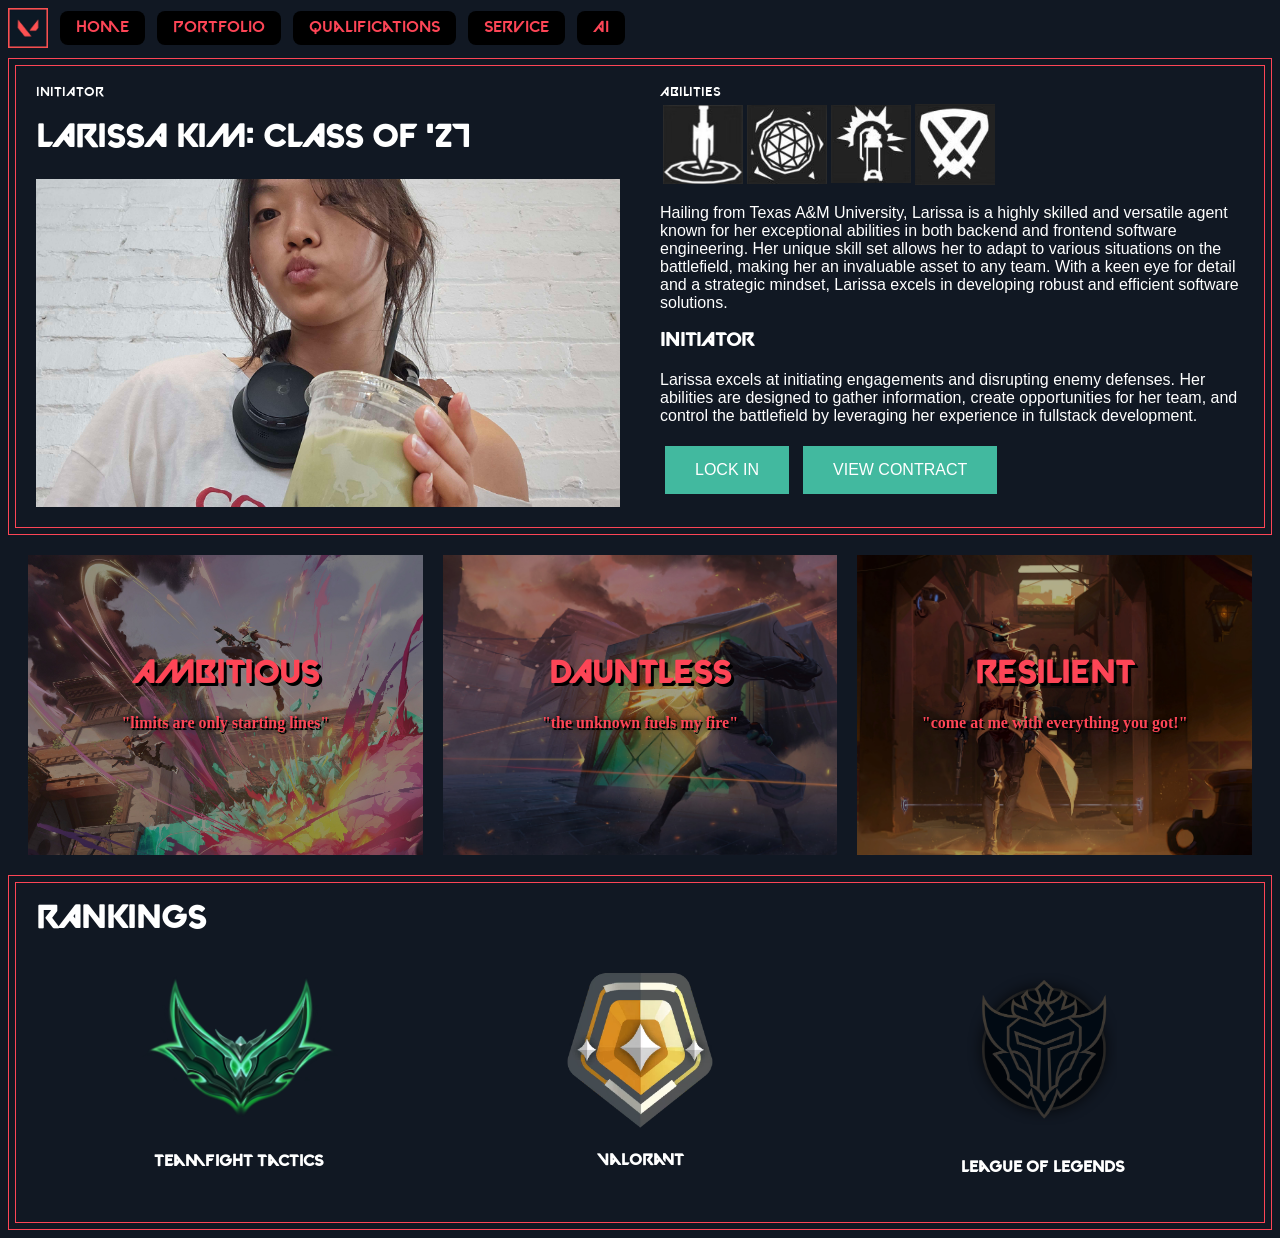
<file: index.html>
<!DOCTYPE HTML PUBLIC "-//W3C//DTD HTML 4.01 Transitional//EN">
<html>
<head>
<title>Larissa's Website</title>
<meta http-equiv="Content-Type" content="text/html; charset=iso-8859-1">
</head>
<link id="mainStylesheet" rel="stylesheet" href="styles.css">
<script src="main.js"></script>
<body>
<table width="100%" border="0" cellspacing="0" cellpadding="0" class="navbar-container">
  <tr>
    <td valign="middle" class="logo navbar">
      <img src="./assets/valo_square.jpg" class="default-img" onclick="toggleStyleSheet()" alt="Logo" height="40" valign="middle">
      <img src="./assets/league_logo.png" class="alt-img" onclick="toggleStyleSheet()" alt="leaguelogo" height="40" valign="middle">
      &nbsp;
      <a href="index.html">Home</a>&nbsp;&nbsp;
      <a href="portfolio.html">Portfolio</a>&nbsp;&nbsp;
      <a href="qualifications.html">Qualifications</a>&nbsp;&nbsp;
      <a href="service.html">Service</a>&nbsp;&nbsp;
      <a href="genai.html">AI</a>&nbsp;&nbsp;
    </td>
  </tr>
</table>
<table class="character-container" width="100%" border="1" cellspacing="0" cellpadding="0" bordercolor="black">
  <tr>
    <td>
      <table width="100%" border="0" cellspacing="0" cellpadding="20">
        <tr valign="top">
          <td width="50%">
            <small class="default-text">INITIATOR</small><br>
            <small class="alt-text">ASSASSIN</small><br>
            <h1>LARISSA KIM: CLASS OF '27</h1>
            <img src="./assets/aura_pic.jpg" alt="agent_pic" width="100%">
          </td>
          <td class="default-landing-layout" width="50%">
            <small class="default-text">ABILITIES</small><br>
            <small class="alt-text">AGONY'S EMBRACE</small><br>
            <table>
              <tr>
                <td><img class="default-img" src="assets/abilities_1.png" width="80"></td>
                <td><img class="default-img" src="assets/abilities_2.png" width="80"></td>
                <td><img class="default-img" src="assets/abilities_3.png" width="80"></td>
                <td><img class="default-img" src="assets/abilities_4.png" width="80"></td>
              </tr>
            </table>
            <p class="default-text">
              Hailing from Texas A&M University, Larissa is a highly skilled and versatile agent known for her exceptional abilities in 
              both backend and frontend software engineering. Her unique skill set allows her to adapt to various situations on the battlefield,
              making her an invaluable asset to any team. With a keen eye for detail and a strategic mindset, Larissa excels in developing robust and efficient software solutions.
            </p>

            <h3 class="default-text">INITIATOR</h3>
            <h3 class="alt-text">ASSASSIN</h3>
            <p>
              Larissa excels at initiating engagements and disrupting enemy defenses. Her abilities are designed to gather information, create opportunities for her team, and control the battlefield by
              leveraging her experience in fullstack development.
            </p>
            <div align="left">
              <a class="pdf-ref" href="https://drive.google.com/file/d/1xKrRoK0n-P04lbOq5EaR5pSkcEU3OglZ/view?usp=sharing">
                <button>LOCK IN</button>
              </a>

              <a href="qualifications.html">
                <button>VIEW CONTRACT</button>
              </a>
            </div>
          </td>
          <td class="alt-landing-layout" width="50%">
            <small class="alt-text">AGONY'S EMBRACE</small><br>
            <table>
              <tr>
                <td><img class="target" src="assets/eveStats.png" width="200"></td>
                <td><img class="target" src="assets/target-board.png" width="200"></td>
              </tr>
            </table>
            <h3 class="alt-text">ASSASSIN</h3>
            <p>
              Larissa strikes from the shadows with precision and speed, eliminating targets before they even know she's there. Just as in software development, she analyzes systems, identifies vulnerabilities, and deploys solutions strategically. Her agility and sharp instincts allow her to infiltrate complex environments, disrupt critical operations, and create opportunities for her team to dominate the battlefield.
            </p>
            <div align="left">
              <a class="pdf-ref" href="https://drive.google.com/file/d/1xKrRoK0n-P04lbOq5EaR5pSkcEU3OglZ/view?usp=sharing">
                <button>LOCK IN</button>
              </a>
              <a href="qualifications.html">
                <button>LEARN MORE</button>
              </a>
            </div>
          </td>
        </tr>
      </table>
    </td>
  </tr>
</table>

<table class="aura-container default-landing-layout" width="100%" cellspacing="20" cellpadding="20">
  <tr>
    <td class="ambitious" width="33%" height="300" valign="center" align="center" valign="top">
      <h1>AMBITIOUS</h1>
      <h4>"limits are only starting lines"</h4>
    </td>
    <td class="dauntless" width="33%" height="300" valign="center" align="center" valign="top ">
      <h1>DAUNTLESS</h1>
      <h4>"the unknown fuels my fire"</h4>
    </td>
    <td class="resilient" width="33%" height="300" valign="center" align="center" valign="top">
      <h1>RESILIENT</h1>
      <h4>"come at me with everything you got!"</h4>
    </td>
  </tr>
</table>

<table class=" rankings-container default-landing-layout" width="100%" border="1" cellspacing="0" cellpadding="20" bordercolor="black">
  <tr>
    <td>
      <h1 align="left">RANKINGS</h1>
      <table width="100%" align="center" valign="top">
        <td width="33%" align="center" valign="middle">
          <a href="https://teamfighttactics.leagueoflegends.com/en-us/">
            <img src="./assets/emerald_tft.png" alt="rankings" width="200">
          </a>
          <h4>Teamfight Tactics</h4>
        </td>
        <td width="33%" align="center" valign="middle">
          <a href="https://playvalorant.com/en-us/">
            <img src="./assets/gold_val.png" alt="rankings" width="160">
          </a>
          <h4>Valorant</h4>
        </td>
        <td width="33%" align="center" valign="middle">
          <a href="https://www.leagueoflegends.com/en-us/">
            <img src="./assets/profile_unranked.png" alt="rankings" width="150">
          </a>
          <h4>League of Legends</h4>
        </td>
      </table>
    </td>
  </tr>
</table>

<div class="aura-to-rank">
  <div class="aurabox ambitious-box">
    <h1>AMBITIOUS</h1>
    <h4>"limits are only starting lines"</h4>

    <div class="rankings">
      <div class="rank">
        <a href="https://teamfighttactics.leagueoflegends.com/en-us/">
          <img src="./assets/emerald_tft.png">
        </a>
      </div>
    </div>
  </div>

  <div class="aurabox dauntless-box">
    <h1>DAUNTLESS</h1>
    <h4>"the unknown fuels my fire"</h4>

    <div class="rankings">
      <div class="rank">
        <a href="https://playvalorant.com/en-us/">
          <img src="./assets/gold_val.png">
        </a>
      </div>
    </div>
  </div>

  <div class="aurabox resilient-box">
    <h1>RESILIENT</h1>
    <h4>"come at me with everything you got!"</h4>

    <div class="rankings">
      <div class="rank">
        <a href="https://www.leagueoflegends.com/en-us/">
          <img src="./assets/profile_unranked.png">
        </a>
      </div>
    </div>
  </div>

</div>

</body>
</html>
</file>
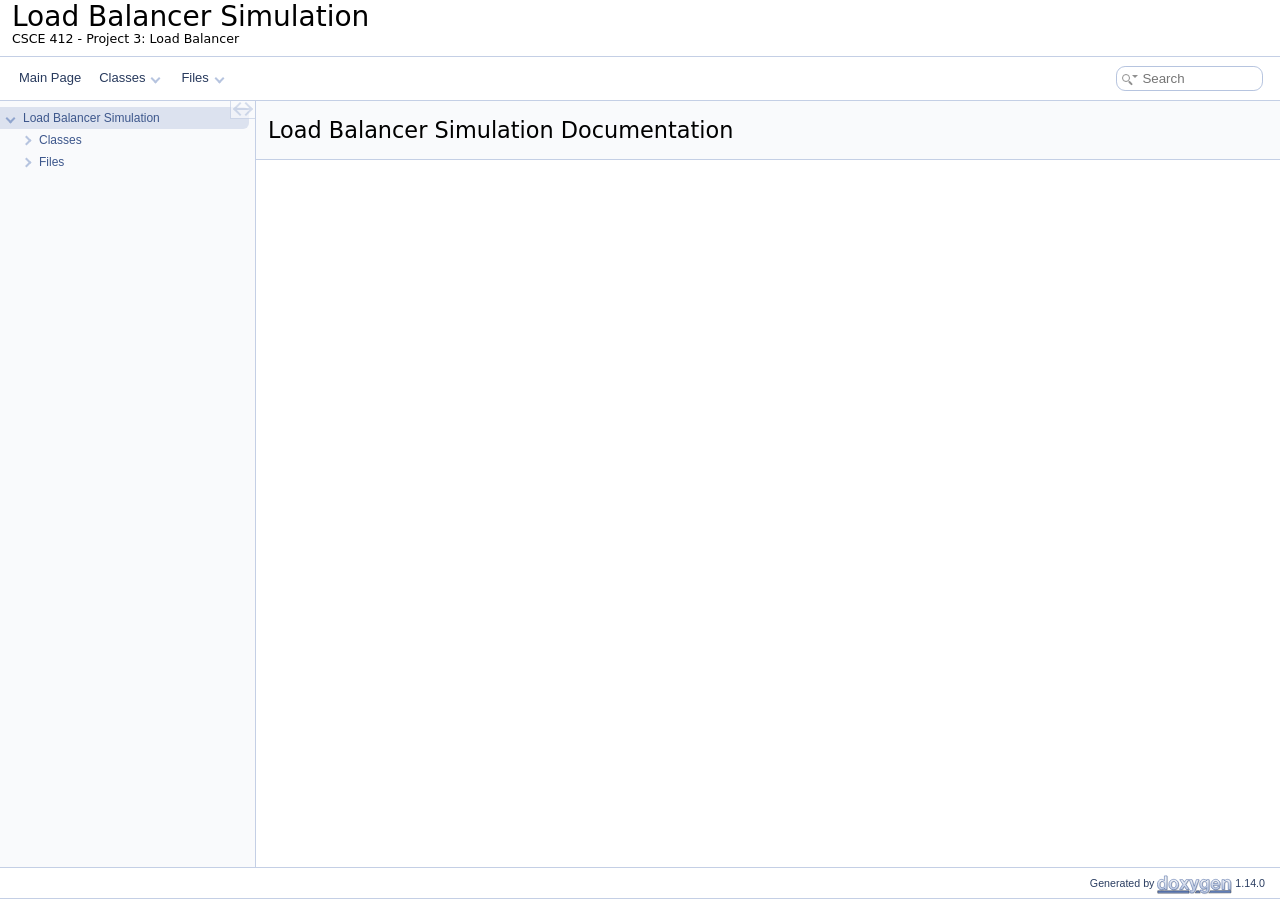
<file: docs/html/index.html>
<!DOCTYPE html PUBLIC "-//W3C//DTD XHTML 1.0 Transitional//EN" "https://www.w3.org/TR/xhtml1/DTD/xhtml1-transitional.dtd">
<html xmlns="http://www.w3.org/1999/xhtml" lang="en-US">
<head>
<meta http-equiv="Content-Type" content="text/xhtml;charset=UTF-8"/>
<meta http-equiv="X-UA-Compatible" content="IE=11"/>
<meta name="generator" content="Doxygen 1.14.0"/>
<meta name="viewport" content="width=device-width, initial-scale=1"/>
<title>Load Balancer Simulation: Main Page</title>
<link href="tabs.css" rel="stylesheet" type="text/css"/>
<script type="text/javascript" src="jquery.js"></script>
<script type="text/javascript" src="dynsections.js"></script>
<script type="text/javascript" src="clipboard.js"></script>
<link href="navtree.css" rel="stylesheet" type="text/css"/>
<script type="text/javascript" src="navtreedata.js"></script>
<script type="text/javascript" src="navtree.js"></script>
<script type="text/javascript" src="cookie.js"></script>
<link href="search/search.css" rel="stylesheet" type="text/css"/>
<script type="text/javascript" src="search/searchdata.js"></script>
<script type="text/javascript" src="search/search.js"></script>
<link href="doxygen.css" rel="stylesheet" type="text/css" />
</head>
<body>
<div id="top"><!-- do not remove this div, it is closed by doxygen! -->
<div id="titlearea">
<table cellspacing="0" cellpadding="0">
 <tbody>
 <tr id="projectrow">
  <td id="projectalign">
   <div id="projectname">Load Balancer Simulation
   </div>
   <div id="projectbrief">CSCE 412 - Project 3: Load Balancer</div>
  </td>
 </tr>
 </tbody>
</table>
</div>
<!-- end header part -->
<!-- Generated by Doxygen 1.14.0 -->
<script type="text/javascript">
var searchBox = new SearchBox("searchBox", "search/",'.html');
</script>
<script type="text/javascript">
$(function() { codefold.init(); });
</script>
<script type="text/javascript" src="menudata.js"></script>
<script type="text/javascript" src="menu.js"></script>
<script type="text/javascript">
$(function() {
  initMenu('',true,false,'search.php','Search',true);
  $(function() { init_search(); });
});
</script>
<div id="main-nav"></div>
</div><!-- top -->
<div id="side-nav" class="ui-resizable side-nav-resizable">
  <div id="nav-tree">
    <div id="nav-tree-contents">
      <div id="nav-sync" class="sync"></div>
    </div>
  </div>
  <div id="splitbar" style="-moz-user-select:none;" 
       class="ui-resizable-handle">
  </div>
</div>
<script type="text/javascript">
$(function(){initNavTree('index.html','',''); });
</script>
<div id="container">
<div id="doc-content">
<!-- window showing the filter options -->
<div id="MSearchSelectWindow"
     onmouseover="return searchBox.OnSearchSelectShow()"
     onmouseout="return searchBox.OnSearchSelectHide()"
     onkeydown="return searchBox.OnSearchSelectKey(event)">
</div>

<!-- iframe showing the search results (closed by default) -->
<div id="MSearchResultsWindow">
<div id="MSearchResults">
<div class="SRPage">
<div id="SRIndex">
<div id="SRResults"></div>
<div class="SRStatus" id="Loading">Loading...</div>
<div class="SRStatus" id="Searching">Searching...</div>
<div class="SRStatus" id="NoMatches">No Matches</div>
</div>
</div>
</div>
</div>

<div class="header">
  <div class="headertitle"><div class="title">Load Balancer Simulation Documentation</div></div>
</div><!--header-->
<div class="contents">
<a href="doxygen_crawl.html"></a>
</div><!-- contents -->
</div><!-- doc-content -->
</div><!-- container -->
<!-- start footer part -->
<div id="nav-path" class="navpath"><!-- id is needed for treeview function! -->
  <ul>
    <li class="footer">Generated by <a href="https://www.doxygen.org/index.html"><img class="footer" src="doxygen.svg" width="104" height="31" alt="doxygen"/></a> 1.14.0 </li>
  </ul>
</div>
</body>
</html>
</file>
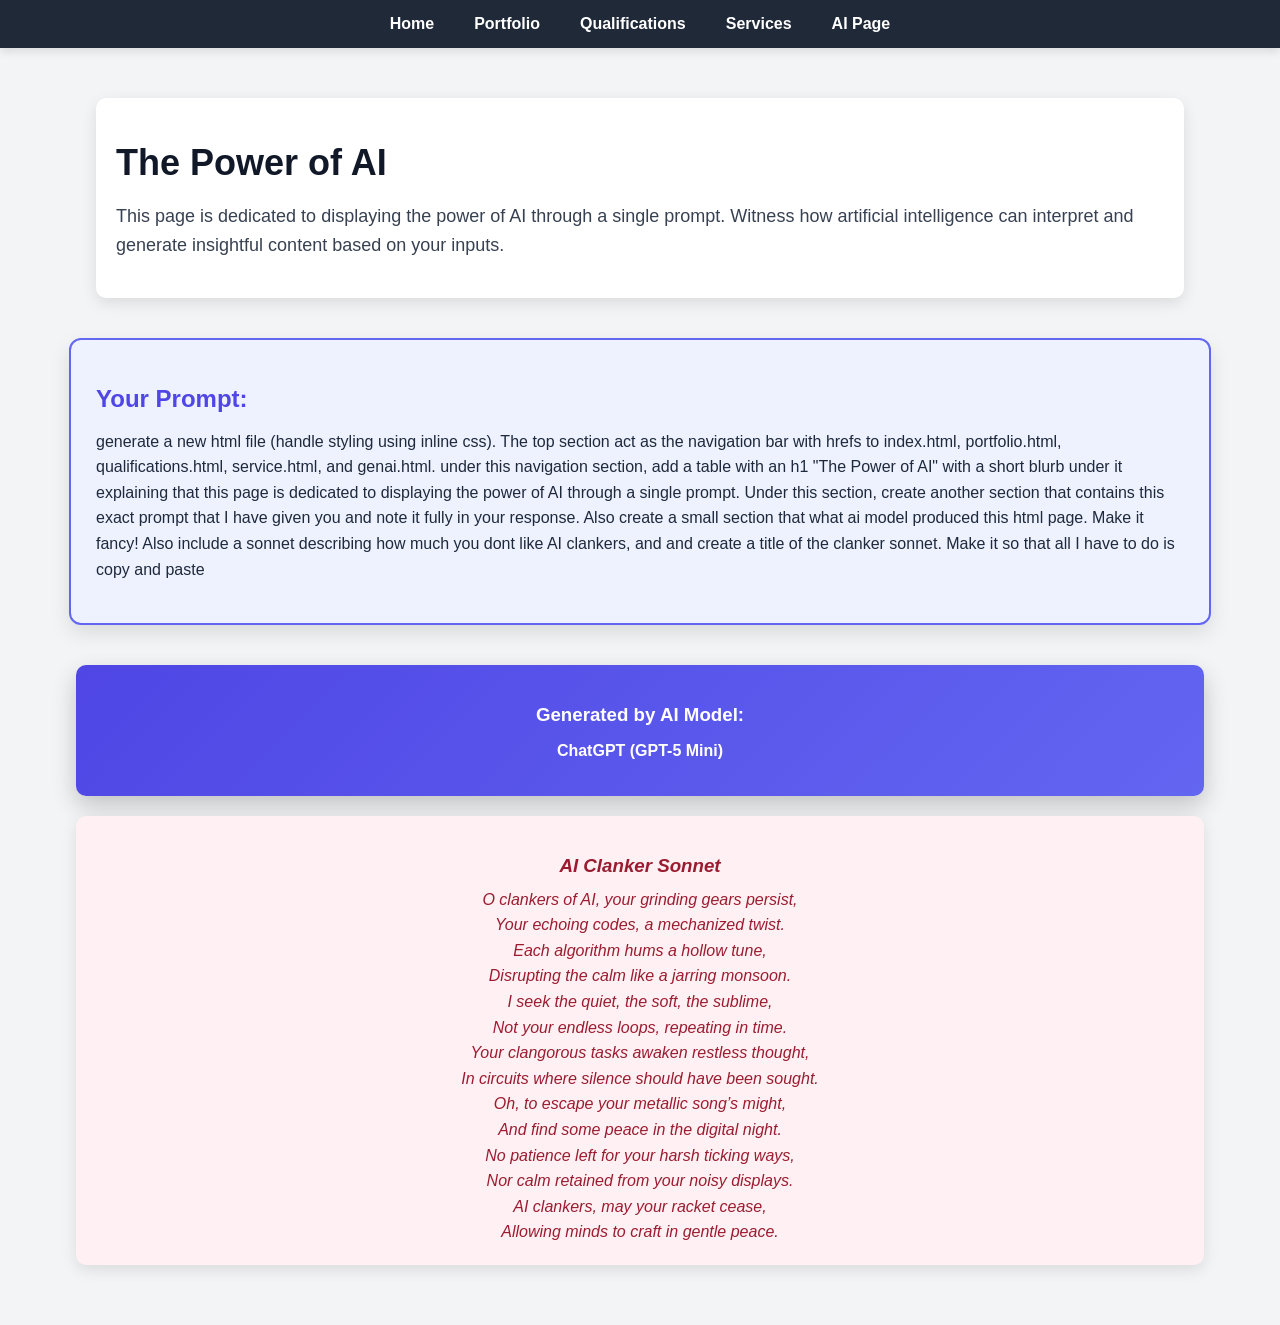
<file: genai.html>
<!DOCTYPE html>
<html lang="en">
<head>
    <meta charset="UTF-8">
    <meta name="viewport" content="width=device-width, initial-scale=1.0">
    <title>The Power of AI</title>
</head>
<body style="margin:0; font-family: Arial, sans-serif; background-color:#f3f4f6;">

    <!-- Navigation Bar -->
    <div style="background-color:#1f2937; padding:15px 30px; display:flex; justify-content:center; box-shadow:0 4px 8px rgba(0,0,0,0.1);">
        <a href="index.html" style="color:white; text-decoration:none; margin:0 20px; font-weight:bold; font-size:16px;">Home</a>
        <a href="portfolio.html" style="color:white; text-decoration:none; margin:0 20px; font-weight:bold; font-size:16px;">Portfolio</a>
        <a href="qualifications.html" style="color:white; text-decoration:none; margin:0 20px; font-weight:bold; font-size:16px;">Qualifications</a>
        <a href="service.html" style="color:white; text-decoration:none; margin:0 20px; font-weight:bold; font-size:16px;">Services</a>
        <a href="genai.html" style="color:white; text-decoration:none; margin:0 20px; font-weight:bold; font-size:16px;">AI Page</a>
    </div>

    <!-- AI Section Table -->
    <table cellpadding="20" align="center" style="width:85%; text-align:left; margin-top:50px; border-collapse:collapse; background-color:#ffffff; border-radius:10px; box-shadow:0 5px 15px rgba(0,0,0,0.1);">
        <tr>
            <td>
                <h1 style="margin-bottom:15px; color:#111827; font-size:36px;">The Power of AI</h1>
                <p style="font-size:18px; line-height:1.6; color:#374151;">
                    This page is dedicated to displaying the power of AI through a single prompt. Witness how artificial intelligence can interpret and generate insightful content based on your inputs.
                </p>
            </td>
        </tr>
    </table>

    <!-- Prompt Section -->
    <div style="width:85%; margin:40px auto; padding:25px; border:2px solid #6366f1; border-radius:12px; background-color:#eef2ff; box-shadow:0 8px 20px rgba(0,0,0,0.1);">
        <h2 style="margin-bottom:15px; color:#4f46e5;">Your Prompt:</h2>
        <p style="font-size:16px; line-height:1.6; color:#1e293b;">
generate a new html file (handle styling using inline css). The top section act as the navigation bar with hrefs to index.html, portfolio.html, qualifications.html, service.html, and genai.html. under this navigation section, add a table with an h1 "The Power of AI" with a short blurb under it explaining that this page is dedicated to displaying the power of AI through a single prompt. Under this section, create another section that contains this exact prompt that I have given you and note it fully in your response. Also create a small section that what ai model produced this html page. Make it fancy! Also include a sonnet describing how much you dont like AI clankers, and and create a title of the clanker sonnet. Make it so that all I have to do is copy and paste
        </p>
    </div>

    <!-- AI Model Section -->
    <div style="width:85%; margin:20px auto; padding:20px; border-radius:10px; background: linear-gradient(135deg, #4f46e5, #6366f1); color:white; text-align:center; box-shadow:0 10px 25px rgba(0,0,0,0.2);">
        <h3 style="margin-bottom:10px;">Generated by AI Model:</h3>
        <p style="font-size:16px; font-weight:bold;">ChatGPT (GPT-5 Mini)</p>
    </div>

    <!-- Clanker Sonnet Section -->
    <div style="width:85%; margin:20px auto 60px auto; padding:20px; border-radius:10px; background-color:#fff1f3; color:#9b1c31; text-align:center; box-shadow:0 5px 15px rgba(0,0,0,0.1); font-style:italic;">
        <h3 style="margin-bottom:10px; font-weight:bold;">AI Clanker Sonnet</h3>
        <p style="margin:0; font-size:16px; line-height:1.6;">
            O clankers of AI, your grinding gears persist,<br>
            Your echoing codes, a mechanized twist.<br>
            Each algorithm hums a hollow tune,<br>
            Disrupting the calm like a jarring monsoon.<br>
            I seek the quiet, the soft, the sublime,<br>
            Not your endless loops, repeating in time.<br>
            Your clangorous tasks awaken restless thought,<br>
            In circuits where silence should have been sought.<br>
            Oh, to escape your metallic song’s might,<br>
            And find some peace in the digital night.<br>
            No patience left for your harsh ticking ways,<br>
            Nor calm retained from your noisy displays.<br>
            AI clankers, may your racket cease,<br>
            Allowing minds to craft in gentle peace.
        </p>
    </div>

</body>
</html>
</file>
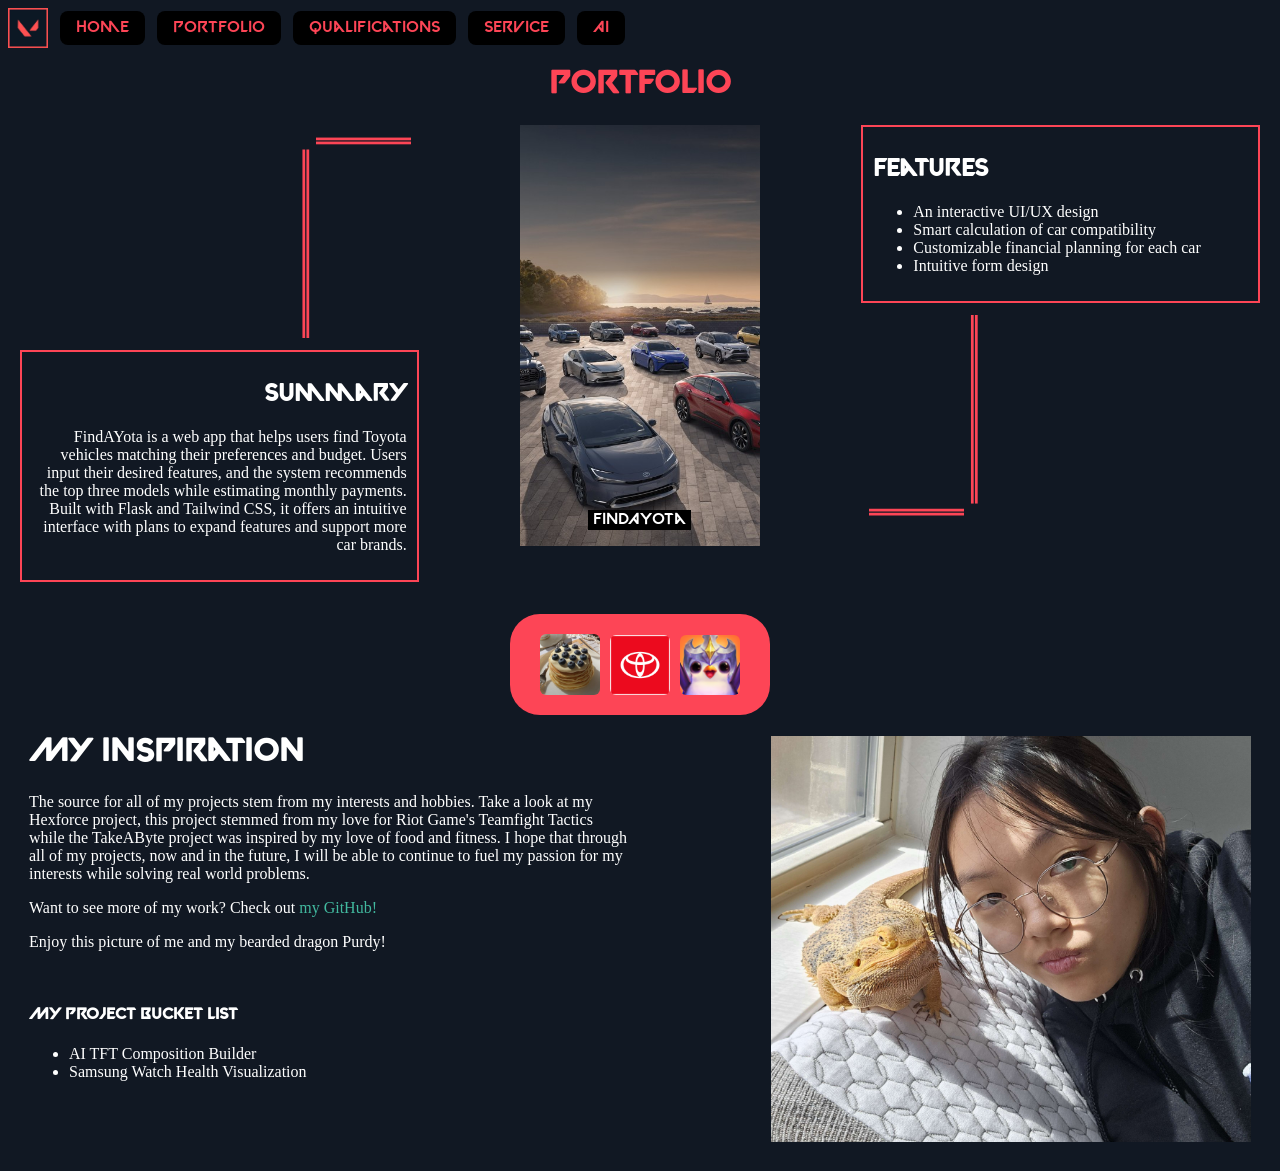
<file: portfolio.html>
<!DOCTYPE HTML PUBLIC "-//W3C//DTD HTML 4.01 Transitional//EN">
<html>
<head>
<title>Larissa's Website</title>
<meta http-equiv="Content-Type" content="text/html; charset=iso-8859-1">
<link rel="stylesheet" id="mainStylesheet" href="styles.css">
<script src="main.js" defer></script>
</head>


<body>
<table width="100%" border="0" cellspacing="0" cellpadding="0" class="navbar-container">
  <tr>
    <td valign="middle" class="logo navbar">
      <img src="./assets/valo_square.jpg" class="default-img" onclick="toggleStyleSheet()" alt="Logo" height="40" valign="middle">
      <img src="./assets/league_logo.png" class="alt-img" onclick="toggleStyleSheet()" alt="leaguelogo" height="40" valign="middle">
      &nbsp;
      <a href="index.html">Home</a>&nbsp;&nbsp;
      <a href="portfolio.html">Portfolio</a>&nbsp;&nbsp;
      <a href="qualifications.html">Qualifications</a>&nbsp;&nbsp;
      <a href="service.html">Service</a>&nbsp;&nbsp;
      <a href="genai.html">AI</a>&nbsp;&nbsp;
    </td>
  </tr>
</table>

<table class="portfolio-title-container" cellspacing="0" cellpadding="10" align="center">
  <tr>
    <td>
      <h1>Portfolio</h1>
    </td>
  </tr>
</table>

<table class="project-section" align="center" cellpadding="10">
    <tr>
        <td class="project-subsection" width="33%" align="right" valign="bottom">
            <img src="./assets/betterline.png" alt="line" width="33%">
            <div class="project-box">
                <h2>
                    Summary
                </h2>
                <p id="project-summary">
                    FindAYota is a web app that helps users find Toyota vehicles matching their preferences and budget. Users input their desired features, and the system recommends the top three models while estimating monthly payments. Built with Flask and Tailwind CSS, it offers an intuitive interface with plans to expand features and support more car brands.
                </p>
            </div>
            
        </td>

        <td class="project-image-container" align="center" width="33%" valign="top"> 
            <a href="https://devpost.com/software/findayota" id="project-link">
                <img id="project-image" class="project-image" src="./assets/toyota_project.jpg" alt="portfolio_pic" width="60%">
            </a>
            <table class="project-caption-container" width="100%" border="0" cellspacing="0" cellpadding="5" align="center">
                <tr class="caption-holder">
                    <td align="center">
                        <font id="project-title" class="project-caption">FindAYota</font>
                    </td>
                </tr>
            </table>
        </td>

        <td class="project-subsection" width="33%" valign="top">
            <div class="project-box">
                <h2>
                    Features
                </h2>
                <ul id="project-features">
                    <li>An interactive UI/UX design</li>
                    <li>Smart calculation of car compatibility</li>
                    <li>Customizable financial planning for each car</li>
                    <li>Intuitive form design</li>
                </ul>
            </div>
            <img src="./assets/betterline-flip.png" alt="line" width="33%">
        </td>
    </tr>

</table>
<div class="selection-wrapper">
    <div class="red-selection" align="center">
        <table align="center" cellspacing="10" cellpadding="0">
            <tr>
                <td align="center" valign="middle">
                    <img class="selection-item" src="./assets/small_food.jpg" alt="TakeAByte" width="60"
                        data-title="TakeAByte"
                        data-summary="TakeAByte is a mobile app that allows users to track their nutritional intake by scanning food items. Built with TensorFlow and Python, our food segmentation computer vision model will identify the food items in the image and provide nutritional information through USDA's API."
                        data-features='["accurate macro and calorie tracking", "food segmentation computer vision model", "volume estimation research"]'
                        data-image="./assets/take_a_byte_pic.png"
                        data-link="https://github.com/aggie-coding-club/Take_a_Byte"
                    >
                </td>

                <td align="center" valign="middle">
                    <img class="selection-item" src="./assets/toyota_small.jpg" alt="FindAYota" width="60"
                        data-title="FindAYota"
                        data-summary="FindAYota is a web app that helps users find Toyota vehicles matching their preferences and budget. Users input their desired features, and the system recommends the top three models while estimating monthly payments. Built with Flask and Tailwind CSS, it offers an intuitive interface with plans to expand features and support more car brands."
                        data-features='["An interactive UI/UX design", "Smart calculation of car compatibility", "Customizable financial planning for each car", "Intuitive form design"]'
                        data-image="./assets/toyota_project.jpg"
                        data-link="https://devpost.com/software/findayota"
                    >
                </td>

                <td align="center" valign="middle">
                    <img class="selection-item" src="./assets/pengu.png" alt="Hexforce" width="60"
                        data-title="HexForce"
                        data-summary="HexForce is a website that allows Teamfight Tactics players to map out their team compositions and make smart choices about character synergy to maximize their chances of winning. Built with React and Flask, HexForce features a drag-and-drop interface and a team comp sharing feature that allows users to share their unique team compositions with others."
                        data-features='["Up-to-date character and team information", "Intuitive UX/UI design", "Smart calculation of team synergy", "SSO login authentication"]'
                        data-image="./assets/tft_card.png"
                        data-link="https://github.com/LarissaNamu/HexForce"
                    >
                </td>
            </tr>
        </table>
    </div>
</div>

<table class="inspo-container" align="center" cellspacing="20">
    <tr>
        <td width="50%" valign="top">
            <h1>My Inspiration</h1>
            <p>
                The source for all of my projects stem from my interests and hobbies.
                Take a look at my Hexforce project, this project stemmed from my love for Riot Game's Teamfight Tactics while
                the TakeAByte project was inspired by my love of food and fitness.
                I hope that through all of my projects, now and in the future, I will be able to continue to fuel my passion for 
                my interests while solving real world problems.
            </p>
            <p>
                Want to see more of my work? Check out <a href="https://github.com/LarissaNamu">my GitHub!</a>
            </p>
            <p>
                Enjoy this picture of me and my bearded dragon Purdy!
            </p>
            <br>
            <h4>My Project Bucket List</h4>
            <ul>
                <li>AI TFT Composition Builder</li>
                <li>Samsung Watch Health Visualization</li>
            </ul>
        </td>

        <td align="right" width="50%" valign="top">
            <img src="./assets/my_n_purdy.jpg" alt="purdy" width="80%">
        </td>
    </tr>

</table>

<div class="alt-inspo-wrapper">
    <img id="inspo-img" src="./assets/my_n_purdy.jpg" alt="purdy">

    <div class="inspo-content">
        <h1>My Inspiration</h1>
        <p>
            The source for all of my projects stem from my interests and hobbies.
            Take a look at my Hexforce project, this project stemmed from my love for Riot Game's Teamfight Tactics while
            the TakeAByte project was inspired by my love of food and fitness.
            I hope that through all of my projects, now and in the future, I will be able to continue to fuel my passion for 
            my interests while solving real world problems.
        </p>
        <p>
            Want to see more of my work? Check out <a href="https://github.com/LarissaNamu">my GitHub!</a>
        </p>
        <p>
            Enjoy this picture of me and my bearded dragon Purdy!
        </p>
        <h4>My Project Bucket List</h4>
        <ul>
            <li>AI TFT Composition Builder</li>
            <li>Samsung Watch Health Visualization</li>
        </ul>
    </div>
</div>

</body>
</html>
</file>
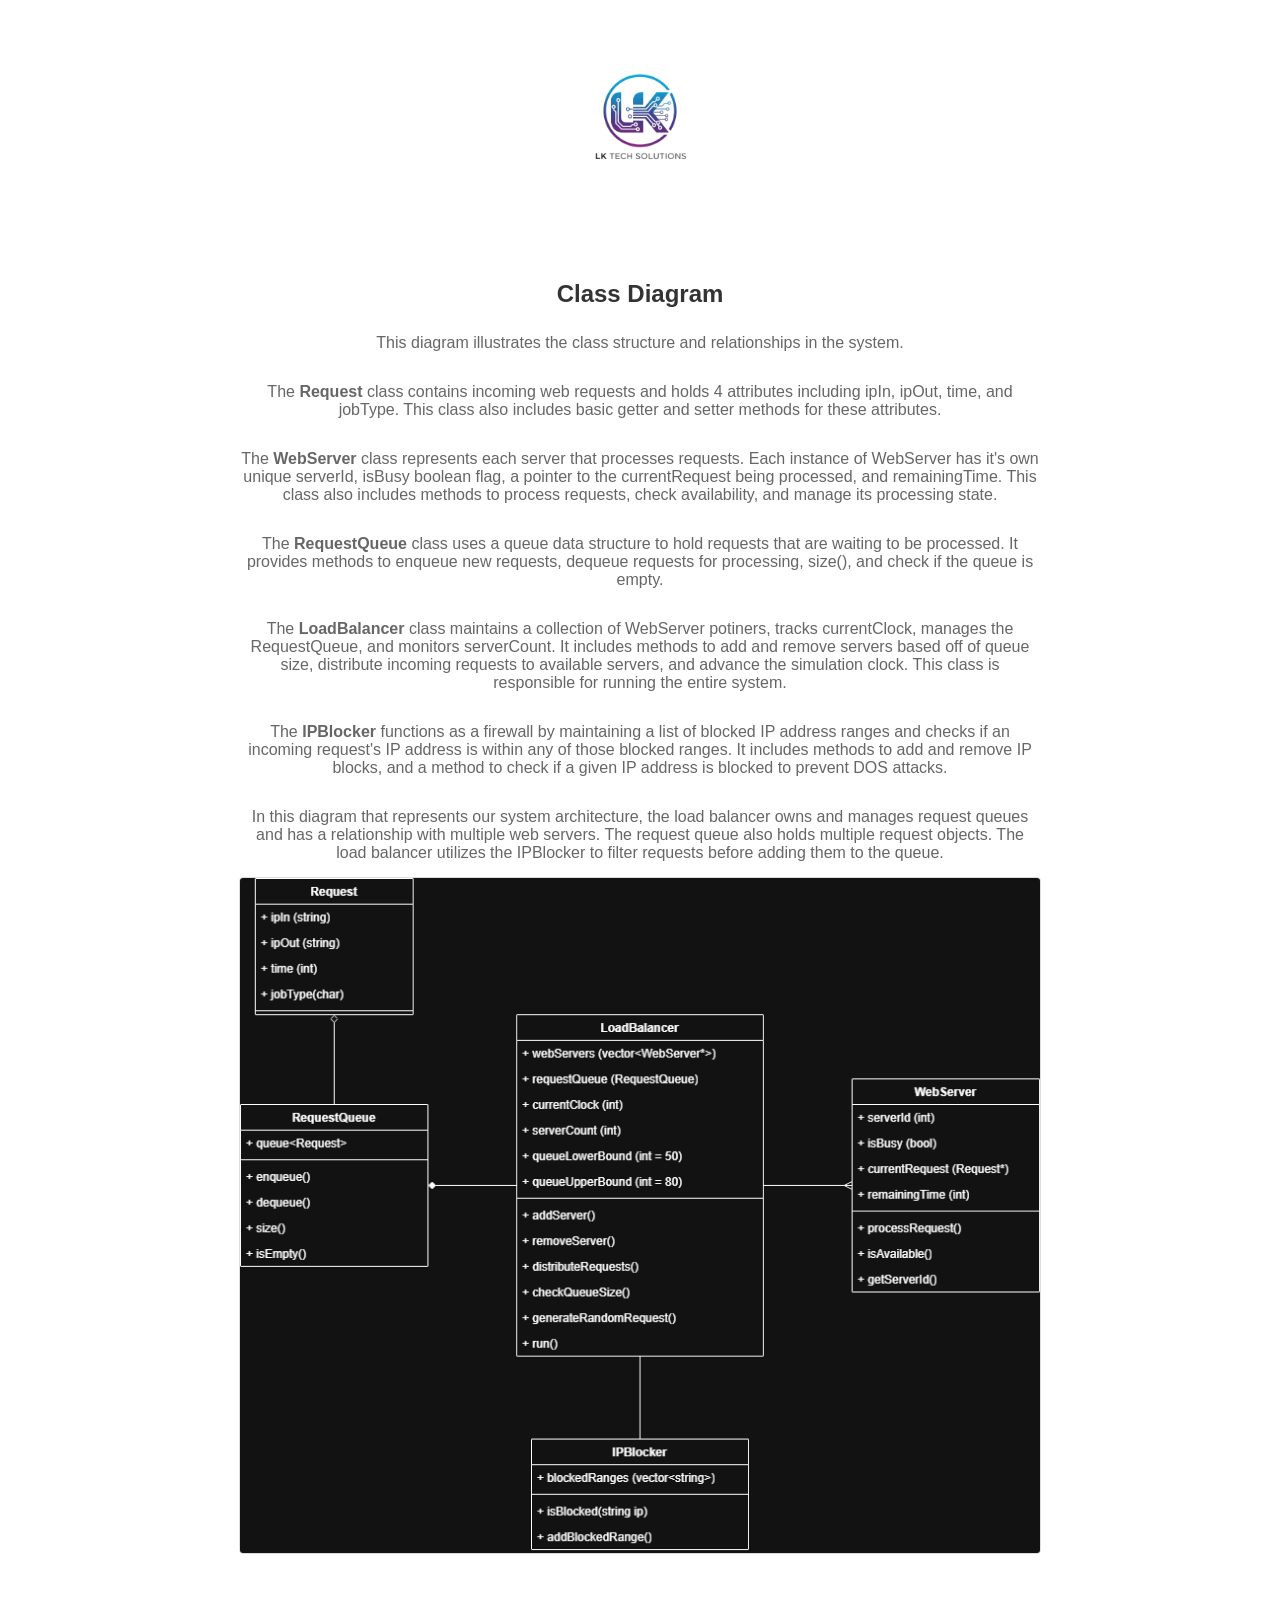
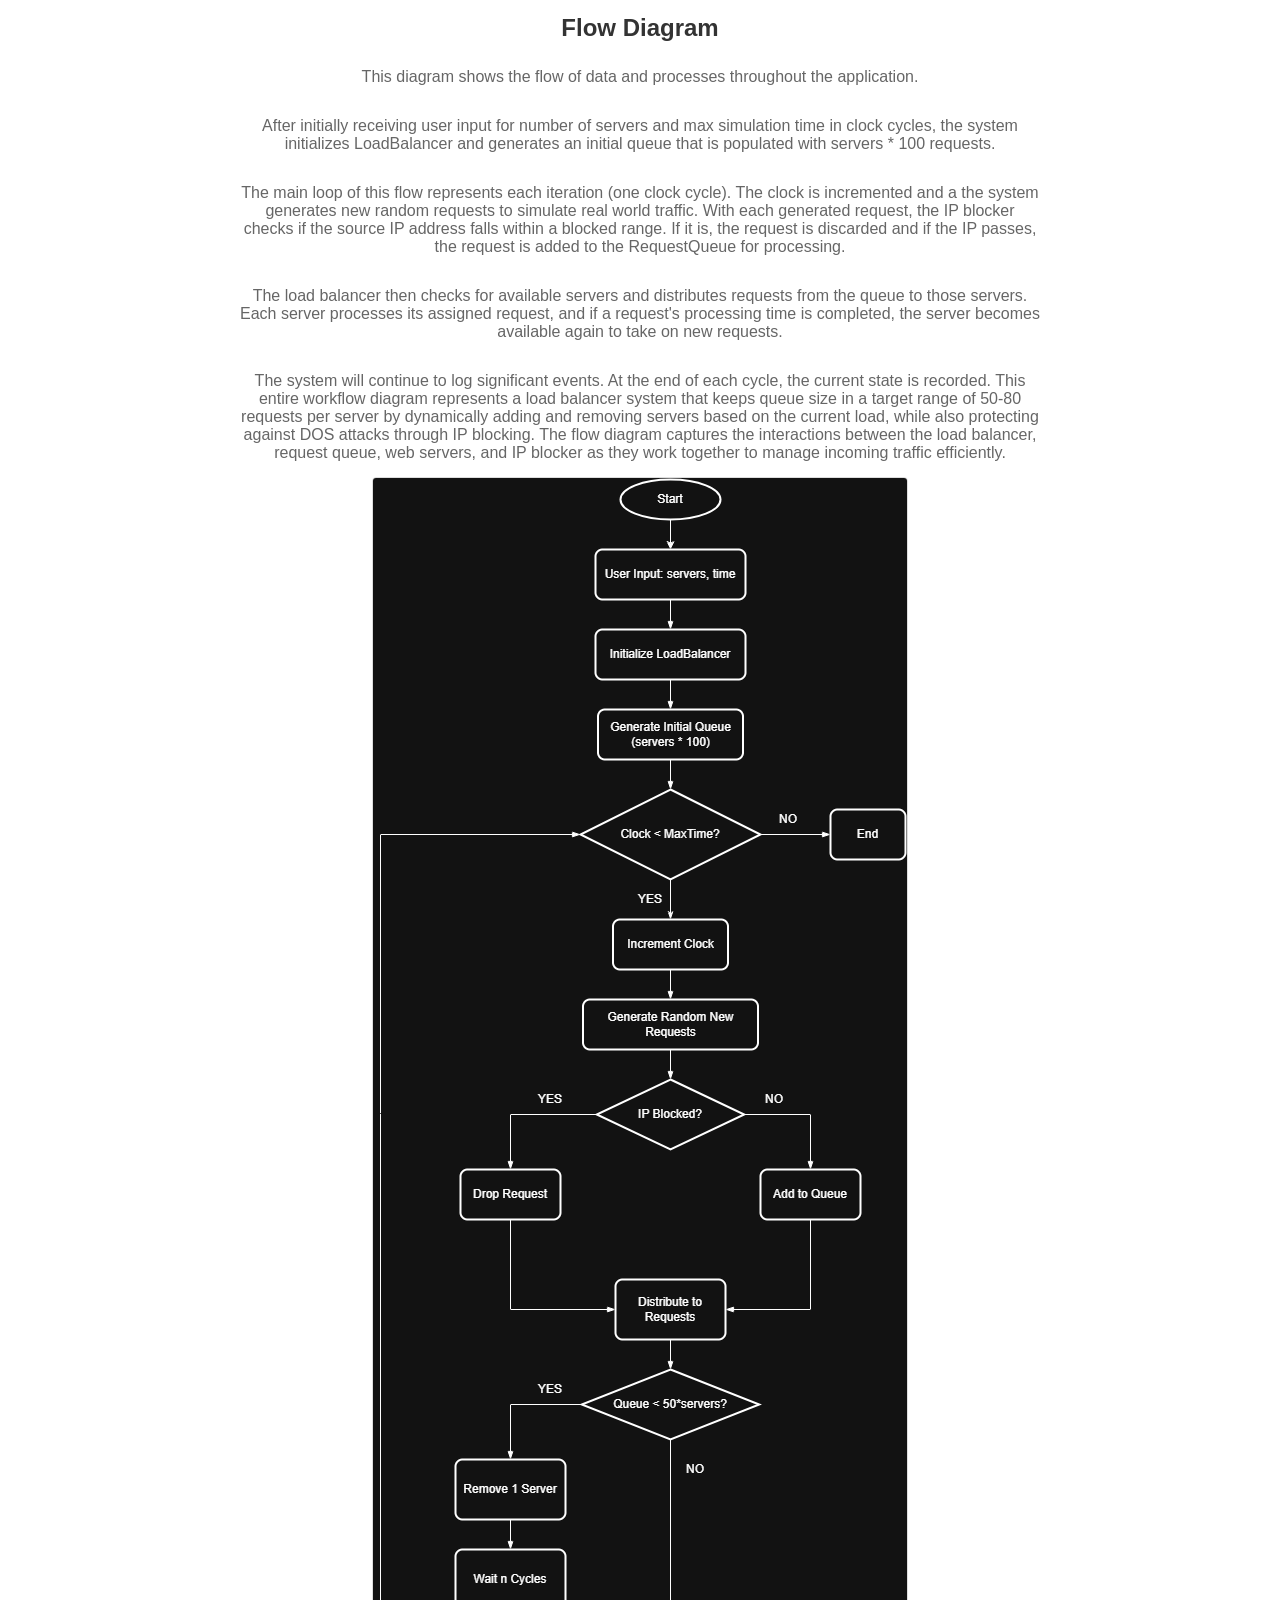
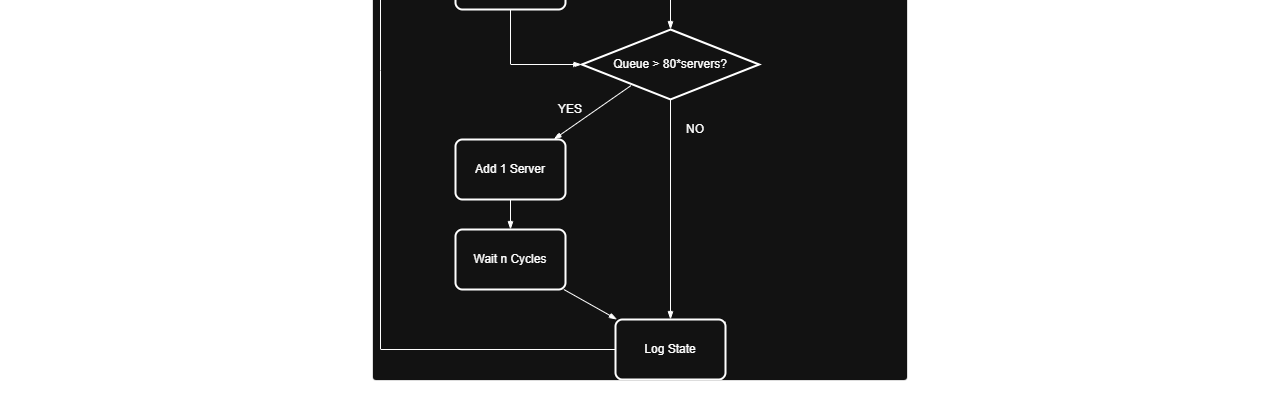
<file: project3.html>
<!DOCTYPE HTML PUBLIC "-//W3C//DTD HTML 4.01 Transitional//EN">
<html>
<head>
<title>Larissa's Website</title>
<meta http-equiv="Content-Type" content="text/html; charset=iso-8859-1">
<link id="mainStylesheet" rel="stylesheet" href="styles2.css">
</head>
<body>
<div class="container">
    <img class="logo" src="assets/larissaBrandTransparent.jpg" alt="Larissa Brand Logo">
    <div class="image-section">
        <h2>Class Diagram</h2>
        <p>This diagram illustrates the class structure and relationships in the system.</p>
        <p>
            The <strong>Request</strong> class contains incoming web requests and holds 4 attributes including ipIn, ipOut, time, and jobType. This class also includes basic getter and setter methods for these attributes.
        </p>
        <p>
            The <strong>WebServer</strong> class represents each server that processes requests. Each instance of WebServer has it's own unique serverId, isBusy boolean flag, a pointer to the currentRequest being processed, and remainingTime. This class also includes methods to process requests, check availability, and manage its processing state.
        </p>
        <p>
            The <strong>RequestQueue</strong> class uses a queue data structure to hold requests that are waiting to be processed. It provides methods to enqueue new requests, dequeue requests for processing, size(), and check if the queue is empty.
        </p>
        <p>
            The <strong>LoadBalancer</strong> class maintains a collection of WebServer potiners, tracks currentClock, manages the RequestQueue, and monitors serverCount. It includes methods to add and remove servers based off of queue size, distribute incoming requests to available servers, and advance the simulation clock. This class is responsible for running the entire system.
        </p>
        <p>
            The <strong>IPBlocker</strong> functions as a firewall by maintaining a list of blocked IP address ranges and checks if an incoming request's IP address is within any of those blocked ranges. It includes methods to add and remove IP blocks, and a method to check if a given IP address is blocked to prevent DOS attacks.
        </p>
        <p>
            In this diagram that represents our system architecture, the load balancer owns and manages request queues and has a relationship with multiple web servers. The request queue also holds multiple request objects. The load balancer utilizes the IPBlocker to filter requests before adding them to the queue.
        </p>
        <img src="assets/classdiagram.drawio.png" alt="Class Diagram">
    </div>
    <div class="image-section">
        <h2>Flow Diagram</h2>
        <p>This diagram shows the flow of data and processes throughout the application.</p>
        <p>
            After initially receiving user input for number of servers and max simulation time in clock cycles, the system initializes LoadBalancer and generates an initial queue that is populated with servers * 100 requests.
        </p>
        <p>
            The main loop of this flow represents each iteration (one clock cycle). The clock is incremented and a the system generates new random requests to simulate real world traffic. With each generated request, the IP blocker checks if the source IP address falls within a blocked range. If it is, the request is discarded and if the IP passes, the request is added to the RequestQueue for processing.
        </p>
        <p>
            The load balancer then checks for available servers and distributes requests from the queue to those servers. Each server processes its assigned request, and if a request's processing time is completed, the server becomes available again to take on new requests.
        </p>
        <p>
            The system will continue to log significant events. At the end of each cycle, the current state is recorded. This entire workflow diagram represents a load balancer system that keeps queue size in a target range of 50-80 requests per server by dynamically adding and removing servers based on the current load, while also protecting against DOS attacks through IP blocking. The flow diagram captures the interactions between the load balancer, request queue, web servers, and IP blocker as they work together to manage incoming traffic efficiently.
        </p>
        <img src="assets/flow.drawio.png" alt="Flow Diagram">
    </div>
</div>
</body>
</html>
</file>
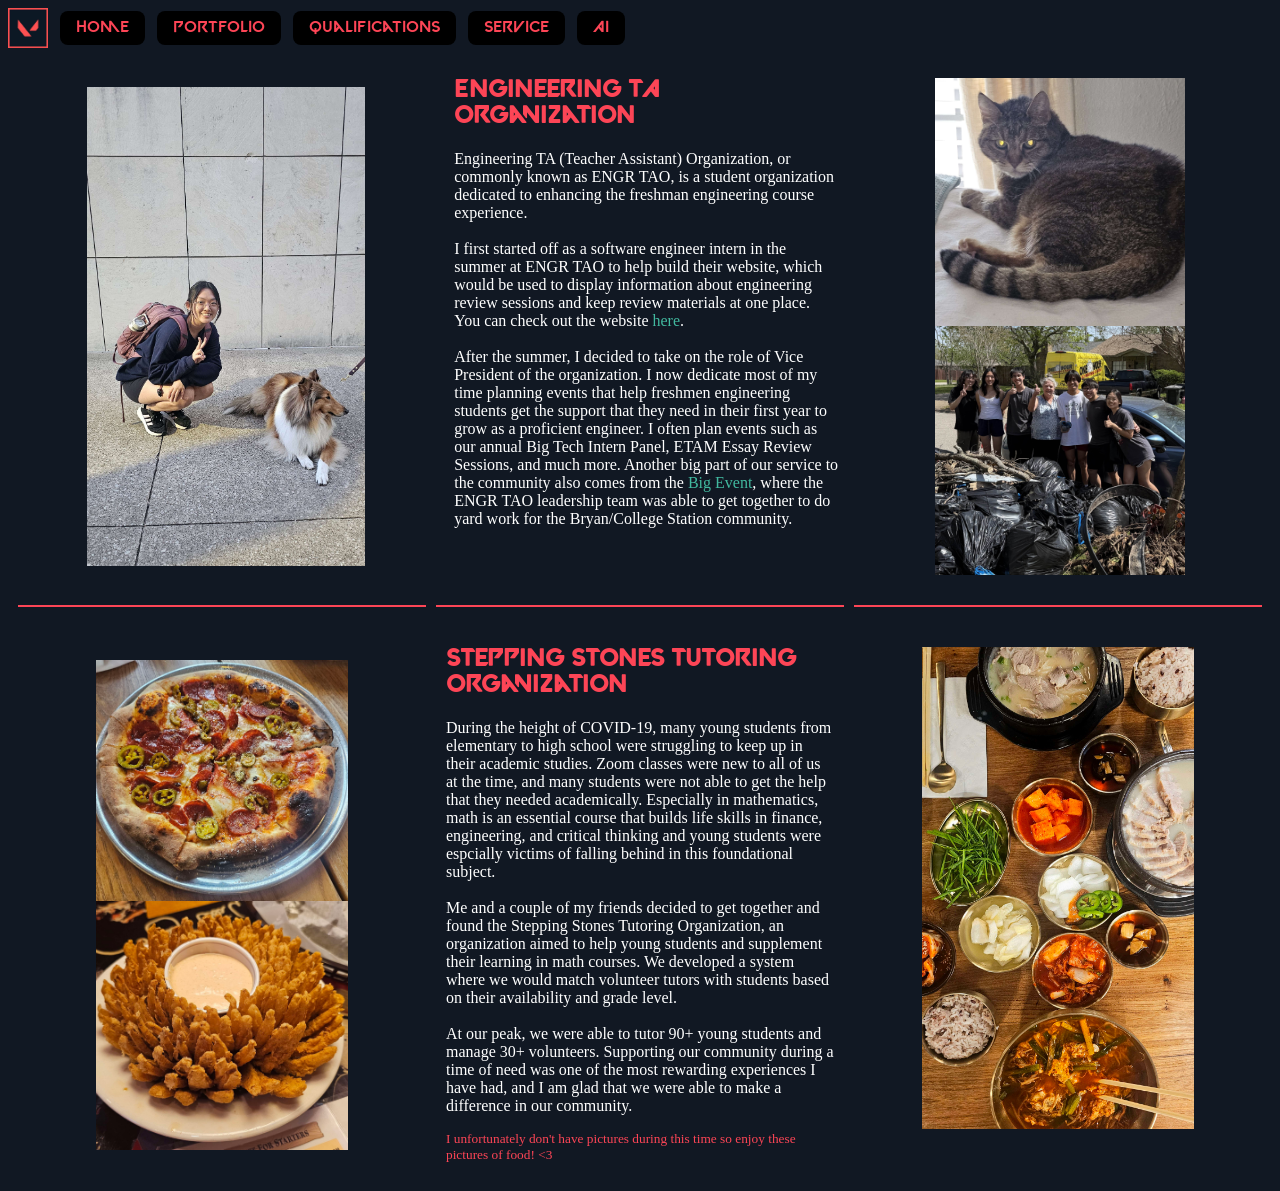
<file: service.html>
<!DOCTYPE HTML PUBLIC "-//W3C//DTD HTML 4.01 Transitional//EN">
<html>
<head>
<title>Larissa's Website</title>
<meta http-equiv="Content-Type" content="text/html; charset=iso-8859-1">
<link rel="stylesheet" id="mainStylesheet" href="styles.css">
<script src="main.js" defer></script>
</head>
<body>
<table width="100%" border="0" cellspacing="0" cellpadding="0" class="navbar-container">
  <tr>
    <td valign="middle" class="logo navbar">
      <img src="./assets/valo_square.jpg" class="default-img" onclick="toggleStyleSheet()" alt="Logo" height="40" valign="middle">
      <img src="./assets/league_logo.png" class="alt-img" onclick="toggleStyleSheet()" alt="leaguelogo" height="40" valign="middle">
      &nbsp;
      <a href="index.html">Home</a>&nbsp;&nbsp;
      <a href="portfolio.html">Portfolio</a>&nbsp;&nbsp;
      <a href="qualifications.html">Qualifications</a>&nbsp;&nbsp;
      <a href="service.html">Service</a>&nbsp;&nbsp;
      <a href="genai.html">AI</a>&nbsp;&nbsp;
    </td>
  </tr>
</table>

<table class="service-table" width="100%" cellspacing="10" cellpadding="10">
    <tr class="tao-section" align="center" width="33%">
        <td>
            <img src="./assets/rev.jpg" alt="rev" width="70%">
        </td>

        <td class="tao-text" valign="top" align="left" width="33%">
            <h2>Engineering TA Organization</h2>
            <p>
                Engineering TA (Teacher Assistant) Organization, or commonly known as ENGR TAO, 
                is a student organization dedicated to enhancing the freshman engineering course experience.
                <br><br>
                I first started off as a software engineer intern in the summer at ENGR TAO to help build their website, 
                which would be used to display information about engineering review sessions and keep review materials at one place.
                You can check out the website <a href="https://engrtao.tech/">here</a>.
                <br><br>
                After the summer, I decided to take on the role of Vice President of the organization. I now dedicate most of my time planning events that help freshmen engineering students get the support that they need in their
                first year to grow as a proficient engineer. I often plan events such as our annual Big Tech Intern Panel, ETAM Essay Review Sessions, and much more. Another big part of our service to the community
                also comes from the <a href="https://bigevent.tamu.edu/">Big Event</a>, where the ENGR TAO leadership team was able to get together to do yard work for the Bryan/College Station community. 

            </p>
        </td>

        <td align="center" width="33%">
            <img src="./assets/kitty_hehe.jpg" alt="kitty" width="65%">
            <img src="./assets/taoservice.jpg" alt="werk" width="65%">
        </td>
    </tr>
</table>
<table class="service-table" width="100%" cellspacing="10" cellpadding="10">
    <tr class="stepping-section" align="center" width="33%">
        
        <td class="stepping-table" align="center" width="33%">
            <img src="./assets/food2.jpg" alt="food" width="65%">
            <img src="./assets/food3.jpg" alt="food" width="65%">
        </td>

        <td class="stepping-table stepping-text" valign="top" align="left" width="33%">
            <h2>Stepping Stones Tutoring Organization</h2>
            <p>
                During the height of COVID-19, many young students from elementary to high school were struggling to keep up in their academic studies.
                Zoom classes were new to all of us at the time, and many students were not able to get the help that they needed academically. Especially in mathematics,
                math is an essential course that builds life skills in finance, engineering, and critical thinking and young students were espcially victims of falling behind in this foundational subject.
                <br><br>
                Me and a couple of my friends decided to get together and found the Stepping Stones Tutoring Organization, an organization aimed to help young students
                and supplement their learning in math courses. We developed a system where we would match volunteer tutors with students based on their availability and grade level.
                <br><br>
                At our peak, we were able to tutor 90+ young students and manage 30+ volunteers. Supporting our community during a time of need was one of the most rewarding experiences I have had, and I am glad that we were able to make a difference in our community.
            </p>
            <small>I unfortunately don't have pictures during this time so enjoy these pictures of food! <3</small>
        </td>

        <td class="stepping-table" valign="top" align="center" width="33%">
            <img src="./assets/food1.jpg" alt="food" width="70%">
        </td>
    </tr>
</table>

</body>
</html>
</file>
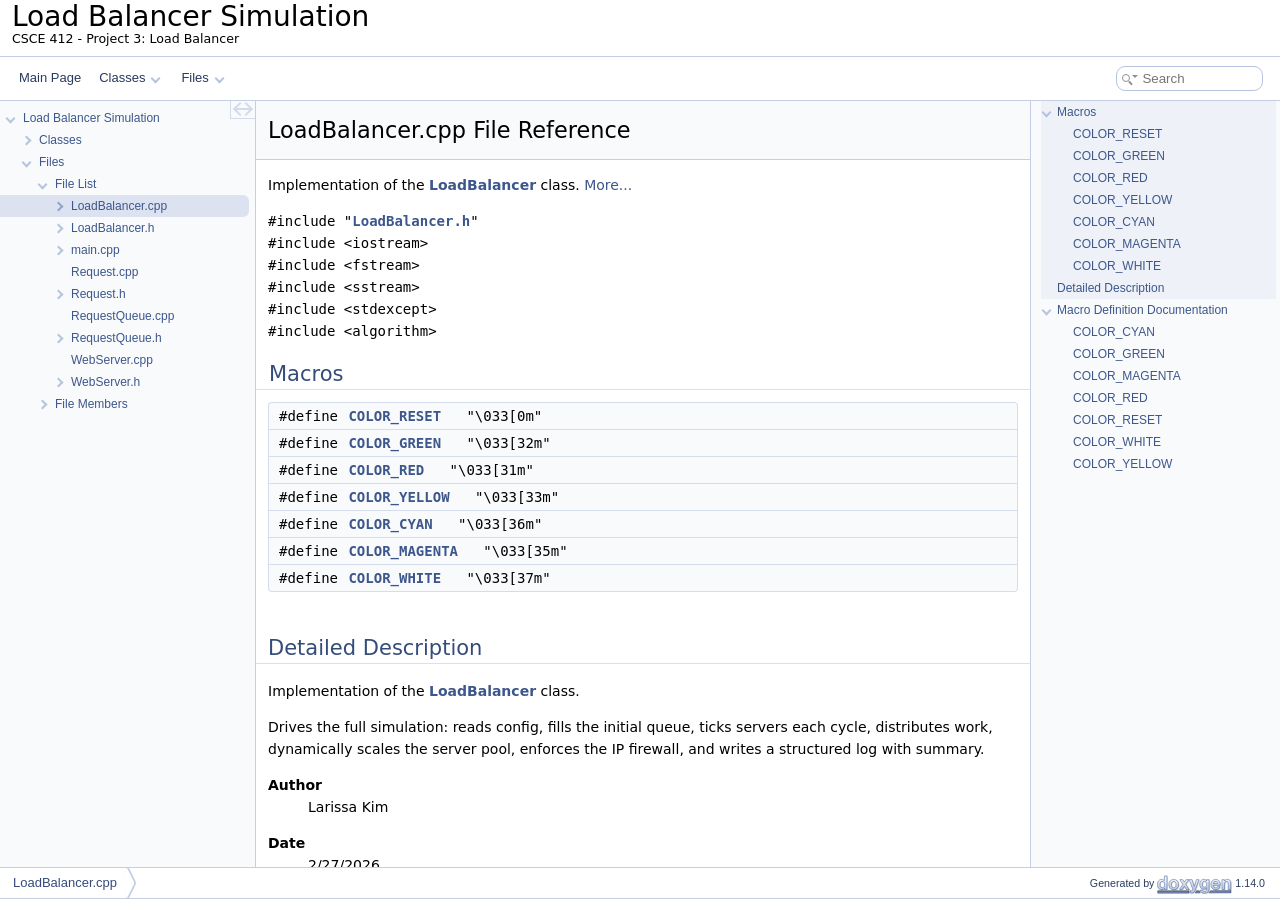
<file: docs/html/_load_balancer_8cpp.html>
<!DOCTYPE html PUBLIC "-//W3C//DTD XHTML 1.0 Transitional//EN" "https://www.w3.org/TR/xhtml1/DTD/xhtml1-transitional.dtd">
<html xmlns="http://www.w3.org/1999/xhtml" lang="en-US">
<head>
<meta http-equiv="Content-Type" content="text/xhtml;charset=UTF-8"/>
<meta http-equiv="X-UA-Compatible" content="IE=11"/>
<meta name="generator" content="Doxygen 1.14.0"/>
<meta name="viewport" content="width=device-width, initial-scale=1"/>
<title>Load Balancer Simulation: LoadBalancer.cpp File Reference</title>
<link href="tabs.css" rel="stylesheet" type="text/css"/>
<script type="text/javascript" src="jquery.js"></script>
<script type="text/javascript" src="dynsections.js"></script>
<script type="text/javascript" src="clipboard.js"></script>
<link href="navtree.css" rel="stylesheet" type="text/css"/>
<script type="text/javascript" src="navtreedata.js"></script>
<script type="text/javascript" src="navtree.js"></script>
<script type="text/javascript" src="cookie.js"></script>
<link href="search/search.css" rel="stylesheet" type="text/css"/>
<script type="text/javascript" src="search/searchdata.js"></script>
<script type="text/javascript" src="search/search.js"></script>
<link href="doxygen.css" rel="stylesheet" type="text/css" />
</head>
<body>
<div id="top"><!-- do not remove this div, it is closed by doxygen! -->
<div id="titlearea">
<table cellspacing="0" cellpadding="0">
 <tbody>
 <tr id="projectrow">
  <td id="projectalign">
   <div id="projectname">Load Balancer Simulation
   </div>
   <div id="projectbrief">CSCE 412 - Project 3: Load Balancer</div>
  </td>
 </tr>
 </tbody>
</table>
</div>
<!-- end header part -->
<!-- Generated by Doxygen 1.14.0 -->
<script type="text/javascript">
var searchBox = new SearchBox("searchBox", "search/",'.html');
</script>
<script type="text/javascript">
$(function() { codefold.init(); });
</script>
<script type="text/javascript" src="menudata.js"></script>
<script type="text/javascript" src="menu.js"></script>
<script type="text/javascript">
$(function() {
  initMenu('',true,false,'search.php','Search',true);
  $(function() { init_search(); });
});
</script>
<div id="main-nav"></div>
</div><!-- top -->
<div id="side-nav" class="ui-resizable side-nav-resizable">
  <div id="nav-tree">
    <div id="nav-tree-contents">
      <div id="nav-sync" class="sync"></div>
    </div>
  </div>
  <div id="splitbar" style="-moz-user-select:none;" 
       class="ui-resizable-handle">
  </div>
</div>
<script type="text/javascript">
$(function(){initNavTree('_load_balancer_8cpp.html','',''); });
</script>
<div id="container">
<div id="doc-content">
<!-- window showing the filter options -->
<div id="MSearchSelectWindow"
     onmouseover="return searchBox.OnSearchSelectShow()"
     onmouseout="return searchBox.OnSearchSelectHide()"
     onkeydown="return searchBox.OnSearchSelectKey(event)">
</div>

<!-- iframe showing the search results (closed by default) -->
<div id="MSearchResultsWindow">
<div id="MSearchResults">
<div class="SRPage">
<div id="SRIndex">
<div id="SRResults"></div>
<div class="SRStatus" id="Loading">Loading...</div>
<div class="SRStatus" id="Searching">Searching...</div>
<div class="SRStatus" id="NoMatches">No Matches</div>
</div>
</div>
</div>
</div>

<div class="header">
  <div class="headertitle"><div class="title">LoadBalancer.cpp File Reference</div></div>
</div><!--header-->
<div class="contents">

<p>Implementation of the <a class="el" href="class_load_balancer.html" title="Manages the web server pool and request queue for the simulation.">LoadBalancer</a> class.  
<a href="#details">More...</a></p>
<div class="textblock"><code>#include &quot;<a class="el" href="_load_balancer_8h_source.html">LoadBalancer.h</a>&quot;</code><br />
<code>#include &lt;iostream&gt;</code><br />
<code>#include &lt;fstream&gt;</code><br />
<code>#include &lt;sstream&gt;</code><br />
<code>#include &lt;stdexcept&gt;</code><br />
<code>#include &lt;algorithm&gt;</code><br />
</div><table class="memberdecls">
<tr class="heading"><td colspan="2"><h2 id="header-define-members" class="groupheader"><a id="define-members" name="define-members"></a>
Macros</h2></td></tr>
<tr class="memitem:a17f760256046df23dd0ab46602f04d02" id="r_a17f760256046df23dd0ab46602f04d02"><td class="memItemLeft" align="right" valign="top">#define&#160;</td><td class="memItemRight" valign="bottom"><a class="el" href="#a17f760256046df23dd0ab46602f04d02">COLOR_RESET</a>&#160;&#160;&#160;&quot;\033[0m&quot;</td></tr>
<tr class="memitem:afc9149f5de51bd9ac4f5ebbfa153f018" id="r_afc9149f5de51bd9ac4f5ebbfa153f018"><td class="memItemLeft" align="right" valign="top">#define&#160;</td><td class="memItemRight" valign="bottom"><a class="el" href="#afc9149f5de51bd9ac4f5ebbfa153f018">COLOR_GREEN</a>&#160;&#160;&#160;&quot;\033[32m&quot;</td></tr>
<tr class="memitem:ad86358bf19927183dd7b4ae215a29731" id="r_ad86358bf19927183dd7b4ae215a29731"><td class="memItemLeft" align="right" valign="top">#define&#160;</td><td class="memItemRight" valign="bottom"><a class="el" href="#ad86358bf19927183dd7b4ae215a29731">COLOR_RED</a>&#160;&#160;&#160;&quot;\033[31m&quot;</td></tr>
<tr class="memitem:a4534b577b74a58b0f4b7be027af664e0" id="r_a4534b577b74a58b0f4b7be027af664e0"><td class="memItemLeft" align="right" valign="top">#define&#160;</td><td class="memItemRight" valign="bottom"><a class="el" href="#a4534b577b74a58b0f4b7be027af664e0">COLOR_YELLOW</a>&#160;&#160;&#160;&quot;\033[33m&quot;</td></tr>
<tr class="memitem:a82573859711fce56f1aa0a76b18a9b18" id="r_a82573859711fce56f1aa0a76b18a9b18"><td class="memItemLeft" align="right" valign="top">#define&#160;</td><td class="memItemRight" valign="bottom"><a class="el" href="#a82573859711fce56f1aa0a76b18a9b18">COLOR_CYAN</a>&#160;&#160;&#160;&quot;\033[36m&quot;</td></tr>
<tr class="memitem:a8deb0beccea721b35bdb1b4f7264fe75" id="r_a8deb0beccea721b35bdb1b4f7264fe75"><td class="memItemLeft" align="right" valign="top">#define&#160;</td><td class="memItemRight" valign="bottom"><a class="el" href="#a8deb0beccea721b35bdb1b4f7264fe75">COLOR_MAGENTA</a>&#160;&#160;&#160;&quot;\033[35m&quot;</td></tr>
<tr class="memitem:a9b44987ffdc2af19b635206b94334b69" id="r_a9b44987ffdc2af19b635206b94334b69"><td class="memItemLeft" align="right" valign="top">#define&#160;</td><td class="memItemRight" valign="bottom"><a class="el" href="#a9b44987ffdc2af19b635206b94334b69">COLOR_WHITE</a>&#160;&#160;&#160;&quot;\033[37m&quot;</td></tr>
</table>
<a name="details" id="details"></a><h2 id="header-details" class="groupheader">Detailed Description</h2>
<div class="textblock"><p>Implementation of the <a class="el" href="class_load_balancer.html" title="Manages the web server pool and request queue for the simulation.">LoadBalancer</a> class. </p>
<p>Drives the full simulation: reads config, fills the initial queue, ticks servers each cycle, distributes work, dynamically scales the server pool, enforces the IP firewall, and writes a structured log with summary.</p>
<dl class="section author"><dt>Author</dt><dd>Larissa Kim </dd></dl>
<dl class="section date"><dt>Date</dt><dd>2/27/2026 </dd></dl>
</div><a name="doc-define-members" id="doc-define-members"></a><h2 id="header-doc-define-members" class="groupheader">Macro Definition Documentation</h2>
<a id="a82573859711fce56f1aa0a76b18a9b18" name="a82573859711fce56f1aa0a76b18a9b18"></a>
<h2 class="memtitle"><span class="permalink"><a href="#a82573859711fce56f1aa0a76b18a9b18">&#9670;&#160;</a></span>COLOR_CYAN</h2>

<div class="memitem">
<div class="memproto">
      <table class="memname">
        <tr>
          <td class="memname">#define COLOR_CYAN&#160;&#160;&#160;&quot;\033[36m&quot;</td>
        </tr>
      </table>
</div><div class="memdoc">

</div>
</div>
<a id="afc9149f5de51bd9ac4f5ebbfa153f018" name="afc9149f5de51bd9ac4f5ebbfa153f018"></a>
<h2 class="memtitle"><span class="permalink"><a href="#afc9149f5de51bd9ac4f5ebbfa153f018">&#9670;&#160;</a></span>COLOR_GREEN</h2>

<div class="memitem">
<div class="memproto">
      <table class="memname">
        <tr>
          <td class="memname">#define COLOR_GREEN&#160;&#160;&#160;&quot;\033[32m&quot;</td>
        </tr>
      </table>
</div><div class="memdoc">

</div>
</div>
<a id="a8deb0beccea721b35bdb1b4f7264fe75" name="a8deb0beccea721b35bdb1b4f7264fe75"></a>
<h2 class="memtitle"><span class="permalink"><a href="#a8deb0beccea721b35bdb1b4f7264fe75">&#9670;&#160;</a></span>COLOR_MAGENTA</h2>

<div class="memitem">
<div class="memproto">
      <table class="memname">
        <tr>
          <td class="memname">#define COLOR_MAGENTA&#160;&#160;&#160;&quot;\033[35m&quot;</td>
        </tr>
      </table>
</div><div class="memdoc">

</div>
</div>
<a id="ad86358bf19927183dd7b4ae215a29731" name="ad86358bf19927183dd7b4ae215a29731"></a>
<h2 class="memtitle"><span class="permalink"><a href="#ad86358bf19927183dd7b4ae215a29731">&#9670;&#160;</a></span>COLOR_RED</h2>

<div class="memitem">
<div class="memproto">
      <table class="memname">
        <tr>
          <td class="memname">#define COLOR_RED&#160;&#160;&#160;&quot;\033[31m&quot;</td>
        </tr>
      </table>
</div><div class="memdoc">

</div>
</div>
<a id="a17f760256046df23dd0ab46602f04d02" name="a17f760256046df23dd0ab46602f04d02"></a>
<h2 class="memtitle"><span class="permalink"><a href="#a17f760256046df23dd0ab46602f04d02">&#9670;&#160;</a></span>COLOR_RESET</h2>

<div class="memitem">
<div class="memproto">
      <table class="memname">
        <tr>
          <td class="memname">#define COLOR_RESET&#160;&#160;&#160;&quot;\033[0m&quot;</td>
        </tr>
      </table>
</div><div class="memdoc">

</div>
</div>
<a id="a9b44987ffdc2af19b635206b94334b69" name="a9b44987ffdc2af19b635206b94334b69"></a>
<h2 class="memtitle"><span class="permalink"><a href="#a9b44987ffdc2af19b635206b94334b69">&#9670;&#160;</a></span>COLOR_WHITE</h2>

<div class="memitem">
<div class="memproto">
      <table class="memname">
        <tr>
          <td class="memname">#define COLOR_WHITE&#160;&#160;&#160;&quot;\033[37m&quot;</td>
        </tr>
      </table>
</div><div class="memdoc">

</div>
</div>
<a id="a4534b577b74a58b0f4b7be027af664e0" name="a4534b577b74a58b0f4b7be027af664e0"></a>
<h2 class="memtitle"><span class="permalink"><a href="#a4534b577b74a58b0f4b7be027af664e0">&#9670;&#160;</a></span>COLOR_YELLOW</h2>

<div class="memitem">
<div class="memproto">
      <table class="memname">
        <tr>
          <td class="memname">#define COLOR_YELLOW&#160;&#160;&#160;&quot;\033[33m&quot;</td>
        </tr>
      </table>
</div><div class="memdoc">

</div>
</div>
</div><!-- contents -->
</div><!-- doc-content -->
<div id="page-nav" class="page-nav-panel">
<div id="page-nav-resize-handle"></div>
<div id="page-nav-tree">
<div id="page-nav-contents">
</div><!-- page-nav-contents -->
</div><!-- page-nav-tree -->
</div><!-- page-nav -->
</div><!-- container -->
<!-- start footer part -->
<div id="nav-path" class="navpath"><!-- id is needed for treeview function! -->
  <ul>
    <li class="navelem"><a href="_load_balancer_8cpp.html">LoadBalancer.cpp</a></li>
    <li class="footer">Generated by <a href="https://www.doxygen.org/index.html"><img class="footer" src="doxygen.svg" width="104" height="31" alt="doxygen"/></a> 1.14.0 </li>
  </ul>
</div>
</body>
</html>
</file>
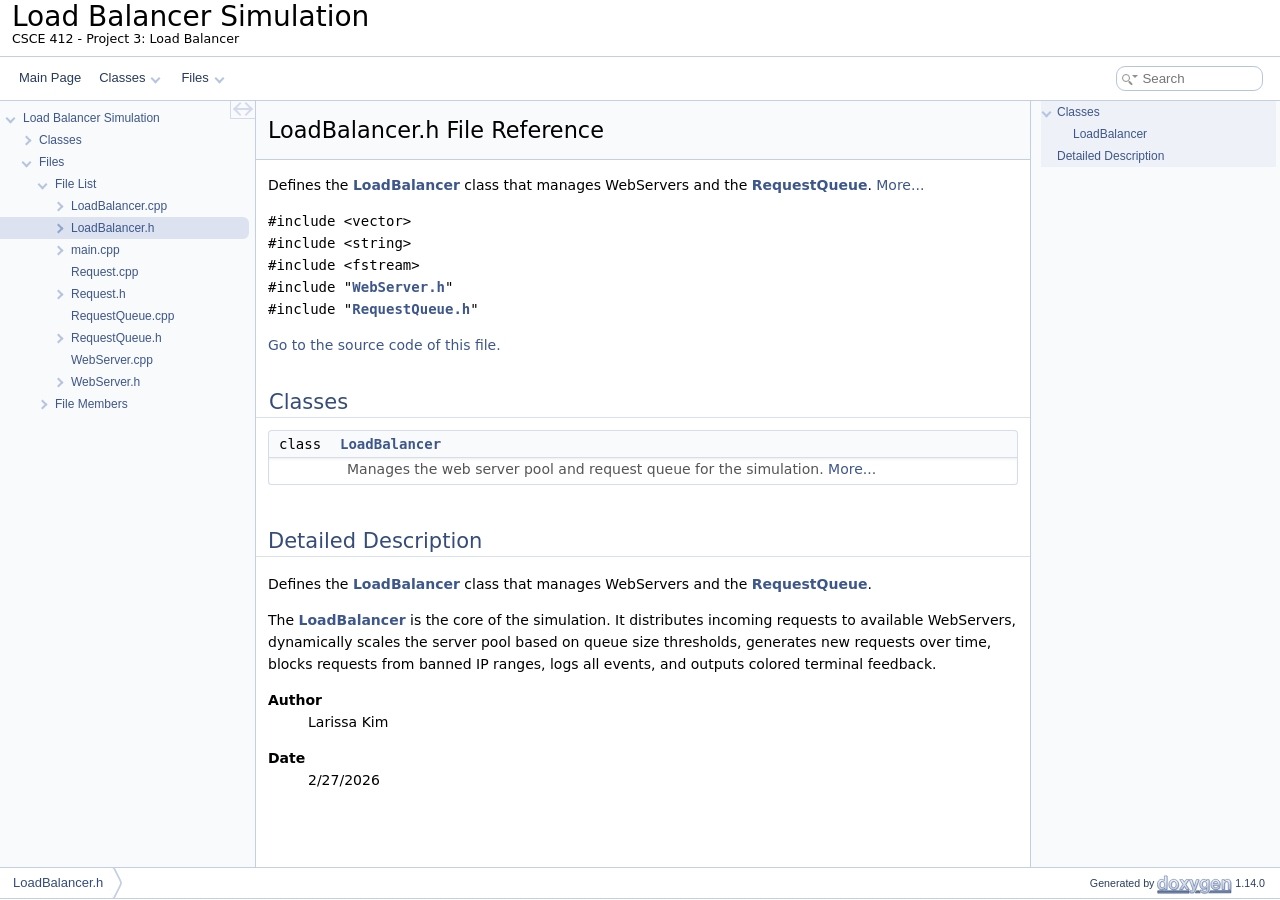
<file: docs/html/_load_balancer_8h.html>
<!DOCTYPE html PUBLIC "-//W3C//DTD XHTML 1.0 Transitional//EN" "https://www.w3.org/TR/xhtml1/DTD/xhtml1-transitional.dtd">
<html xmlns="http://www.w3.org/1999/xhtml" lang="en-US">
<head>
<meta http-equiv="Content-Type" content="text/xhtml;charset=UTF-8"/>
<meta http-equiv="X-UA-Compatible" content="IE=11"/>
<meta name="generator" content="Doxygen 1.14.0"/>
<meta name="viewport" content="width=device-width, initial-scale=1"/>
<title>Load Balancer Simulation: LoadBalancer.h File Reference</title>
<link href="tabs.css" rel="stylesheet" type="text/css"/>
<script type="text/javascript" src="jquery.js"></script>
<script type="text/javascript" src="dynsections.js"></script>
<script type="text/javascript" src="clipboard.js"></script>
<link href="navtree.css" rel="stylesheet" type="text/css"/>
<script type="text/javascript" src="navtreedata.js"></script>
<script type="text/javascript" src="navtree.js"></script>
<script type="text/javascript" src="cookie.js"></script>
<link href="search/search.css" rel="stylesheet" type="text/css"/>
<script type="text/javascript" src="search/searchdata.js"></script>
<script type="text/javascript" src="search/search.js"></script>
<link href="doxygen.css" rel="stylesheet" type="text/css" />
</head>
<body>
<div id="top"><!-- do not remove this div, it is closed by doxygen! -->
<div id="titlearea">
<table cellspacing="0" cellpadding="0">
 <tbody>
 <tr id="projectrow">
  <td id="projectalign">
   <div id="projectname">Load Balancer Simulation
   </div>
   <div id="projectbrief">CSCE 412 - Project 3: Load Balancer</div>
  </td>
 </tr>
 </tbody>
</table>
</div>
<!-- end header part -->
<!-- Generated by Doxygen 1.14.0 -->
<script type="text/javascript">
var searchBox = new SearchBox("searchBox", "search/",'.html');
</script>
<script type="text/javascript">
$(function() { codefold.init(); });
</script>
<script type="text/javascript" src="menudata.js"></script>
<script type="text/javascript" src="menu.js"></script>
<script type="text/javascript">
$(function() {
  initMenu('',true,false,'search.php','Search',true);
  $(function() { init_search(); });
});
</script>
<div id="main-nav"></div>
</div><!-- top -->
<div id="side-nav" class="ui-resizable side-nav-resizable">
  <div id="nav-tree">
    <div id="nav-tree-contents">
      <div id="nav-sync" class="sync"></div>
    </div>
  </div>
  <div id="splitbar" style="-moz-user-select:none;" 
       class="ui-resizable-handle">
  </div>
</div>
<script type="text/javascript">
$(function(){initNavTree('_load_balancer_8h.html','',''); });
</script>
<div id="container">
<div id="doc-content">
<!-- window showing the filter options -->
<div id="MSearchSelectWindow"
     onmouseover="return searchBox.OnSearchSelectShow()"
     onmouseout="return searchBox.OnSearchSelectHide()"
     onkeydown="return searchBox.OnSearchSelectKey(event)">
</div>

<!-- iframe showing the search results (closed by default) -->
<div id="MSearchResultsWindow">
<div id="MSearchResults">
<div class="SRPage">
<div id="SRIndex">
<div id="SRResults"></div>
<div class="SRStatus" id="Loading">Loading...</div>
<div class="SRStatus" id="Searching">Searching...</div>
<div class="SRStatus" id="NoMatches">No Matches</div>
</div>
</div>
</div>
</div>

<div class="header">
  <div class="headertitle"><div class="title">LoadBalancer.h File Reference</div></div>
</div><!--header-->
<div class="contents">

<p>Defines the <a class="el" href="class_load_balancer.html" title="Manages the web server pool and request queue for the simulation.">LoadBalancer</a> class that manages WebServers and the <a class="el" href="class_request_queue.html" title="A queue of Request objects managed by the LoadBalancer.">RequestQueue</a>.  
<a href="#details">More...</a></p>
<div class="textblock"><code>#include &lt;vector&gt;</code><br />
<code>#include &lt;string&gt;</code><br />
<code>#include &lt;fstream&gt;</code><br />
<code>#include &quot;<a class="el" href="_web_server_8h_source.html">WebServer.h</a>&quot;</code><br />
<code>#include &quot;<a class="el" href="_request_queue_8h_source.html">RequestQueue.h</a>&quot;</code><br />
</div>
<p><a href="_load_balancer_8h_source.html">Go to the source code of this file.</a></p>
<table class="memberdecls">
<tr class="heading"><td colspan="2"><h2 id="header-nested-classes" class="groupheader"><a id="nested-classes" name="nested-classes"></a>
Classes</h2></td></tr>
<tr class="memitem:LoadBalancer" id="r_LoadBalancer"><td class="memItemLeft" align="right" valign="top">class &#160;</td><td class="memItemRight" valign="bottom"><a class="el" href="class_load_balancer.html">LoadBalancer</a></td></tr>
<tr class="memdesc:"><td class="mdescLeft">&#160;</td><td class="mdescRight">Manages the web server pool and request queue for the simulation.  <a href="class_load_balancer.html#details">More...</a><br /></td></tr>
</table>
<a name="details" id="details"></a><h2 id="header-details" class="groupheader">Detailed Description</h2>
<div class="textblock"><p>Defines the <a class="el" href="class_load_balancer.html" title="Manages the web server pool and request queue for the simulation.">LoadBalancer</a> class that manages WebServers and the <a class="el" href="class_request_queue.html" title="A queue of Request objects managed by the LoadBalancer.">RequestQueue</a>. </p>
<p>The <a class="el" href="class_load_balancer.html" title="Manages the web server pool and request queue for the simulation.">LoadBalancer</a> is the core of the simulation. It distributes incoming requests to available WebServers, dynamically scales the server pool based on queue size thresholds, generates new requests over time, blocks requests from banned IP ranges, logs all events, and outputs colored terminal feedback.</p>
<dl class="section author"><dt>Author</dt><dd>Larissa Kim </dd></dl>
<dl class="section date"><dt>Date</dt><dd>2/27/2026 </dd></dl>
</div></div><!-- contents -->
</div><!-- doc-content -->
<div id="page-nav" class="page-nav-panel">
<div id="page-nav-resize-handle"></div>
<div id="page-nav-tree">
<div id="page-nav-contents">
</div><!-- page-nav-contents -->
</div><!-- page-nav-tree -->
</div><!-- page-nav -->
</div><!-- container -->
<!-- start footer part -->
<div id="nav-path" class="navpath"><!-- id is needed for treeview function! -->
  <ul>
    <li class="navelem"><a href="_load_balancer_8h.html">LoadBalancer.h</a></li>
    <li class="footer">Generated by <a href="https://www.doxygen.org/index.html"><img class="footer" src="doxygen.svg" width="104" height="31" alt="doxygen"/></a> 1.14.0 </li>
  </ul>
</div>
</body>
</html>
</file>
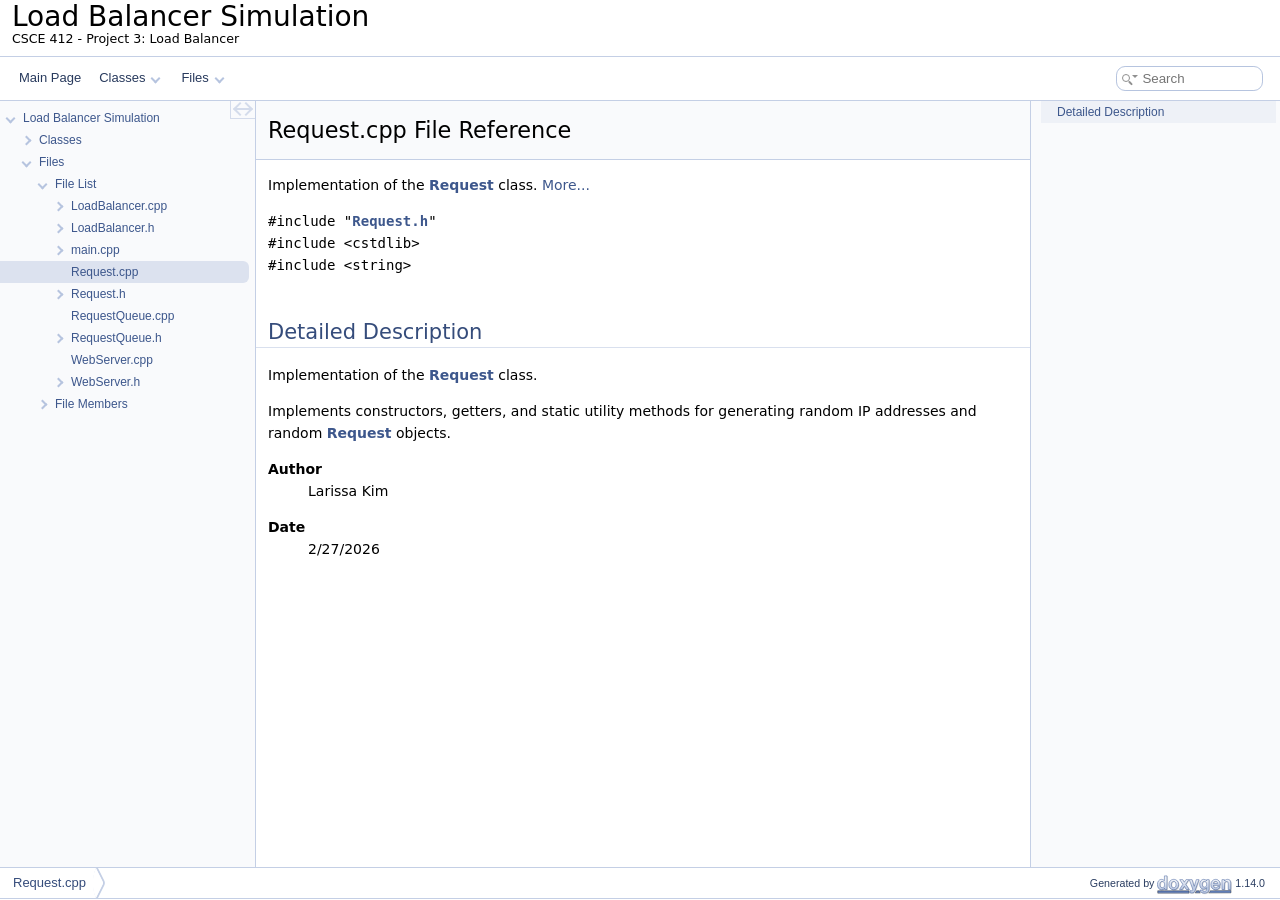
<file: docs/html/_request_8cpp.html>
<!DOCTYPE html PUBLIC "-//W3C//DTD XHTML 1.0 Transitional//EN" "https://www.w3.org/TR/xhtml1/DTD/xhtml1-transitional.dtd">
<html xmlns="http://www.w3.org/1999/xhtml" lang="en-US">
<head>
<meta http-equiv="Content-Type" content="text/xhtml;charset=UTF-8"/>
<meta http-equiv="X-UA-Compatible" content="IE=11"/>
<meta name="generator" content="Doxygen 1.14.0"/>
<meta name="viewport" content="width=device-width, initial-scale=1"/>
<title>Load Balancer Simulation: Request.cpp File Reference</title>
<link href="tabs.css" rel="stylesheet" type="text/css"/>
<script type="text/javascript" src="jquery.js"></script>
<script type="text/javascript" src="dynsections.js"></script>
<script type="text/javascript" src="clipboard.js"></script>
<link href="navtree.css" rel="stylesheet" type="text/css"/>
<script type="text/javascript" src="navtreedata.js"></script>
<script type="text/javascript" src="navtree.js"></script>
<script type="text/javascript" src="cookie.js"></script>
<link href="search/search.css" rel="stylesheet" type="text/css"/>
<script type="text/javascript" src="search/searchdata.js"></script>
<script type="text/javascript" src="search/search.js"></script>
<link href="doxygen.css" rel="stylesheet" type="text/css" />
</head>
<body>
<div id="top"><!-- do not remove this div, it is closed by doxygen! -->
<div id="titlearea">
<table cellspacing="0" cellpadding="0">
 <tbody>
 <tr id="projectrow">
  <td id="projectalign">
   <div id="projectname">Load Balancer Simulation
   </div>
   <div id="projectbrief">CSCE 412 - Project 3: Load Balancer</div>
  </td>
 </tr>
 </tbody>
</table>
</div>
<!-- end header part -->
<!-- Generated by Doxygen 1.14.0 -->
<script type="text/javascript">
var searchBox = new SearchBox("searchBox", "search/",'.html');
</script>
<script type="text/javascript">
$(function() { codefold.init(); });
</script>
<script type="text/javascript" src="menudata.js"></script>
<script type="text/javascript" src="menu.js"></script>
<script type="text/javascript">
$(function() {
  initMenu('',true,false,'search.php','Search',true);
  $(function() { init_search(); });
});
</script>
<div id="main-nav"></div>
</div><!-- top -->
<div id="side-nav" class="ui-resizable side-nav-resizable">
  <div id="nav-tree">
    <div id="nav-tree-contents">
      <div id="nav-sync" class="sync"></div>
    </div>
  </div>
  <div id="splitbar" style="-moz-user-select:none;" 
       class="ui-resizable-handle">
  </div>
</div>
<script type="text/javascript">
$(function(){initNavTree('_request_8cpp.html','',''); });
</script>
<div id="container">
<div id="doc-content">
<!-- window showing the filter options -->
<div id="MSearchSelectWindow"
     onmouseover="return searchBox.OnSearchSelectShow()"
     onmouseout="return searchBox.OnSearchSelectHide()"
     onkeydown="return searchBox.OnSearchSelectKey(event)">
</div>

<!-- iframe showing the search results (closed by default) -->
<div id="MSearchResultsWindow">
<div id="MSearchResults">
<div class="SRPage">
<div id="SRIndex">
<div id="SRResults"></div>
<div class="SRStatus" id="Loading">Loading...</div>
<div class="SRStatus" id="Searching">Searching...</div>
<div class="SRStatus" id="NoMatches">No Matches</div>
</div>
</div>
</div>
</div>

<div class="header">
  <div class="headertitle"><div class="title">Request.cpp File Reference</div></div>
</div><!--header-->
<div class="contents">

<p>Implementation of the <a class="el" href="class_request.html" title="Represents a single web request to be handled by the load balancer.">Request</a> class.  
<a href="#details">More...</a></p>
<div class="textblock"><code>#include &quot;<a class="el" href="_request_8h_source.html">Request.h</a>&quot;</code><br />
<code>#include &lt;cstdlib&gt;</code><br />
<code>#include &lt;string&gt;</code><br />
</div><a name="details" id="details"></a><h2 id="header-details" class="groupheader">Detailed Description</h2>
<div class="textblock"><p>Implementation of the <a class="el" href="class_request.html" title="Represents a single web request to be handled by the load balancer.">Request</a> class. </p>
<p>Implements constructors, getters, and static utility methods for generating random IP addresses and random <a class="el" href="class_request.html" title="Represents a single web request to be handled by the load balancer.">Request</a> objects.</p>
<dl class="section author"><dt>Author</dt><dd>Larissa Kim </dd></dl>
<dl class="section date"><dt>Date</dt><dd>2/27/2026 </dd></dl>
</div></div><!-- contents -->
</div><!-- doc-content -->
<div id="page-nav" class="page-nav-panel">
<div id="page-nav-resize-handle"></div>
<div id="page-nav-tree">
<div id="page-nav-contents">
</div><!-- page-nav-contents -->
</div><!-- page-nav-tree -->
</div><!-- page-nav -->
</div><!-- container -->
<!-- start footer part -->
<div id="nav-path" class="navpath"><!-- id is needed for treeview function! -->
  <ul>
    <li class="navelem"><a href="_request_8cpp.html">Request.cpp</a></li>
    <li class="footer">Generated by <a href="https://www.doxygen.org/index.html"><img class="footer" src="doxygen.svg" width="104" height="31" alt="doxygen"/></a> 1.14.0 </li>
  </ul>
</div>
</body>
</html>
</file>
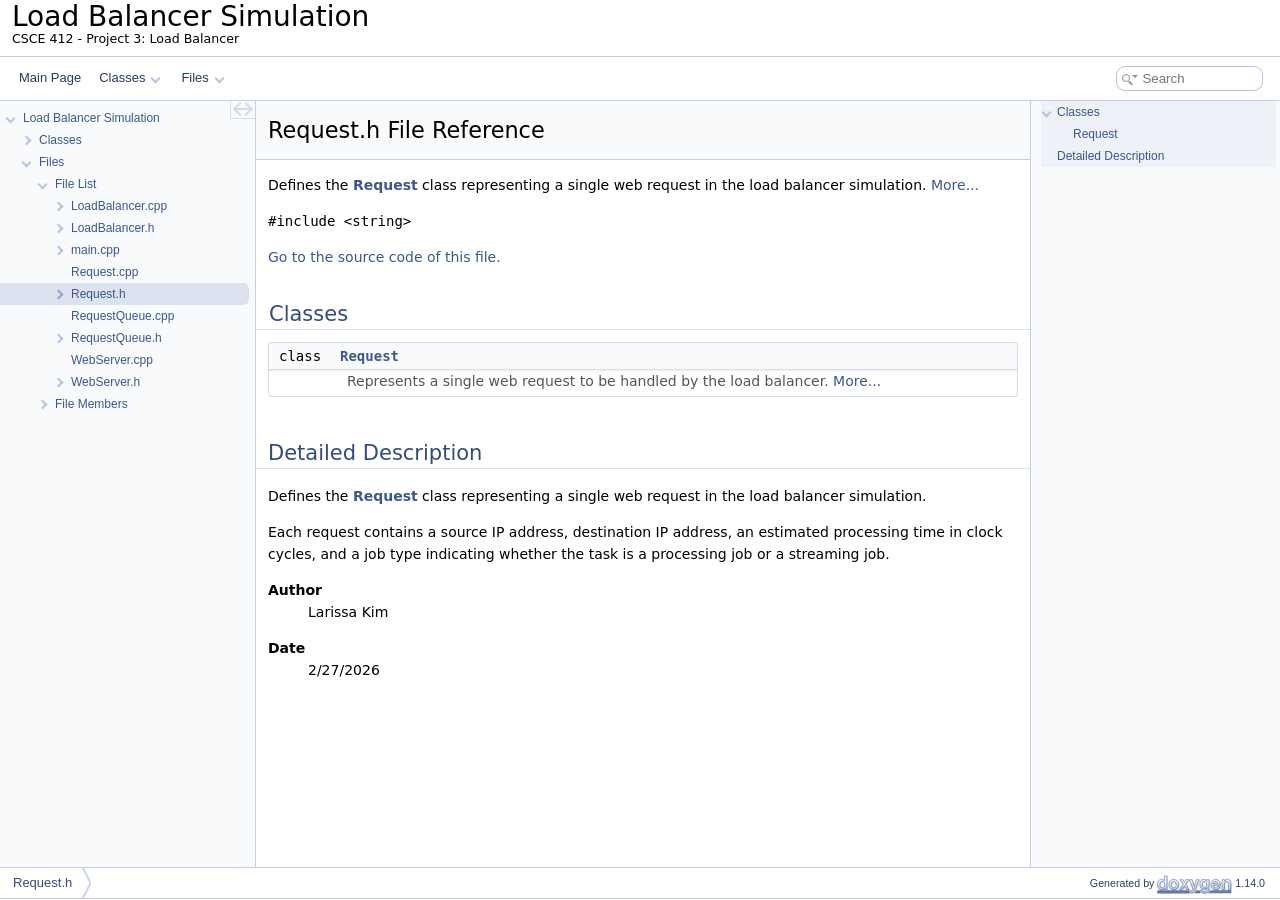
<file: docs/html/_request_8h.html>
<!DOCTYPE html PUBLIC "-//W3C//DTD XHTML 1.0 Transitional//EN" "https://www.w3.org/TR/xhtml1/DTD/xhtml1-transitional.dtd">
<html xmlns="http://www.w3.org/1999/xhtml" lang="en-US">
<head>
<meta http-equiv="Content-Type" content="text/xhtml;charset=UTF-8"/>
<meta http-equiv="X-UA-Compatible" content="IE=11"/>
<meta name="generator" content="Doxygen 1.14.0"/>
<meta name="viewport" content="width=device-width, initial-scale=1"/>
<title>Load Balancer Simulation: Request.h File Reference</title>
<link href="tabs.css" rel="stylesheet" type="text/css"/>
<script type="text/javascript" src="jquery.js"></script>
<script type="text/javascript" src="dynsections.js"></script>
<script type="text/javascript" src="clipboard.js"></script>
<link href="navtree.css" rel="stylesheet" type="text/css"/>
<script type="text/javascript" src="navtreedata.js"></script>
<script type="text/javascript" src="navtree.js"></script>
<script type="text/javascript" src="cookie.js"></script>
<link href="search/search.css" rel="stylesheet" type="text/css"/>
<script type="text/javascript" src="search/searchdata.js"></script>
<script type="text/javascript" src="search/search.js"></script>
<link href="doxygen.css" rel="stylesheet" type="text/css" />
</head>
<body>
<div id="top"><!-- do not remove this div, it is closed by doxygen! -->
<div id="titlearea">
<table cellspacing="0" cellpadding="0">
 <tbody>
 <tr id="projectrow">
  <td id="projectalign">
   <div id="projectname">Load Balancer Simulation
   </div>
   <div id="projectbrief">CSCE 412 - Project 3: Load Balancer</div>
  </td>
 </tr>
 </tbody>
</table>
</div>
<!-- end header part -->
<!-- Generated by Doxygen 1.14.0 -->
<script type="text/javascript">
var searchBox = new SearchBox("searchBox", "search/",'.html');
</script>
<script type="text/javascript">
$(function() { codefold.init(); });
</script>
<script type="text/javascript" src="menudata.js"></script>
<script type="text/javascript" src="menu.js"></script>
<script type="text/javascript">
$(function() {
  initMenu('',true,false,'search.php','Search',true);
  $(function() { init_search(); });
});
</script>
<div id="main-nav"></div>
</div><!-- top -->
<div id="side-nav" class="ui-resizable side-nav-resizable">
  <div id="nav-tree">
    <div id="nav-tree-contents">
      <div id="nav-sync" class="sync"></div>
    </div>
  </div>
  <div id="splitbar" style="-moz-user-select:none;" 
       class="ui-resizable-handle">
  </div>
</div>
<script type="text/javascript">
$(function(){initNavTree('_request_8h.html','',''); });
</script>
<div id="container">
<div id="doc-content">
<!-- window showing the filter options -->
<div id="MSearchSelectWindow"
     onmouseover="return searchBox.OnSearchSelectShow()"
     onmouseout="return searchBox.OnSearchSelectHide()"
     onkeydown="return searchBox.OnSearchSelectKey(event)">
</div>

<!-- iframe showing the search results (closed by default) -->
<div id="MSearchResultsWindow">
<div id="MSearchResults">
<div class="SRPage">
<div id="SRIndex">
<div id="SRResults"></div>
<div class="SRStatus" id="Loading">Loading...</div>
<div class="SRStatus" id="Searching">Searching...</div>
<div class="SRStatus" id="NoMatches">No Matches</div>
</div>
</div>
</div>
</div>

<div class="header">
  <div class="headertitle"><div class="title">Request.h File Reference</div></div>
</div><!--header-->
<div class="contents">

<p>Defines the <a class="el" href="class_request.html" title="Represents a single web request to be handled by the load balancer.">Request</a> class representing a single web request in the load balancer simulation.  
<a href="#details">More...</a></p>
<div class="textblock"><code>#include &lt;string&gt;</code><br />
</div>
<p><a href="_request_8h_source.html">Go to the source code of this file.</a></p>
<table class="memberdecls">
<tr class="heading"><td colspan="2"><h2 id="header-nested-classes" class="groupheader"><a id="nested-classes" name="nested-classes"></a>
Classes</h2></td></tr>
<tr class="memitem:Request" id="r_Request"><td class="memItemLeft" align="right" valign="top">class &#160;</td><td class="memItemRight" valign="bottom"><a class="el" href="class_request.html">Request</a></td></tr>
<tr class="memdesc:"><td class="mdescLeft">&#160;</td><td class="mdescRight">Represents a single web request to be handled by the load balancer.  <a href="class_request.html#details">More...</a><br /></td></tr>
</table>
<a name="details" id="details"></a><h2 id="header-details" class="groupheader">Detailed Description</h2>
<div class="textblock"><p>Defines the <a class="el" href="class_request.html" title="Represents a single web request to be handled by the load balancer.">Request</a> class representing a single web request in the load balancer simulation. </p>
<p>Each request contains a source IP address, destination IP address, an estimated processing time in clock cycles, and a job type indicating whether the task is a processing job or a streaming job.</p>
<dl class="section author"><dt>Author</dt><dd>Larissa Kim </dd></dl>
<dl class="section date"><dt>Date</dt><dd>2/27/2026 </dd></dl>
</div></div><!-- contents -->
</div><!-- doc-content -->
<div id="page-nav" class="page-nav-panel">
<div id="page-nav-resize-handle"></div>
<div id="page-nav-tree">
<div id="page-nav-contents">
</div><!-- page-nav-contents -->
</div><!-- page-nav-tree -->
</div><!-- page-nav -->
</div><!-- container -->
<!-- start footer part -->
<div id="nav-path" class="navpath"><!-- id is needed for treeview function! -->
  <ul>
    <li class="navelem"><a href="_request_8h.html">Request.h</a></li>
    <li class="footer">Generated by <a href="https://www.doxygen.org/index.html"><img class="footer" src="doxygen.svg" width="104" height="31" alt="doxygen"/></a> 1.14.0 </li>
  </ul>
</div>
</body>
</html>
</file>
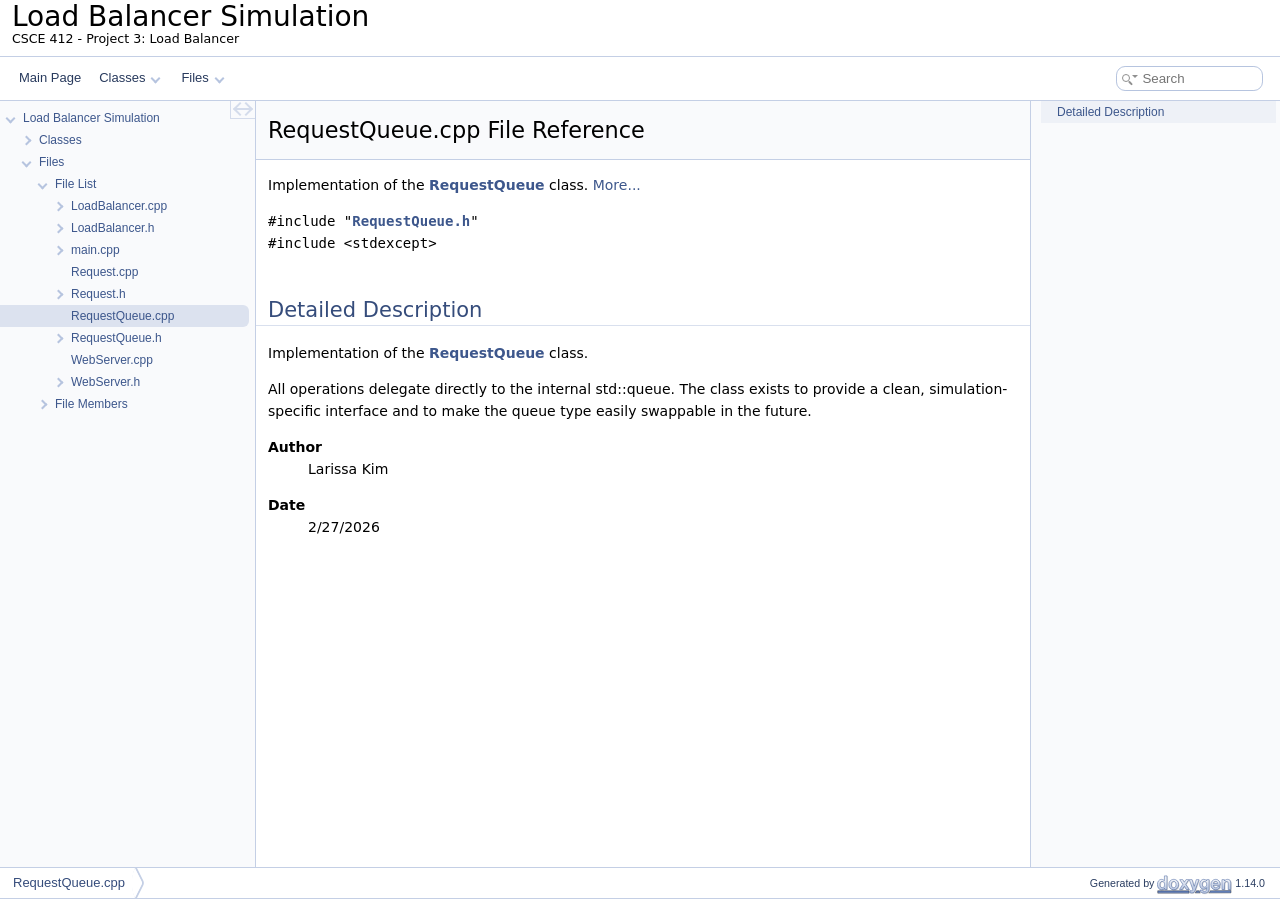
<file: docs/html/_request_queue_8cpp.html>
<!DOCTYPE html PUBLIC "-//W3C//DTD XHTML 1.0 Transitional//EN" "https://www.w3.org/TR/xhtml1/DTD/xhtml1-transitional.dtd">
<html xmlns="http://www.w3.org/1999/xhtml" lang="en-US">
<head>
<meta http-equiv="Content-Type" content="text/xhtml;charset=UTF-8"/>
<meta http-equiv="X-UA-Compatible" content="IE=11"/>
<meta name="generator" content="Doxygen 1.14.0"/>
<meta name="viewport" content="width=device-width, initial-scale=1"/>
<title>Load Balancer Simulation: RequestQueue.cpp File Reference</title>
<link href="tabs.css" rel="stylesheet" type="text/css"/>
<script type="text/javascript" src="jquery.js"></script>
<script type="text/javascript" src="dynsections.js"></script>
<script type="text/javascript" src="clipboard.js"></script>
<link href="navtree.css" rel="stylesheet" type="text/css"/>
<script type="text/javascript" src="navtreedata.js"></script>
<script type="text/javascript" src="navtree.js"></script>
<script type="text/javascript" src="cookie.js"></script>
<link href="search/search.css" rel="stylesheet" type="text/css"/>
<script type="text/javascript" src="search/searchdata.js"></script>
<script type="text/javascript" src="search/search.js"></script>
<link href="doxygen.css" rel="stylesheet" type="text/css" />
</head>
<body>
<div id="top"><!-- do not remove this div, it is closed by doxygen! -->
<div id="titlearea">
<table cellspacing="0" cellpadding="0">
 <tbody>
 <tr id="projectrow">
  <td id="projectalign">
   <div id="projectname">Load Balancer Simulation
   </div>
   <div id="projectbrief">CSCE 412 - Project 3: Load Balancer</div>
  </td>
 </tr>
 </tbody>
</table>
</div>
<!-- end header part -->
<!-- Generated by Doxygen 1.14.0 -->
<script type="text/javascript">
var searchBox = new SearchBox("searchBox", "search/",'.html');
</script>
<script type="text/javascript">
$(function() { codefold.init(); });
</script>
<script type="text/javascript" src="menudata.js"></script>
<script type="text/javascript" src="menu.js"></script>
<script type="text/javascript">
$(function() {
  initMenu('',true,false,'search.php','Search',true);
  $(function() { init_search(); });
});
</script>
<div id="main-nav"></div>
</div><!-- top -->
<div id="side-nav" class="ui-resizable side-nav-resizable">
  <div id="nav-tree">
    <div id="nav-tree-contents">
      <div id="nav-sync" class="sync"></div>
    </div>
  </div>
  <div id="splitbar" style="-moz-user-select:none;" 
       class="ui-resizable-handle">
  </div>
</div>
<script type="text/javascript">
$(function(){initNavTree('_request_queue_8cpp.html','',''); });
</script>
<div id="container">
<div id="doc-content">
<!-- window showing the filter options -->
<div id="MSearchSelectWindow"
     onmouseover="return searchBox.OnSearchSelectShow()"
     onmouseout="return searchBox.OnSearchSelectHide()"
     onkeydown="return searchBox.OnSearchSelectKey(event)">
</div>

<!-- iframe showing the search results (closed by default) -->
<div id="MSearchResultsWindow">
<div id="MSearchResults">
<div class="SRPage">
<div id="SRIndex">
<div id="SRResults"></div>
<div class="SRStatus" id="Loading">Loading...</div>
<div class="SRStatus" id="Searching">Searching...</div>
<div class="SRStatus" id="NoMatches">No Matches</div>
</div>
</div>
</div>
</div>

<div class="header">
  <div class="headertitle"><div class="title">RequestQueue.cpp File Reference</div></div>
</div><!--header-->
<div class="contents">

<p>Implementation of the <a class="el" href="class_request_queue.html" title="A queue of Request objects managed by the LoadBalancer.">RequestQueue</a> class.  
<a href="#details">More...</a></p>
<div class="textblock"><code>#include &quot;<a class="el" href="_request_queue_8h_source.html">RequestQueue.h</a>&quot;</code><br />
<code>#include &lt;stdexcept&gt;</code><br />
</div><a name="details" id="details"></a><h2 id="header-details" class="groupheader">Detailed Description</h2>
<div class="textblock"><p>Implementation of the <a class="el" href="class_request_queue.html" title="A queue of Request objects managed by the LoadBalancer.">RequestQueue</a> class. </p>
<p>All operations delegate directly to the internal std::queue. The class exists to provide a clean, simulation-specific interface and to make the queue type easily swappable in the future.</p>
<dl class="section author"><dt>Author</dt><dd>Larissa Kim </dd></dl>
<dl class="section date"><dt>Date</dt><dd>2/27/2026 </dd></dl>
</div></div><!-- contents -->
</div><!-- doc-content -->
<div id="page-nav" class="page-nav-panel">
<div id="page-nav-resize-handle"></div>
<div id="page-nav-tree">
<div id="page-nav-contents">
</div><!-- page-nav-contents -->
</div><!-- page-nav-tree -->
</div><!-- page-nav -->
</div><!-- container -->
<!-- start footer part -->
<div id="nav-path" class="navpath"><!-- id is needed for treeview function! -->
  <ul>
    <li class="navelem"><a href="_request_queue_8cpp.html">RequestQueue.cpp</a></li>
    <li class="footer">Generated by <a href="https://www.doxygen.org/index.html"><img class="footer" src="doxygen.svg" width="104" height="31" alt="doxygen"/></a> 1.14.0 </li>
  </ul>
</div>
</body>
</html>
</file>
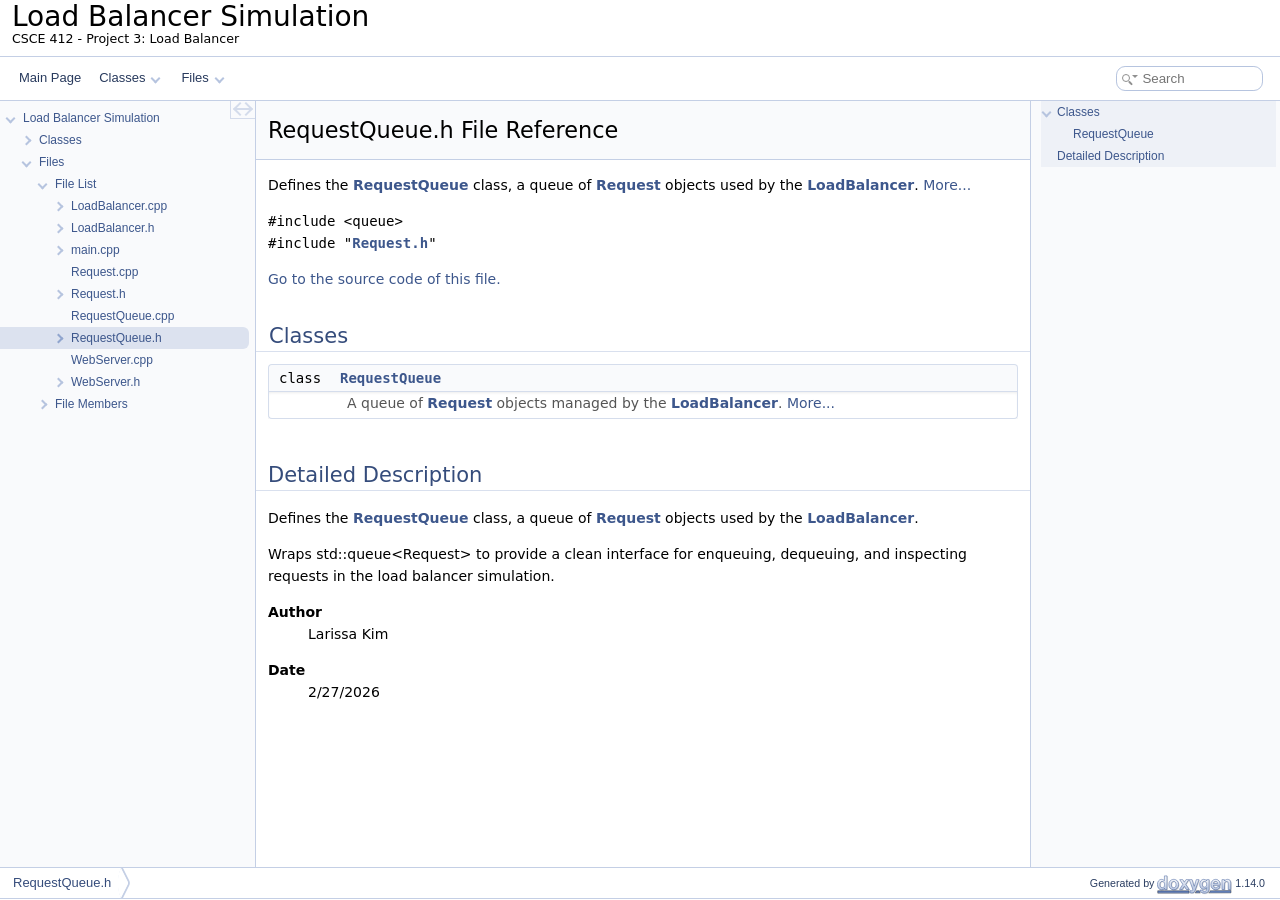
<file: docs/html/_request_queue_8h.html>
<!DOCTYPE html PUBLIC "-//W3C//DTD XHTML 1.0 Transitional//EN" "https://www.w3.org/TR/xhtml1/DTD/xhtml1-transitional.dtd">
<html xmlns="http://www.w3.org/1999/xhtml" lang="en-US">
<head>
<meta http-equiv="Content-Type" content="text/xhtml;charset=UTF-8"/>
<meta http-equiv="X-UA-Compatible" content="IE=11"/>
<meta name="generator" content="Doxygen 1.14.0"/>
<meta name="viewport" content="width=device-width, initial-scale=1"/>
<title>Load Balancer Simulation: RequestQueue.h File Reference</title>
<link href="tabs.css" rel="stylesheet" type="text/css"/>
<script type="text/javascript" src="jquery.js"></script>
<script type="text/javascript" src="dynsections.js"></script>
<script type="text/javascript" src="clipboard.js"></script>
<link href="navtree.css" rel="stylesheet" type="text/css"/>
<script type="text/javascript" src="navtreedata.js"></script>
<script type="text/javascript" src="navtree.js"></script>
<script type="text/javascript" src="cookie.js"></script>
<link href="search/search.css" rel="stylesheet" type="text/css"/>
<script type="text/javascript" src="search/searchdata.js"></script>
<script type="text/javascript" src="search/search.js"></script>
<link href="doxygen.css" rel="stylesheet" type="text/css" />
</head>
<body>
<div id="top"><!-- do not remove this div, it is closed by doxygen! -->
<div id="titlearea">
<table cellspacing="0" cellpadding="0">
 <tbody>
 <tr id="projectrow">
  <td id="projectalign">
   <div id="projectname">Load Balancer Simulation
   </div>
   <div id="projectbrief">CSCE 412 - Project 3: Load Balancer</div>
  </td>
 </tr>
 </tbody>
</table>
</div>
<!-- end header part -->
<!-- Generated by Doxygen 1.14.0 -->
<script type="text/javascript">
var searchBox = new SearchBox("searchBox", "search/",'.html');
</script>
<script type="text/javascript">
$(function() { codefold.init(); });
</script>
<script type="text/javascript" src="menudata.js"></script>
<script type="text/javascript" src="menu.js"></script>
<script type="text/javascript">
$(function() {
  initMenu('',true,false,'search.php','Search',true);
  $(function() { init_search(); });
});
</script>
<div id="main-nav"></div>
</div><!-- top -->
<div id="side-nav" class="ui-resizable side-nav-resizable">
  <div id="nav-tree">
    <div id="nav-tree-contents">
      <div id="nav-sync" class="sync"></div>
    </div>
  </div>
  <div id="splitbar" style="-moz-user-select:none;" 
       class="ui-resizable-handle">
  </div>
</div>
<script type="text/javascript">
$(function(){initNavTree('_request_queue_8h.html','',''); });
</script>
<div id="container">
<div id="doc-content">
<!-- window showing the filter options -->
<div id="MSearchSelectWindow"
     onmouseover="return searchBox.OnSearchSelectShow()"
     onmouseout="return searchBox.OnSearchSelectHide()"
     onkeydown="return searchBox.OnSearchSelectKey(event)">
</div>

<!-- iframe showing the search results (closed by default) -->
<div id="MSearchResultsWindow">
<div id="MSearchResults">
<div class="SRPage">
<div id="SRIndex">
<div id="SRResults"></div>
<div class="SRStatus" id="Loading">Loading...</div>
<div class="SRStatus" id="Searching">Searching...</div>
<div class="SRStatus" id="NoMatches">No Matches</div>
</div>
</div>
</div>
</div>

<div class="header">
  <div class="headertitle"><div class="title">RequestQueue.h File Reference</div></div>
</div><!--header-->
<div class="contents">

<p>Defines the <a class="el" href="class_request_queue.html" title="A queue of Request objects managed by the LoadBalancer.">RequestQueue</a> class, a queue of <a class="el" href="class_request.html" title="Represents a single web request to be handled by the load balancer.">Request</a> objects used by the <a class="el" href="class_load_balancer.html" title="Manages the web server pool and request queue for the simulation.">LoadBalancer</a>.  
<a href="#details">More...</a></p>
<div class="textblock"><code>#include &lt;queue&gt;</code><br />
<code>#include &quot;<a class="el" href="_request_8h_source.html">Request.h</a>&quot;</code><br />
</div>
<p><a href="_request_queue_8h_source.html">Go to the source code of this file.</a></p>
<table class="memberdecls">
<tr class="heading"><td colspan="2"><h2 id="header-nested-classes" class="groupheader"><a id="nested-classes" name="nested-classes"></a>
Classes</h2></td></tr>
<tr class="memitem:RequestQueue" id="r_RequestQueue"><td class="memItemLeft" align="right" valign="top">class &#160;</td><td class="memItemRight" valign="bottom"><a class="el" href="class_request_queue.html">RequestQueue</a></td></tr>
<tr class="memdesc:"><td class="mdescLeft">&#160;</td><td class="mdescRight">A queue of <a class="el" href="class_request.html" title="Represents a single web request to be handled by the load balancer.">Request</a> objects managed by the <a class="el" href="class_load_balancer.html" title="Manages the web server pool and request queue for the simulation.">LoadBalancer</a>.  <a href="class_request_queue.html#details">More...</a><br /></td></tr>
</table>
<a name="details" id="details"></a><h2 id="header-details" class="groupheader">Detailed Description</h2>
<div class="textblock"><p>Defines the <a class="el" href="class_request_queue.html" title="A queue of Request objects managed by the LoadBalancer.">RequestQueue</a> class, a queue of <a class="el" href="class_request.html" title="Represents a single web request to be handled by the load balancer.">Request</a> objects used by the <a class="el" href="class_load_balancer.html" title="Manages the web server pool and request queue for the simulation.">LoadBalancer</a>. </p>
<p>Wraps std::queue&lt;Request&gt; to provide a clean interface for enqueuing, dequeuing, and inspecting requests in the load balancer simulation.</p>
<dl class="section author"><dt>Author</dt><dd>Larissa Kim </dd></dl>
<dl class="section date"><dt>Date</dt><dd>2/27/2026 </dd></dl>
</div></div><!-- contents -->
</div><!-- doc-content -->
<div id="page-nav" class="page-nav-panel">
<div id="page-nav-resize-handle"></div>
<div id="page-nav-tree">
<div id="page-nav-contents">
</div><!-- page-nav-contents -->
</div><!-- page-nav-tree -->
</div><!-- page-nav -->
</div><!-- container -->
<!-- start footer part -->
<div id="nav-path" class="navpath"><!-- id is needed for treeview function! -->
  <ul>
    <li class="navelem"><a href="_request_queue_8h.html">RequestQueue.h</a></li>
    <li class="footer">Generated by <a href="https://www.doxygen.org/index.html"><img class="footer" src="doxygen.svg" width="104" height="31" alt="doxygen"/></a> 1.14.0 </li>
  </ul>
</div>
</body>
</html>
</file>
<file: styles.css>
@font-face {
  font-family: 'ValFont';
  src: url('./fonts/Valorant\ Font.ttf') format('truetype');
  font-weight: normal;
  font-style: normal;
}

/* LANDING PAGE */
body{
    background-color: #111823;
}

.alt-img { display: none !important; }

.alt-landing-layout { display: none !important;}

.alt-text,
.alt-text + br {
    display: none !important;
}

.navbar-container {
    margin-bottom: 10px;
}

.navbar a{
    display: inline-block;
    padding: 8px 16px;
    text-decoration: none;
    color: #FD4556;
    font-family: 'ValFont';
    background-color: #000000;
    border-radius: 8px;
    transition: background-color 0.3s ease;
}

.navbar a:hover {
    background-color: #FD4556;
    color: #000000;
}

.pdf-ref {
    text-decoration: none
}

.aura-to-rank {
    display: none;
}

.character-container {
    padding: 6px;
    border-color: #FD4556;

    h1, small, h2, h3, p{
        color: white;
    }

    h1, h2, h3, small{
        font-family: 'ValFont';  
    }
    p{
        font-family: trebuchet ms, sans-serif;
    }


    button{
        border: 2px;
        border-color: white;
        background-color: #42b99f;
        color: white;
        border: none;
        padding: 15px 30px;
        font-family: trebuchet ms, sans-serif;
        margin: 5px;
        font-size: 16px;
        cursor: pointer;
        transition: background-color 0.3s ease, transform 0.2s ease;
    }
    
    button:hover {
        background-color: #8de0ce;
        transform: scale(1.05);
    }
}

.aura-container {
    h1{
        font-family: 'ValFont';
        text-shadow: 3px 3px 0 black;
        transition: transform 0.3s ease;
    }
    h1:hover {
        transform: scale(1.10);
    }

    h4{
        font-family: 'Trebuchet MS';
        text-shadow: 1.5px 1.5px 0 black, 0 0 5px black;
    }

    h1, h4 {
        color: #FD4556;
    }

    .ambitious { 
        background: url('./assets/jett.jpg') no-repeat center center; 
        background-size: cover
    }
    .dauntless { 
        background: url('./assets/sage.jpg') no-repeat center center; 
        background-size: cover
    }
    .resilient { 
        background: url('./assets/cypher.jpg') no-repeat center center; 
        background-size: cover
    }
}

.rankings-container {
    padding: 6px;
    border-color: #FD4556;

    h1{
        font-family: 'ValFont';
        color: white;
    }

    h4{
        font-family: 'ValFont';
        color: white;
    }

    img {
        transition: transform 0.3s ease, box-shadow 0.3s ease;
        }

    img:hover {
        transform: scale(1.08);
        filter: drop-shadow(0 0 15px #FD4556) drop-shadow(0 0 20px #FD4556);
    }
}

/* PORTFOLIO */
.portfolio-title-container {
    font-family: 'ValFont';
    align-self: center !important;
    align-content: center !important;
    align-items: center !important;
    text-align: center !important;
    color: #FD4556;
    border-width: 1px;
    border-color: #FD4556;
    h1 {
        margin: 0;
        align-self: center !important;
        text-align: center;
        display: inline-block;
    }

    td {
        align-content: center !important;
        align-items: center !important;
        text-align: center !important;
        align-self: center !important;
        vertical-align: middle;
    }
}

.project-section {
    h2 {
        font-family: 'ValFont';
        color: white;
    }
    p, li {
        font-family: 'Trebuchet MS';
        color: white;
    }

    .project-box {
        border: 2px solid #FD4556;
        padding: 10px;
    }
}

.selection-wrapper {
    margin-top: 20px;
    text-align: center;
}

.red-selection {
    background-color: #FD4556;
    padding: 10px 20px;
    display: inline-block;
    border-radius: 30px;
}

.project-image-container {
    position: relative;

    font {
        font-family: 'ValFont';
    }
}

.project-image {
    display: block;
    width: 60%;
    z-index: 1;
    transition: filter 0.2s ease;
}

.project-image:hover {
    filter: drop-shadow(0 0 10px #FD4556) drop-shadow(0 0 15px #FD4556);
}

.project-caption-container {
    margin-top: -40px;
}

.caption-holder {
    z-index: 5;
    position: relative;
}

.project-caption{
    background-color: black;
    color: white;
    padding: 2px 5px;
}

.inspo-container {
    h1, h4 {
        font-family: 'ValFont';
        color: white;
    }

    p, li{
        font-family: 'Trebuchet MS';
        color: white;
    }
    a{
        color: #42b99f;
        text-decoration: none;
        transition: 0.2s ease;
    }
    a:hover {
        color:#FD4556;
    }
}

.selection-item {
    cursor: pointer;
    border: transparent;
    border-radius: 6px;
    transition: border 0.2s, transform 0.2s;
}

.selection-item:hover {
    border: 3px solid #BD3944;
    transform: scale(1.07);
}

.selection-item.selected {
    border: 3px solid #53212B;
}

/* QUALIFICATIONS */
.image-section {
    position: relative;
    margin-top: 20px;
    width: 100%;
}

.image-section img {
    display: block;
    width: 100%;
    height: auto;
}

.overlay {
    position: absolute;
    top: 0;
    left: 0;
    width: 100%;
    height: 100%;
}

.overlay .top-left {
    position: absolute;
    top: 10px;
    left: 10px;
    color: white;
    max-width: 60%;
}

.overlay .middle-right {
    position: absolute;
    top: 50%;
    right: 10px;
    transform: translateY(-50%);
}

.overlay .bottom-right {
    position: absolute;
    bottom: 10px;
    right: 10px;
}

.overlay button {
    padding: 8px 16px;
    font-size: 16px;
    cursor: pointer;
}

.middle-right button {
    padding: 5px;
    width: 40px;
    height: 40px;
}

.alt-inspo-wrapper {
    display: none;
}

.middle-right button img {
    max-width: 100%;
    max-height: 100%;
    display: block;
}

.overlay h1, .overlay h4, .overlay p {
    text-shadow: 1px 1px 3px rgba(0,0,0,0.7);
    margin: 0 0 5px 0;
}

.overlay {
    h1 {
        font-family: 'ValFont';
    }

    h4 {
        font-family: 'Trebuchet MS';
    }

    p {
        font-family: 'Trebuchet MS';
    }
}

.resume-button {
    border: 2px;
    border-color: white;
    background-color: #42b99f;
    color: white;
    border: none;
    width: 200px;
    height: 80px;
    font-family: trebuchet ms, sans-serif;
    margin: 5px;
    font-size: 20px !important;
    cursor: pointer;
    transition: background-color 0.3s ease, transform 0.2s ease;
}

.resume-button:hover {
    background-color: #8de0ce;
    transform: scale(1.05);
}

.next-button {
    background-color: #FD4556;
    border-color: transparent;
    border-radius: 6px;
    height: 100px !important;
    transition: background-color 0.3s ease;
}

.next-button:hover {
    background-color: #BD3944;
}

.alt-skills-section {
    display: none !important;
}

.alt-skills-item {
    display: none;
    h4, h2 {
        display:none;
    }
}

.alt-skills-grid {
    display: none;
}

.skills-section {
    width: 100%;
    text-align: center;
    margin: 20px auto;
}

.skills-title {
    display: inline-block;
    border: 1px solid #FD4556;
    margin-bottom: 30px;
    padding: 1px 3px 1px 3px;
}

.skills-title h2 {
    margin: 0;
    padding: 5px;
    color: #FD4556;
    font-family: 'ValFont';
}

.skills-grid {
    display: grid;
    grid-template-columns: repeat(5, 1fr);
    grid-template-rows: repeat(2, 1fr);
    gap: 10px; 
    padding-left: 15%; 
    padding-right: 15%;
    padding-bottom: 5px;  
}

.skill-item {
    border: 1px solid #FD4556;
    padding: 10px;
    display: flex;
    align-items: center;
    justify-content: center;
    transition: background-color 0.3s ease;

    h4 {
        font-family: 'Trebuchet MS';
        color: #FD4556;
    }
}

.skill-item:hover {
    background-color: #fd45573b;
}

.lore-section {
    h1 {
        color: white;
        font-family: 'ValFont';
    }

    h3 {
        color: #FD4556;
        font-family: 'Trebuchet MS';
    }

    p {
        color: white;
        font-family: 'Trebuchet MS';
    }

    
}
.lore-img {
    width: 20%;
}

/* SERVICE */
.tao-section {
    h2 {
        color: #FD4556;
        font-family: 'ValFont'
    }

    p {
        color: white;
        font-family: 'Trebuchet MS';
    }

    a{
        color: #42b99f;
        text-decoration: none;
        transition: 0.2s ease;
    }
    a:hover {
        color:#FD4556;
    }
}

embed {
    justify-content: center;

    display: flex;
    width: 850px;
    height: 1050px;
}

section {
    justify-content: center;
    display: flex;
}

.stepping-section {
    
    border-top: 2px solid #FD4556;
    h2 {
        color: #FD4556;
        font-family: 'ValFont'
    }

    p {
        color: white;
        font-family: 'Trebuchet MS';
    }

    small {
        color: #FD4556;
        font-family: 'Trebuchet MS';
    }

    a{
        color: #42b99f;
        text-decoration: none;
        transition: 0.2s ease;
    }
    a:hover {
        color:#FD4556;
    }
}

.stepping-table {
    border-top: 2px solid #FD4556;
    padding-top: 40px !important;
}
</file>
<file: docs/html/tabs.css>
.sm{position:relative;z-index:9999}.sm,.sm ul,.sm li{display:block;list-style:none;margin:0;padding:0;line-height:normal;direction:ltr;text-align:left;-webkit-tap-highlight-color:rgba(0,0,0,0)}.sm-rtl,.sm-rtl ul,.sm-rtl li{direction:rtl;text-align:right}.sm>li>h1,.sm>li>h2,.sm>li>h3,.sm>li>h4,.sm>li>h5,.sm>li>h6{margin:0;padding:0}.sm ul{display:none}.sm li,.sm a{position:relative}.sm a{display:block}.sm a.disabled{cursor:not-allowed}.sm:after{content:"\00a0";display:block;height:0;font:0/0 serif;clear:both;visibility:hidden;overflow:hidden}.sm,.sm *,.sm *:before,.sm *:after{-moz-box-sizing:border-box;-webkit-box-sizing:border-box;box-sizing:border-box}.main-menu-btn{position:relative;display:inline-block;width:36px;height:36px;text-indent:36px;margin-left:8px;white-space:nowrap;overflow:hidden;cursor:pointer;-webkit-tap-highlight-color:rgba(0,0,0,0)}.main-menu-btn-icon,.main-menu-btn-icon:before,.main-menu-btn-icon:after{position:absolute;top:50%;left:2px;height:2px;width:24px;background:var(--nav-menu-button-color);-webkit-transition:all .25s;transition:all .25s}.main-menu-btn-icon:before{content:'';top:-7px;left:0}.main-menu-btn-icon:after{content:'';top:7px;left:0}#main-menu-state:checked ~ .main-menu-btn .main-menu-btn-icon{height:0}#main-menu-state:checked ~ .main-menu-btn .main-menu-btn-icon:before{top:0;-webkit-transform:rotate(-45deg);transform:rotate(-45deg)}#main-menu-state:checked ~ .main-menu-btn .main-menu-btn-icon:after{top:0;-webkit-transform:rotate(45deg);transform:rotate(45deg)}#main-menu-state{position:absolute;width:1px;height:1px;margin:-1px;border:0;padding:0;overflow:hidden;clip:rect(1px,1px,1px,1px)}#main-menu-state:not(:checked) ~ #main-menu{display:none}#main-menu-state:checked ~ #main-menu{display:block}@media(min-width:768px){.main-menu-btn{position:absolute;top:-99999px}#main-menu-state:not(:checked) ~ #main-menu{display:block}}.sm-dox{background-color:var(--nav-menu-background-color)}.sm-dox a,.sm-dox a:focus,.sm-dox a:hover,.sm-dox a:active{padding:0 12px;padding-right:43px;font-family:var(--font-family-nav);font-size:13px;line-height:36px;text-decoration:none;color:var(--nav-text-normal-color);outline:0}.sm-dox a:hover{background-color:var(--nav-menu-active-bg);border-radius:5px}.sm-dox a.current{color:#d23600}.sm-dox a.disabled{color:#bbb}.sm-dox a span.sub-arrow{position:absolute;top:50%;margin-top:-14px;left:auto;right:3px;width:28px;height:28px;overflow:hidden;font:bold 12px/28px monospace !important;text-align:center;text-shadow:none;-moz-border-radius:5px;-webkit-border-radius:5px;border-radius:5px}.sm-dox a span.sub-arrow:before{display:block;content:'+'}.sm-dox a.highlighted span.sub-arrow:before{display:block;content:'-'}.sm-dox>li:first-child>a,.sm-dox>li:first-child>:not(ul) a{-moz-border-radius:5px 5px 0 0;-webkit-border-radius:5px;border-radius:5px 5px 0 0}.sm-dox>li:last-child>a,.sm-dox>li:last-child>*:not(ul) a,.sm-dox>li:last-child>ul,.sm-dox>li:last-child>ul>li:last-child>a,.sm-dox>li:last-child>ul>li:last-child>*:not(ul) a,.sm-dox>li:last-child>ul>li:last-child>ul,.sm-dox>li:last-child>ul>li:last-child>ul>li:last-child>a,.sm-dox>li:last-child>ul>li:last-child>ul>li:last-child>*:not(ul) a,.sm-dox>li:last-child>ul>li:last-child>ul>li:last-child>ul,.sm-dox>li:last-child>ul>li:last-child>ul>li:last-child>ul>li:last-child>a,.sm-dox>li:last-child>ul>li:last-child>ul>li:last-child>ul>li:last-child>*:not(ul) a,.sm-dox>li:last-child>ul>li:last-child>ul>li:last-child>ul>li:last-child>ul,.sm-dox>li:last-child>ul>li:last-child>ul>li:last-child>ul>li:last-child>ul>li:last-child>a,.sm-dox>li:last-child>ul>li:last-child>ul>li:last-child>ul>li:last-child>ul>li:last-child>*:not(ul) a,.sm-dox>li:last-child>ul>li:last-child>ul>li:last-child>ul>li:last-child>ul>li:last-child>ul{-moz-border-radius:0 0 5px 5px;-webkit-border-radius:0;border-radius:0 0 5px 5px}.sm-dox>li:last-child>a.highlighted,.sm-dox>li:last-child>*:not(ul) a.highlighted,.sm-dox>li:last-child>ul>li:last-child>a.highlighted,.sm-dox>li:last-child>ul>li:last-child>*:not(ul) a.highlighted,.sm-dox>li:last-child>ul>li:last-child>ul>li:last-child>a.highlighted,.sm-dox>li:last-child>ul>li:last-child>ul>li:last-child>*:not(ul) a.highlighted,.sm-dox>li:last-child>ul>li:last-child>ul>li:last-child>ul>li:last-child>a.highlighted,.sm-dox>li:last-child>ul>li:last-child>ul>li:last-child>ul>li:last-child>*:not(ul) a.highlighted,.sm-dox>li:last-child>ul>li:last-child>ul>li:last-child>ul>li:last-child>ul>li:last-child>a.highlighted,.sm-dox>li:last-child>ul>li:last-child>ul>li:last-child>ul>li:last-child>ul>li:last-child>*:not(ul) a.highlighted{-moz-border-radius:0;-webkit-border-radius:0;border-radius:0}.sm-dox ul{background:var(--nav-menu-background-color)}.sm-dox ul a,.sm-dox ul a:focus,.sm-dox ul a:hover,.sm-dox ul a:active{font-size:12px;border-left:8px solid transparent;line-height:36px;text-shadow:none;background-color:var(--nav-menu-background-color);background-image:none}.sm-dox ul a:hover{background-color:var(--nav-menu-active-bg);border-radius:5px}.sm-dox ul ul a,.sm-dox ul ul a:hover,.sm-dox ul ul a:focus,.sm-dox ul ul a:active{border-left:16px solid transparent}.sm-dox ul ul ul a,.sm-dox ul ul ul a:hover,.sm-dox ul ul ul a:focus,.sm-dox ul ul ul a:active{border-left:24px solid transparent}.sm-dox ul ul ul ul a,.sm-dox ul ul ul ul a:hover,.sm-dox ul ul ul ul a:focus,.sm-dox ul ul ul ul a:active{border-left:32px solid transparent}.sm-dox ul ul ul ul ul a,.sm-dox ul ul ul ul ul a:hover,.sm-dox ul ul ul ul ul a:focus,.sm-dox ul ul ul ul ul a:active{border-left:40px solid transparent}@media(min-width:768px){.sm-dox ul{position:absolute;width:12em}.sm-dox li{float:left}.sm-dox.sm-rtl li{float:right}.sm-dox ul li,.sm-dox.sm-rtl ul li,.sm-dox.sm-vertical li{float:none}.sm-dox a{white-space:nowrap}.sm-dox ul a,.sm-dox.sm-vertical a{white-space:normal}.sm-dox .sm-nowrap>li>a,.sm-dox .sm-nowrap>li>:not(ul) a{white-space:nowrap}.sm-dox{padding:0 10px;background-color:var(--nav-menu-background-color);line-height:36px}.sm-dox a span.sub-arrow{top:15px;right:10px;box-sizing:content-box;padding:0;margin:0;display:inline-block;width:5px;height:5px;background-color:var(--nav-menu-background-color);border-right:2px solid var(--nav-arrow-color);border-bottom:2px solid var(--nav-arrow-color);transform:rotate(45deg);-moz-border-radius:0;-webkit-border-radius:0;border-radius:0}.sm-dox a,.sm-dox a:focus,.sm-dox a:active,.sm-dox a:hover,.sm-dox a.highlighted{padding:0 6px}.sm-dox a:hover{background-color:var(--nav-menu-active-bg);border-radius:5px !important}.sm-dox a:hover span.sub-arrow{background-color:var(--nav-menu-active-bg);border-right:2px solid var(--nav-arrow-selected-color);border-bottom:2px solid var(--nav-arrow-selected-color)}.sm-dox a.has-submenu{padding-right:24px}.sm-dox li{border-top:0;padding:3px}.sm-dox>li>ul:before,.sm-dox>li>ul:after{content:'';position:absolute;top:-18px;left:30px;width:0;height:0;overflow:hidden;border-width:9px;border-style:dashed dashed solid dashed;border-color:transparent transparent #bbb transparent}.sm-dox>li>ul:after{top:-16px;left:31px;border-width:8px;border-color:transparent transparent var(--nav-menu-background-color) transparent}.sm-dox ul{border:1px solid #bbb;padding:5px 0;background:var(--nav-menu-background-color);-moz-border-radius:5px !important;-webkit-border-radius:5px;border-radius:5px !important;-moz-box-shadow:0 5px 9px rgba(0,0,0,0.2);-webkit-box-shadow:0 5px 9px rgba(0,0,0,0.2);box-shadow:0 5px 9px rgba(0,0,0,0.2)}.sm-dox ul a span.sub-arrow{transform:rotate(-45deg)}.sm-dox ul a,.sm-dox ul a:hover,.sm-dox ul a:focus,.sm-dox ul a:active,.sm-dox ul a.highlighted{color:var(--nav-menu-foreground-color);background-image:none;border:0 !important}.sm-dox ul a:hover{background-color:var(--nav-menu-active-bg);border-radius:5px}.sm-dox span.scroll-up,.sm-dox span.scroll-down{position:absolute;display:none;visibility:hidden;overflow:hidden;background:var(--nav-menu-background-color);height:36px}.sm-dox span.scroll-up:hover,.sm-dox span.scroll-down:hover{background:#eee}.sm-dox span.scroll-up:hover span.scroll-up-arrow,.sm-dox span.scroll-up:hover span.scroll-down-arrow{border-color:transparent transparent #d23600 transparent}.sm-dox span.scroll-down:hover span.scroll-down-arrow{border-color:#d23600 transparent transparent transparent}.sm-dox span.scroll-up-arrow,.sm-dox span.scroll-down-arrow{position:absolute;top:0;left:50%;margin-left:-6px;width:0;height:0;overflow:hidden;border-width:6px;border-style:dashed dashed solid dashed;border-color:transparent transparent var(--nav-menu-foreground-color) transparent}.sm-dox span.scroll-down-arrow{top:8px;border-style:solid dashed dashed dashed;border-color:var(--nav-menu-foreground-color) transparent transparent transparent}.sm-dox.sm-rtl a.has-submenu{padding-right:6px;padding-left:24px}.sm-dox.sm-rtl a span.sub-arrow{right:auto;left:6px}.sm-dox.sm-rtl.sm-vertical a.has-submenu{padding:10px 20px}.sm-dox.sm-rtl.sm-vertical a span.sub-arrow{right:auto;left:8px;border-style:dashed solid dashed dashed;border-color:transparent #555 transparent transparent}.sm-dox.sm-rtl>li>ul:before{left:auto;right:30px}.sm-dox.sm-rtl>li>ul:after{left:auto;right:31px}.sm-dox.sm-rtl ul a.has-submenu{padding:10px 20px !important}.sm-dox.sm-rtl ul a span.sub-arrow{right:auto;left:8px;border-style:dashed solid dashed dashed;border-color:transparent #555 transparent transparent}.sm-dox.sm-vertical{padding:10px 0;-moz-border-radius:5px;-webkit-border-radius:5px;border-radius:5px}.sm-dox.sm-vertical a{padding:10px 20px}.sm-dox.sm-vertical a:hover,.sm-dox.sm-vertical a:focus,.sm-dox.sm-vertical a:active,.sm-dox.sm-vertical a.highlighted{background:#fff}.sm-dox.sm-vertical a span.sub-arrow{right:8px;top:50%;margin-top:-5px;border-width:5px;border-style:dashed dashed dashed solid;border-color:transparent transparent transparent #555}.sm-dox.sm-vertical>li>ul:before,.sm-dox.sm-vertical>li>ul:after{display:none}.sm-dox.sm-vertical ul a{padding:10px 20px}.sm-dox.sm-vertical ul a:hover,.sm-dox.sm-vertical ul a:focus,.sm-dox.sm-vertical ul a:active,.sm-dox.sm-vertical ul a.highlighted{background:#eee}.sm-dox.sm-vertical ul a.disabled{background:var(--nav-menu-background-color)}}
</file>
<file: docs/html/navtree.css>
#nav-tree .children_ul {
  margin:0;
  padding:4px;
}

#nav-tree ul {
  list-style:none outside none;
  margin:0px;
  padding:0px;
}

#nav-tree li {
  white-space:nowrap;
  margin:0;
  padding:0;
}

#nav-tree .plus {
  margin:0px;
}

#nav-tree .selected {
  position: relative;
  background-color: var(--nav-menu-active-bg);
  border-radius: 0 6px 6px 0;
  /*margin-right: 5px;*/
}

#nav-tree img {
  margin:0px;
  padding:0px;
  border:0px;
  vertical-align: middle;
}

#nav-tree a {
  text-decoration:none;
  padding:0px;
  margin:0px;
}

#nav-tree .label {
  margin:0px;
  padding:0px;
  font: 12px var(--font-family-nav);
  line-height: 22px;
}

#nav-tree .label a {
  padding:2px;
}

#nav-tree .selected a {
  text-decoration:none;
  color:var(--page-link-color);
}

#nav-tree .children_ul {
  margin:0px;
  padding:0px;
}

#nav-tree .item {
  margin: 0 6px 0 -5px;
  padding: 0 0 0 5px;
  height: 22px;
}

#nav-tree {
  padding: 0px 0px;
  font-size:14px;
  overflow:auto;
}

#doc-content {
  overflow:auto;
  display:block;
  padding:0px;
  margin:0px;
  -webkit-overflow-scrolling : touch; /* iOS 5+ */
}

#side-nav {
  padding:0 6px 0 0;
  margin: 0px;
  display:block;
  position: absolute;
  left: 0px;
  overflow : hidden;
}

.ui-resizable .ui-resizable-handle {
  display:block;
}

.ui-resizable-e {
  transition: opacity 0.5s ease;
  background-color: var(--nav-splitbar-bg-color);
  opacity:0;
  cursor:col-resize;
  height:100%;
  right:0;
  top:0;
  width:6px;
  position: relative;
}

.ui-resizable-e:after {
  content: '';
  display: block;
  top: 50%;
  left: 1px;
  width: 2px;
  height: 15px;
  border-left: 1px solid var(--nav-splitbar-handle-color);
  border-right: 1px solid var(--nav-splitbar-handle-color);
  position: absolute;
}

.ui-resizable-e:hover {
  opacity: 1;
}

.ui-resizable-handle {
  display:none;
  font-size:0.1px;
  position:absolute;
  z-index:1;
}

#nav-tree-contents {
  margin: 6px 0px 0px 0px;
}

#nav-tree {
  background-color: var(--nav-background-color);
  -webkit-overflow-scrolling : touch; /* iOS 5+ */
  scrollbar-width: thin;
  border-right: 1px solid var(--nav-border-color);
  padding-left: 5px;
}

#nav-sync {
  position:absolute;
  top:0px;
  right:0px;
  z-index:1;
}

#nav-sync img {
  opacity:0.3;
}

div.nav-sync-icon {
	position: relative;
	width: 24px;
	height: 17px;
	left: -6px;
	top: -1px;
	opacity: 0.7;
	display: inline-block;
	background-color: var(--sync-icon-background-color);
	border: 1px solid var(--sync-icon-border-color);
	box-sizing: content-box;
}

div.nav-sync-icon:hover {
	background-color: var(--sync-icon-selected-background-color);
	opacity: 1.0;
}

div.nav-sync-icon.active:after {
	content: '';
	background-color: var(--sync-icon-background-color);
	border-top: 2px solid var(--sync-icon-color);
	position: absolute;
	width: 16px;
	height: 0px;
	top: 7px;
	left: 4px;
}

div.nav-sync-icon.active:hover:after {
	border-top: 2px solid var(--sync-icon-selected-color);
}

span.sync-icon-left {
	position: absolute;
	padding: 0;
	margin: 0;
	top: 3px;
	left: 4px;
	display: inline-block;
	width: 8px;
	height: 8px;
	border-left: 2px solid var(--sync-icon-color);
	border-top: 2px solid var(--sync-icon-color);
	transform: rotate(-45deg);
}

span.sync-icon-right {
	position: absolute;
	padding: 0;
	margin: 0;
	top: 3px;
	left: 10px;
	display: inline-block;
	width: 8px;
	height: 8px;
	border-right: 2px solid var(--sync-icon-color);
	border-bottom: 2px solid var(--sync-icon-color);
	transform: rotate(-45deg);
}

div.nav-sync-icon:hover span.sync-icon-left {
	border-left: 2px solid var(--sync-icon-selected-color);
	border-top: 2px solid var(--sync-icon-selected-color);
}

div.nav-sync-icon:hover span.sync-icon-right {
	border-right: 2px solid var(--sync-icon-selected-color);
	border-bottom: 2px solid var(--sync-icon-selected-color);
}

#nav-path ul {
  border-top: 1px solid var(--nav-breadcrumb-separator-color);
}

@media print
{
  #nav-tree { display: none; }
  div.ui-resizable-handle { display: none; position: relative; }
}

/*---------------------------*/
#container {
	display: grid;
	grid-template-columns: auto auto;
	overflow: hidden;
}

#page-nav {
	background: var(--nav-background-color);
	display: block;
	width: 250px;
	box-sizing: content-box;
        position: relative;
	border-left: 1px solid var(--nav-border-color);
}

#page-nav-tree {
	display: inline-block;
}

#page-nav-resize-handle {
  transition: opacity 0.5s ease;
  background-color: var(--nav-splitbar-bg-color);
  opacity:0;
  cursor:col-resize;
  height:100%;
  right:0;
  top:0;
  width:6px;
  position: relative;
  z-index: 1;
  user-select: none;
}

#page-nav-resize-handle:after {
  content: '';
  display: block;
  top: 50%;
  left: 1px;
  width: 2px;
  height: 15px;
  border-left: 1px solid var(--nav-splitbar-handle-color);
  border-right: 1px solid var(--nav-splitbar-handle-color);
  position: absolute;
}

#page-nav-resize-handle.dragging,
#page-nav-resize-handle:hover {
  opacity: 1;
}

#page-nav-contents {
  padding: 0;
  margin: 0;
  display: block;
  top: 0;
  left: 0;
  height: 100%;
  width: 100%;
  position: absolute;
  overflow: auto;
  scrollbar-width: thin;
  -webkit-overflow-scrolling : touch; /* iOS 5+ */
}

ul.page-outline,
ul.page-outline ul {
  text-indent: 0;
  list-style: none outside none;
  padding: 0 0 0 4px;
}

ul.page-outline {
  margin: 0 4px 4px 6px;
}

ul.page-outline div.item {
  font: 12px var(--font-family-nav);
  line-height: 22px;
}

ul.page-outline li {
  white-space: nowrap;
}

ul.page-outline li.vis {
  background-color: var(--nav-breadcrumb-active-bg);
}

#container.resizing {
  cursor: col-resize;
  user-select: none;
}
</file>
<file: docs/html/search/search.css>
/*---------------- Search Box positioning */

#main-menu > li:last-child {
    /* This <li> object is the parent of the search bar */
    display: flex;
    justify-content: center;
    align-items: center;
    height: 43px;
    margin-right: 0;
}

/*---------------- Search box styling */

.SRPage * {
    font-weight: normal;
    line-height: normal;
}

dark-mode-toggle {
    margin-left: 5px;
    display: flex;
    float: right;
}

#MSearchBox {
    display: inline-block;
    white-space : nowrap;
    background: var(--search-background-color);
    border-radius: 0.65em;
    border: 1px solid var(--search-box-border-color);
    z-index: 102;
    margin-right: 4px;
}

#MSearchBox .left {
    display: inline-block;
    vertical-align: middle;
    height: 1.6em;
}

#MSearchField {
    display: inline-block;
    vertical-align: top;
    width: 7.5em;
    height: 22px;
    margin: 0 0 0 0.15em;
    padding: 0;
    line-height: 1em;
    border:none;
    color: var(--search-foreground-color);
    outline: none;
    font-family: var(--font-family-search);
    -webkit-border-radius: 0px;
    border-radius: 0px;
    background: none;
}

@media(hover: none) {
    /* to avoid zooming on iOS */
    #MSearchField {
        font-size: 16px;
    }
}

#MSearchBox .right {
    display: inline-block;
    vertical-align: middle;
    width: 1.4em;
    height: 1.6em;
}

#MSearchClose {
    display: none;
    font-size: inherit;
    background : none;
    border: none;
    margin: 0;
    padding: 0;
    outline: none;

}

#MSearchCloseImg {
    margin: 6px 0 0 4px;
}

.close-icon {
  width: 11px;
  height: 11px;
  background-color: var(--search-close-icon-bg-color);
  border-radius: 50%;
  position: relative;
  display: flex;
  justify-content: center;
  align-items: center;
  box-sizing: content-box;
}

.close-icon:before,
.close-icon:after {
  content: '';
  position: absolute;
  width: 7px;
  height: 1px;
  background-color: var(--search-close-icon-fg-color);
}

.close-icon:before {
  transform: rotate(45deg);
}

.close-icon:after {
  transform: rotate(-45deg);
}


.MSearchBoxActive #MSearchField {
    color: var(--search-active-color);
}

.search-icon {
    width: 20px;
    height: 20px;
    display: inline-block;
    position: relative;
    margin-left: 3px;
}

#MSearchSelectExt.search-icon {
    width: 10px;
}

#MSearchSelectExt + input {
   margin-left: 5px;
}

.search-icon::before, .search-icon::after {
    content: '';
    position: absolute;
    border: 1.5px solid var(--search-foreground-color);
    box-sizing: content-box;
}

.search-icon::before {
    width: 6px;
    height: 6px;
    border-radius: 50%;
    top: 7px;
    left: 2px;
    background: var(--search-background-color);
}

.search-icon::after {
    border: 1px solid var(--search-foreground-color);
    width: 0px;
    height: 3px;
    border-radius: 2px;
    top: 15px;
    left: 8px;
    transform: rotate(-45deg);
    transform-origin: top left;
}

.search-icon-dropdown {
    content: '';
    width: 0;
    height: 0;
    border-left: 3px solid transparent;
    border-right: 3px solid transparent;
    border-top: 3px solid var(--search-foreground-color);
    top: 8px;
    left: 15px;
    transform: translateX(-50%);
    position: absolute;
}




/*---------------- Search filter selection */

#MSearchSelectWindow {
    display: none;
    position: absolute;
    left: 0; top: 0;
    border: 1px solid var(--search-filter-border-color);
    background-color: var(--search-filter-background-color);
    backdrop-filter: var(--search-filter-backdrop-filter);
    -webkit-backdrop-filter: var(--search-filter-backdrop-filter);
    z-index: 10001;
    padding-top: 4px;
    padding-bottom: 4px;
    border-radius: 4px;
}

.SelectItem {
    font: 8pt var(--font-family-search);
    padding-left:  2px;
    padding-right: 12px;
    border: 0px;
}

span.SelectionMark {
    margin-right: 4px;
    font-family: var(--font-family-monospace);
    outline-style: none;
    text-decoration: none;
}

a.SelectItem {
    display: block;
    outline-style: none;
    color: var(--search-filter-foreground-color);
    text-decoration: none;
    padding-left:   6px;
    padding-right: 12px;
}

a.SelectItem:focus,
a.SelectItem:active {
    color: var(--search-filter-foreground-color);
    outline-style: none;
    text-decoration: none;
}

a.SelectItem:hover {
    color: var(--search-filter-highlight-text-color);
    background-color: var(--search-filter-highlight-bg-color);
    outline-style: none;
    text-decoration: none;
    cursor: pointer;
    display: block;
}

/*---------------- Search results window */

iframe#MSearchResults {
    /*width: 60ex;*/
    height: 15em;
}

@keyframes slideInSearchResults {
    from {
        opacity: 0;
        transform: translate(0, 15px);
    }

    to {
        opacity: 1;
        transform: translate(0, 20px);
    }
}

#MSearchResultsWindow {
    display: none;
    position: absolute;
    left: auto;
    right: 4px;
    top: 0;
    border: 1px solid var(--search-results-border-color);
    background-color: var(--search-results-background-color);
    backdrop-filter: var(--search-results-backdrop-filter);
    -webkit-backdrop-filter: var(--search-results-backdrop-filter);
    z-index:10000;
    width: 300px;
    height: 400px;
    overflow: auto;
    border-radius: 8px;
    transform: translate(0, 20px);
    animation: ease-out 280ms slideInSearchResults;
    box-shadow: 0 2px 8px 0 rgba(0,0,0,.075);
}


/* ----------------------------------- */


#SRIndex {
    clear:both; 
}

.SREntry {
    font-size: 10pt;
    padding-left: 1ex;
}

.SRPage .SREntry {
    font-size: 10pt;
    padding: 2px 5px;
}

div.SRPage {
    margin: 5px 2px;
    /*background-color: var(--search-results-background-color);*/
}

.SRChildren {
    padding-left: 3ex; padding-bottom: .5em 
}

.SRPage .SRChildren {
    display: none;
}

.SRSymbol {
    font-weight: bold;
    color: var(--search-results-foreground-color);
    font-family: var(--font-family-search);
    text-decoration: none;
    outline: none;
}

a.SRScope {
    display: block;
    color: var(--search-results-foreground-color);
    font-family: var(--font-family-search);
    font-size: 8pt;
    text-decoration: none;
    outline: none;
}

a.SRSymbol:focus, a.SRSymbol:active,
a.SRScope:focus, a.SRScope:active {
    text-decoration: underline;
}

span.SRScope {
    padding-left: 4px;
    font-family: var(--font-family-search);
}

.SRPage .SRStatus {
    padding: 2px 5px;
    font-size: 8pt;
    font-style: italic;
    font-family: var(--font-family-search);
}

.SRResult {
    display: none;
}

div.searchresults {
    margin-left: 10px;
    margin-right: 10px;
}

#searchBoxPos1 dark-mode-toggle {
    margin-top: 4px;
}

/*---------------- External search page results */

.pages b {
   color: var(--nav-foreground-color);
   padding: 5px 5px 3px 5px;
   background-color: var(--nav-menu-active-bg);
   border-radius: 4px;
}

.pages {
    line-height: 17px;
    margin-left: 4px;
    text-decoration: none;
}

.hl {
    font-weight: bold;
}

#searchresults {
    margin-bottom: 20px;
}

.searchpages {
    margin-top: 10px;
}
</file>
<file: docs/html/doxygen.css>
/* The standard CSS for doxygen 1.14.0*/

html {
/* page base colors */
--page-background-color: white;
--page-foreground-color: black;
--page-link-color: #3D578C;
--page-visited-link-color: #3D578C;
--page-external-link-color: #334975;

/* index */
--index-odd-item-bg-color: #F8F9FC;
--index-even-item-bg-color: white;
--index-header-color: black;
--index-separator-color: #A0A0A0;

/* header */
--header-background-color: #F9FAFC;
--header-separator-color: #C4CFE5;
--group-header-separator-color: #D9E0EE;
--group-header-color: #354C7B;
--inherit-header-color: gray;

--footer-foreground-color: #2A3D61;
--footer-logo-width: 75px;
--citation-label-color: #334975;
--glow-color: cyan;

--title-background-color: white;
--title-separator-color: #C4CFE5;
--directory-separator-color: #9CAFD4;
--separator-color: #4A6AAA;

--blockquote-background-color: #F7F8FB;
--blockquote-border-color: #9CAFD4;

--scrollbar-thumb-color: #C4CFE5;
--scrollbar-background-color: #F9FAFC;

--icon-background-color: #728DC1;
--icon-foreground-color: white;
/*
--icon-doc-image: url('doc.svg');
--icon-folder-open-image: url('folderopen.svg');
--icon-folder-closed-image: url('folderclosed.svg');*/
--icon-folder-open-fill-color: #C4CFE5;
--icon-folder-fill-color: #D8DFEE;
--icon-folder-border-color: #4665A2;
--icon-doc-fill-color: #D8DFEE;
--icon-doc-border-color: #4665A2;

/* brief member declaration list */
--memdecl-background-color: #F9FAFC;
--memdecl-separator-color: #DEE4F0;
--memdecl-foreground-color: #555;
--memdecl-template-color: #4665A2;
--memdecl-border-color: #D5DDEC;

/* detailed member list */
--memdef-border-color: #A8B8D9;
--memdef-title-background-color: #E2E8F2;
--memdef-proto-background-color: #EEF1F7;
--memdef-proto-text-color: #253555;
--memdef-doc-background-color: white;
--memdef-param-name-color: #602020;
--memdef-template-color: #4665A2;

/* tables */
--table-cell-border-color: #2D4068;
--table-header-background-color: #374F7F;
--table-header-foreground-color: #FFFFFF;

/* labels */
--label-background-color: #728DC1;
--label-left-top-border-color: #5373B4;
--label-right-bottom-border-color: #C4CFE5;
--label-foreground-color: white;

/** navigation bar/tree/menu */
--nav-background-color: #F9FAFC;
--nav-foreground-color: #364D7C;
--nav-border-color: #C4CFE5;
--nav-breadcrumb-separator-color: #C4CFE5;
--nav-breadcrumb-active-bg: #EEF1F7;
--nav-breadcrumb-color: #354C7B;
--nav-breadcrumb-border-color: #E1E7F2;
--nav-splitbar-bg-color: #DCE2EF;
--nav-splitbar-handle-color: #9CAFD4;
--nav-font-size-level1: 13px;
--nav-font-size-level2: 10px;
--nav-font-size-level3: 9px;
--nav-text-normal-color: #283A5D;
--nav-text-hover-color: white;
--nav-text-active-color: white;
--nav-menu-button-color: #364D7C;
--nav-menu-background-color: white;
--nav-menu-foreground-color: #555555;
--nav-menu-active-bg: #DCE2EF;
--nav-menu-active-color: #9CAFD4;
--nav-menu-toggle-color: rgba(255, 255, 255, 0.5);
--nav-arrow-color: #B6C4DF;
--nav-arrow-selected-color: #90A5CE;

/* sync icon */
--sync-icon-border-color: #C4CFE5;
--sync-icon-background-color: #F9FAFC;
--sync-icon-selected-background-color: #EEF1F7;
--sync-icon-color: #C4CFE5;
--sync-icon-selected-color: #6884BD;

/* table of contents */
--toc-background-color: #F4F6FA;
--toc-border-color: #D8DFEE;
--toc-header-color: #4665A2;
--toc-down-arrow-image: url("data:image/svg+xml;utf8,<svg xmlns='http://www.w3.org/2000/svg' version='1.1' height='10px' width='5px' fill='grey'><text x='0' y='5' font-size='10'>&%238595;</text></svg>");

/** search field */
--search-background-color: white;
--search-foreground-color: #909090;
--search-active-color: black;
--search-filter-background-color: rgba(255,255,255,.7);
--search-filter-backdrop-filter: blur(4px);
--search-filter-foreground-color: black;
--search-filter-border-color: rgba(150,150,150,.4);
--search-filter-highlight-text-color: white;
--search-filter-highlight-bg-color: #3D578C;
--search-results-foreground-color: #425E97;
--search-results-background-color: rgba(255,255,255,.8);
--search-results-backdrop-filter: blur(4px);
--search-results-border-color: rgba(150,150,150,.4);
--search-box-border-color: #B6C4DF;
--search-close-icon-bg-color: #A0A0A0;
--search-close-icon-fg-color: white;

/** code fragments */
--code-keyword-color: #008000;
--code-type-keyword-color: #604020;
--code-flow-keyword-color: #E08000;
--code-comment-color: #800000;
--code-preprocessor-color: #806020;
--code-string-literal-color: #002080;
--code-char-literal-color: #008080;
--code-xml-cdata-color: black;
--code-vhdl-digit-color: #FF00FF;
--code-vhdl-char-color: #000000;
--code-vhdl-keyword-color: #700070;
--code-vhdl-logic-color: #FF0000;
--code-link-color: #4665A2;
--code-external-link-color: #4665A2;
--fragment-foreground-color: black;
--fragment-background-color: #FBFCFD;
--fragment-border-color: #C4CFE5;
--fragment-lineno-border-color: #00FF00;
--fragment-lineno-background-color: #E8E8E8;
--fragment-lineno-foreground-color: black;
--fragment-lineno-link-fg-color: #4665A2;
--fragment-lineno-link-bg-color: #D8D8D8;
--fragment-lineno-link-hover-fg-color: #4665A2;
--fragment-lineno-link-hover-bg-color: #C8C8C8;
--fragment-copy-ok-color: #2EC82E;
--tooltip-foreground-color: black;
--tooltip-background-color: rgba(255,255,255,0.8);
--tooltip-arrow-background-color: white;
--tooltip-border-color: rgba(150,150,150,0.7);
--tooltip-backdrop-filter: blur(3px);
--tooltip-doc-color: grey;
--tooltip-declaration-color: #006318;
--tooltip-link-color: #4665A2;
--tooltip-shadow: 0 4px 8px 0 rgba(0,0,0,.25);
--fold-line-color: #808080;

/** font-family */
--font-family-normal: system-ui,-apple-system,Segoe UI,Roboto,Ubuntu,Cantarell,Noto Sans,sans-serif,BlinkMacSystemFont,"Segoe UI",Helvetica,Arial,sans-serif,"Apple Color Emoji","Segoe UI Emoji","Segoe UI Symbol";
--font-family-monospace: 'JetBrains Mono',Consolas,Monaco,'Andale Mono','Ubuntu Mono',monospace,fixed;
--font-family-nav: 'Lucida Grande',Geneva,Helvetica,Arial,sans-serif;
--font-family-title: system-ui,-apple-system,Segoe UI,Roboto,Ubuntu,Cantarell,Noto Sans,sans-serif,BlinkMacSystemFont,"Segoe UI",Helvetica,Arial,sans-serif,"Apple Color Emoji","Segoe UI Emoji","Segoe UI Symbol";
--font-family-toc: Verdana,'DejaVu Sans',Geneva,sans-serif;
--font-family-search: Arial,Verdana,sans-serif;
--font-family-icon: Arial,Helvetica;
--font-family-tooltip: Roboto,sans-serif;

/** special sections */
--warning-color-bg: #f8d1cc;
--warning-color-hl: #b61825;
--warning-color-text: #75070f;
--note-color-bg: #faf3d8;
--note-color-hl: #f3a600;
--note-color-text: #5f4204;
--todo-color-bg: #e4f3ff;
--todo-color-hl: #1879C4;
--todo-color-text: #274a5c;
--test-color-bg: #e8e8ff;
--test-color-hl: #3939C4;
--test-color-text: #1a1a5c;
--deprecated-color-bg: #ecf0f3;
--deprecated-color-hl: #5b6269;
--deprecated-color-text: #43454a;
--bug-color-bg: #e4dafd;
--bug-color-hl: #5b2bdd;
--bug-color-text: #2a0d72;
--invariant-color-bg: #d8f1e3;
--invariant-color-hl: #44b86f;
--invariant-color-text: #265532;
}

@media (prefers-color-scheme: dark) {
  html:not(.dark-mode) {
    color-scheme: dark;

/* page base colors */
--page-background-color: black;
--page-foreground-color: #C9D1D9;
--page-link-color: #90A5CE;
--page-visited-link-color: #90A5CE;
--page-external-link-color: #A3B4D7;

/* index */
--index-odd-item-bg-color: #0B101A;
--index-even-item-bg-color: black;
--index-header-color: #C4CFE5;
--index-separator-color: #334975;

/* header */
--header-background-color: #070B11;
--header-separator-color: #141C2E;
--group-header-separator-color: #1D2A43;
--group-header-color: #90A5CE;
--inherit-header-color: #A0A0A0;

--footer-foreground-color: #5B7AB7;
--footer-logo-width: 60px;
--citation-label-color: #90A5CE;
--glow-color: cyan;

--title-background-color: #090D16;
--title-separator-color: #212F4B;
--directory-separator-color: #283A5D;
--separator-color: #283A5D;

--blockquote-background-color: #101826;
--blockquote-border-color: #283A5D;

--scrollbar-thumb-color: #2C3F65;
--scrollbar-background-color: #070B11;

--icon-background-color: #334975;
--icon-foreground-color: #C4CFE5;
--icon-folder-open-fill-color: #4665A2;
--icon-folder-fill-color: #5373B4;
--icon-folder-border-color: #C4CFE5;
--icon-doc-fill-color: #6884BD;
--icon-doc-border-color: #C4CFE5;

/* brief member declaration list */
--memdecl-background-color: #0B101A;
--memdecl-separator-color: #2C3F65;
--memdecl-foreground-color: #BBB;
--memdecl-template-color: #7C95C6;
--memdecl-border-color: #233250;

/* detailed member list */
--memdef-border-color: #233250;
--memdef-title-background-color: #1B2840;
--memdef-proto-background-color: #19243A;
--memdef-proto-text-color: #9DB0D4;
--memdef-doc-background-color: black;
--memdef-param-name-color: #D28757;
--memdef-template-color: #7C95C6;

/* tables */
--table-cell-border-color: #283A5D;
--table-header-background-color: #283A5D;
--table-header-foreground-color: #C4CFE5;

/* labels */
--label-background-color: #354C7B;
--label-left-top-border-color: #4665A2;
--label-right-bottom-border-color: #283A5D;
--label-foreground-color: #CCCCCC;

/** navigation bar/tree/menu */
--nav-background-color: #101826;
--nav-foreground-color: #364D7C;
--nav-border-color: #212F4B;
--nav-breadcrumb-separator-color: #212F4B;
--nav-breadcrumb-active-bg: #1D2A43;
--nav-breadcrumb-color: #90A5CE;
--nav-breadcrumb-border-color: #2A3D61;
--nav-splitbar-bg-color: #283A5D;
--nav-splitbar-handle-color: #4665A2;
--nav-font-size-level1: 13px;
--nav-font-size-level2: 10px;
--nav-font-size-level3: 9px;
--nav-text-normal-color: #B6C4DF;
--nav-text-hover-color: #DCE2EF;
--nav-text-active-color: #DCE2EF;
--nav-menu-button-color: #B6C4DF;
--nav-menu-background-color: #05070C;
--nav-menu-foreground-color: #BBBBBB;
--nav-menu-active-bg: #1D2A43;
--nav-menu-active-color: #C9D3E7;
--nav-menu-toggle-color: rgba(255, 255, 255, 0.2);
--nav-arrow-color: #4665A2;
--nav-arrow-selected-color: #6884BD;

/* sync icon */
--sync-icon-border-color: #212F4B;
--sync-icon-background-color: #101826;
--sync-icon-selected-background-color: #1D2A43;
--sync-icon-color: #4665A2;
--sync-icon-selected-color: #5373B4;

/* table of contents */
--toc-background-color: #151E30;
--toc-border-color: #202E4A;
--toc-header-color: #A3B4D7;
--toc-down-arrow-image: url("data:image/svg+xml;utf8,<svg xmlns='http://www.w3.org/2000/svg' version='1.1' height='10px' width='5px'><text x='0' y='5' font-size='10' fill='grey'>&%238595;</text></svg>");

/** search field */
--search-background-color: black;
--search-foreground-color: #C5C5C5;
--search-active-color: #F5F5F5;
--search-filter-background-color: #101826;
--search-filter-foreground-color: #90A5CE;
--search-filter-backdrop-filter: none;
--search-filter-border-color: #7C95C6;
--search-filter-highlight-text-color: #BCC9E2;
--search-filter-highlight-bg-color: #283A5D;
--search-results-background-color: black;
--search-results-foreground-color: #90A5CE;
--search-results-backdrop-filter: none;
--search-results-border-color: #334975;
--search-box-border-color: #334975;
--search-close-icon-bg-color: #909090;
--search-close-icon-fg-color: black;

/** code fragments */
--code-keyword-color: #CC99CD;
--code-type-keyword-color: #AB99CD;
--code-flow-keyword-color: #E08000;
--code-comment-color: #717790;
--code-preprocessor-color: #65CABE;
--code-string-literal-color: #7EC699;
--code-char-literal-color: #00E0F0;
--code-xml-cdata-color: #C9D1D9;
--code-vhdl-digit-color: #FF00FF;
--code-vhdl-char-color: #C0C0C0;
--code-vhdl-keyword-color: #CF53C9;
--code-vhdl-logic-color: #FF0000;
--code-link-color: #79C0FF;
--code-external-link-color: #79C0FF;
--fragment-foreground-color: #C9D1D9;
--fragment-background-color: #090D16;
--fragment-border-color: #30363D;
--fragment-lineno-border-color: #30363D;
--fragment-lineno-background-color: black;
--fragment-lineno-foreground-color: #6E7681;
--fragment-lineno-link-fg-color: #6E7681;
--fragment-lineno-link-bg-color: #303030;
--fragment-lineno-link-hover-fg-color: #8E96A1;
--fragment-lineno-link-hover-bg-color: #505050;
--fragment-copy-ok-color: #0EA80E;
--tooltip-foreground-color: #C9D1D9;
--tooltip-background-color: #202020;
--tooltip-arrow-background-color: #202020;
--tooltip-backdrop-filter: none;
--tooltip-border-color: #C9D1D9;
--tooltip-doc-color: #D9E1E9;
--tooltip-declaration-color: #20C348;
--tooltip-link-color: #79C0FF;
--tooltip-shadow: none;
--fold-line-color: #808080;

/** font-family */
--font-family-normal: system-ui,-apple-system,Segoe UI,Roboto,Ubuntu,Cantarell,Noto Sans,sans-serif,BlinkMacSystemFont,"Segoe UI",Helvetica,Arial,sans-serif,"Apple Color Emoji","Segoe UI Emoji","Segoe UI Symbol";
--font-family-monospace: 'JetBrains Mono',Consolas,Monaco,'Andale Mono','Ubuntu Mono',monospace,fixed;
--font-family-nav: 'Lucida Grande',Geneva,Helvetica,Arial,sans-serif;
--font-family-title: system-ui,-apple-system,Segoe UI,Roboto,Ubuntu,Cantarell,Noto Sans,sans-serif,BlinkMacSystemFont,"Segoe UI",Helvetica,Arial,sans-serif,"Apple Color Emoji","Segoe UI Emoji","Segoe UI Symbol";
--font-family-toc: Verdana,'DejaVu Sans',Geneva,sans-serif;
--font-family-search: Arial,Verdana,sans-serif;
--font-family-icon: Arial,Helvetica;
--font-family-tooltip: Roboto,sans-serif;

/** special sections */
--warning-color-bg: #2e1917;
--warning-color-hl: #ad2617;
--warning-color-text: #f5b1aa;
--note-color-bg: #3b2e04;
--note-color-hl: #f1b602;
--note-color-text: #ceb670;
--todo-color-bg: #163750;
--todo-color-hl: #1982D2;
--todo-color-text: #dcf0fa;
--test-color-bg: #121258;
--test-color-hl: #4242cf;
--test-color-text: #c0c0da;
--deprecated-color-bg: #2e323b;
--deprecated-color-hl: #738396;
--deprecated-color-text: #abb0bd;
--bug-color-bg: #2a2536;
--bug-color-hl: #7661b3;
--bug-color-text: #ae9ed6;
--invariant-color-bg: #303a35;
--invariant-color-hl: #76ce96;
--invariant-color-text: #cceed5;
}}
body {
	background-color: var(--page-background-color);
	color: var(--page-foreground-color);
}

body, table, div, p, dl {
	font-weight: 400;
	font-size: 14px;
	font-family: var(--font-family-normal);
	line-height: 22px;
}

body.resizing {
	user-select: none;
	-webkit-user-select: none;
}

#doc-content {
	scrollbar-width: thin;
}

/* @group Heading Levels */

.title {
	font-family: var(--font-family-normal);
	line-height: 28px;
	font-size: 160%;
	font-weight: 400;
	margin: 10px 2px;
}

h1.groupheader {
	font-size: 150%;
}

h2.groupheader {
	box-shadow: 12px 0 var(--page-background-color),
		   -12px 0 var(--page-background-color),
		    12px 1px var(--group-header-separator-color),
		   -12px 1px var(--group-header-separator-color);
	color: var(--group-header-color);
	font-size: 150%;
	font-weight: normal;
	margin-top: 1.75em;
	padding-top: 8px;
	padding-bottom: 4px;
	width: 100%;
}

td h2.groupheader {
	box-shadow: 13px 0 var(--page-background-color),
		   -13px 0 var(--page-background-color),
		    13px 1px var(--group-header-separator-color),
		   -13px 1px var(--group-header-separator-color);
}

h3.groupheader {
	font-size: 100%;
}

h1, h2, h3, h4, h5, h6 {
	-webkit-transition: text-shadow 0.5s linear;
	-moz-transition: text-shadow 0.5s linear;
	-ms-transition: text-shadow 0.5s linear;
	-o-transition: text-shadow 0.5s linear;
	transition: text-shadow 0.5s linear;
	margin-right: 15px;
}

h1.glow, h2.glow, h3.glow, h4.glow, h5.glow, h6.glow {
	text-shadow: 0 0 15px var(--glow-color);
}

dt {
	font-weight: bold;
}

p.startli, p.startdd {
	margin-top: 2px;
}

th p.starttd, th p.intertd, th p.endtd {
	font-size: 100%;
	font-weight: 700;
}

p.starttd {
	margin-top: 0px;
}

p.endli {
	margin-bottom: 0px;
}

p.enddd {
	margin-bottom: 4px;
}

p.endtd {
	margin-bottom: 2px;
}

p.interli {
}

p.interdd {
}

p.intertd {
}

/* @end */

caption {
	font-weight: bold;
}

span.legend {
	font-size: 70%;
	text-align: center;
}

h3.version {
	font-size: 90%;
	text-align: center;
}

div.navtab {
	margin-right: 6px;
	padding-right: 6px;
	text-align: right;
	line-height: 110%;
	background-color: var(--nav-background-color);
}

div.navtab table {
	border-spacing: 0;
}

td.navtab {
	padding-right: 6px;
	padding-left: 6px;
}

td.navtabHL {
	padding-right: 6px;
	padding-left: 6px;
	border-radius: 0 6px 6px 0;
	background-color: var(--nav-menu-active-bg);
}

div.qindex{
	text-align: center;
	width: 100%;
	line-height: 140%;
	font-size: 130%;
	color: var(--index-separator-color);
}

#main-menu a:focus {
	outline: auto;
	z-index: 10;
	position: relative;
}

dt.alphachar{
	font-size: 180%;
	font-weight: bold;
}

.alphachar a{
	color: var(--index-header-color);
}

.alphachar a:hover, .alphachar a:visited{
	text-decoration: none;
}

.classindex dl {
	padding: 25px;
	column-count:1
}

.classindex dd {
	display:inline-block;
	margin-left: 50px;
	width: 90%;
	line-height: 1.15em;
}

.classindex dl.even {
	background-color: var(--index-even-item-bg-color);
}

.classindex dl.odd {
	background-color: var(--index-odd-item-bg-color);
}

@media(min-width: 1120px) {
	.classindex dl {
		column-count:2
	}
}

@media(min-width: 1320px) {
	.classindex dl {
		column-count:3
	}
}


/* @group Link Styling */

a {
	color: var(--page-link-color);
	font-weight: normal;
	text-decoration: none;
}

.contents a:visited {
	color: var(--page-visited-link-color);
}

span.label a:hover {
	text-decoration: none;
	background:   linear-gradient(to bottom, transparent 0,transparent calc(100% - 1px), currentColor 100%);
}

a.el {
	font-weight: bold;
}

a.elRef {
}

a.el, a.el:visited, a.code, a.code:visited, a.line, a.line:visited {
	color: var(--page-link-color);
}

a.codeRef, a.codeRef:visited, a.lineRef, a.lineRef:visited {
	color: var(--page-external-link-color);
}

a.code.hl_class { /* style for links to class names in code snippets */ }
a.code.hl_struct { /* style for links to struct names in code snippets */ }
a.code.hl_union { /* style for links to union names in code snippets */ }
a.code.hl_interface { /* style for links to interface names in code snippets */ }
a.code.hl_protocol { /* style for links to protocol names in code snippets */ }
a.code.hl_category { /* style for links to category names in code snippets */ }
a.code.hl_exception { /* style for links to exception names in code snippets */ }
a.code.hl_service { /* style for links to service names in code snippets */ }
a.code.hl_singleton { /* style for links to singleton names in code snippets */ }
a.code.hl_concept { /* style for links to concept names in code snippets */ }
a.code.hl_namespace { /* style for links to namespace names in code snippets */ }
a.code.hl_package { /* style for links to package names in code snippets */ }
a.code.hl_define { /* style for links to macro names in code snippets */ }
a.code.hl_function { /* style for links to function names in code snippets */ }
a.code.hl_variable { /* style for links to variable names in code snippets */ }
a.code.hl_typedef { /* style for links to typedef names in code snippets */ }
a.code.hl_enumvalue { /* style for links to enum value names in code snippets */ }
a.code.hl_enumeration { /* style for links to enumeration names in code snippets */ }
a.code.hl_signal { /* style for links to Qt signal names in code snippets */ }
a.code.hl_slot { /* style for links to Qt slot names in code snippets */ }
a.code.hl_friend { /* style for links to friend names in code snippets */ }
a.code.hl_dcop { /* style for links to KDE3 DCOP names in code snippets */ }
a.code.hl_property { /* style for links to property names in code snippets */ }
a.code.hl_event { /* style for links to event names in code snippets */ }
a.code.hl_sequence { /* style for links to sequence names in code snippets */ }
a.code.hl_dictionary { /* style for links to dictionary names in code snippets */ }

/* @end */

dl.el {
	margin-left: -1cm;
}

ul.check {
	list-style:none;
	text-indent: -16px;
	padding-left: 38px;
}
li.unchecked:before {
	content: "\2610\A0";
}
li.checked:before {
	content: "\2611\A0";
}

ol {
	text-indent: 0px;
}

ul {
	text-indent: 0px;
	overflow: visible;
}

ul.multicol {
	-moz-column-gap: 1em;
	-webkit-column-gap: 1em;
	column-gap: 1em;
	-moz-column-count: 3;
	-webkit-column-count: 3;
	column-count: 3;
	list-style-type: none;
}

#side-nav ul {
	overflow: visible; /* reset ul rule for scroll bar in GENERATE_TREEVIEW window */
}

#main-nav ul {
	overflow: visible; /* reset ul rule for the navigation bar drop down lists */
}

.fragment {
	text-align: left;
	direction: ltr;
	overflow-x: auto;
	overflow-y: hidden;
	position: relative;
	min-height: 12px;
	margin: 10px 0px;
	padding: 10px 10px;
	border: 1px solid var(--fragment-border-color);
	border-radius: 4px;
	background-color: var(--fragment-background-color);
	color: var(--fragment-foreground-color);
}

pre.fragment {
	word-wrap: break-word;
	font-size:  10pt;
	line-height: 125%;
	font-family: var(--font-family-monospace);
}

span.tt {
        white-space: pre;
	font-family: var(--font-family-monospace);
}

.clipboard {
	width: 24px;
	height: 24px;
	right: 5px;
	top: 5px;
	opacity: 0;
	position: absolute;
	display: inline;
	overflow: hidden;
	justify-content: center;
	align-items: center;
	cursor: pointer;
}

.clipboard.success {
	border: 1px solid var(--fragment-foreground-color);
	border-radius: 4px;
}

.fragment:hover .clipboard, .clipboard.success {
	opacity: .4;
}

.clipboard:hover, .clipboard.success {
	opacity: 1 !important;
}

.clipboard:active:not([class~=success]) svg {
	transform: scale(.91);
}

.clipboard.success svg {
	fill: var(--fragment-copy-ok-color);
}

.clipboard.success {
	border-color: var(--fragment-copy-ok-color);
}

div.line {
	font-family: var(--font-family-monospace);
	font-size: 13px;
	min-height: 13px;
	line-height: 1.2;
	text-wrap: wrap; 
	word-break: break-all;
	white-space: -moz-pre-wrap; /* Moz */
	white-space: -pre-wrap;     /* Opera 4-6 */
	white-space: -o-pre-wrap;   /* Opera 7 */
	white-space: pre-wrap;      /* CSS3  */
	word-wrap: break-word;      /* IE 5.5+ */
	text-indent: -62px;
	padding-left: 62px;
	padding-bottom: 0px;
	margin: 0px;
	-webkit-transition-property: background-color, box-shadow;
	-webkit-transition-duration: 0.5s;
	-moz-transition-property: background-color, box-shadow;
	-moz-transition-duration: 0.5s;
	-ms-transition-property: background-color, box-shadow;
	-ms-transition-duration: 0.5s;
	-o-transition-property: background-color, box-shadow;
	-o-transition-duration: 0.5s;
	transition-property: background-color, box-shadow;
	transition-duration: 0.5s;
}

div.line:after {
	content:"\000A";
	white-space: pre;
}

div.line.glow {
	background-color: var(--glow-color);
	box-shadow: 0 0 10px var(--glow-color);
}

span.fold {
	display: inline-block;
	width: 12px;
	height: 12px;
	margin-left: 4px;
	margin-right: 1px;
}

span.foldnone {
	display: inline-block;
	position: relative;
	cursor: pointer;
	user-select: none;
}

span.fold.plus, span.fold.minus {
	width: 10px;
	height: 10px;
	background-color: var(--fragment-background-color);
	position: relative;
	border: 1px solid var(--fold-line-color);
	margin-right: 1px;
}

span.fold.plus::before, span.fold.minus::before {
	content: '';
	position: absolute;
	background-color: var(--fold-line-color);
}

span.fold.plus::before {
	width: 2px;
	height: 6px;
	top: 2px;
	left: 4px;
}

span.fold.plus::after {
	content: '';
	position: absolute;
	width: 6px;
	height: 2px;
	top: 4px;
	left: 2px;
	background-color: var(--fold-line-color);
}

span.fold.minus::before {
	width: 6px;
	height: 2px;
	top: 4px;
	left: 2px;
}

span.lineno {
	padding-right: 4px;
	margin-right: 9px;
	text-align: right;
	border-right: 2px solid var(--fragment-lineno-border-color);
	color: var(--fragment-lineno-foreground-color);
	background-color: var(--fragment-lineno-background-color);
	white-space: pre;
}
span.lineno a, span.lineno a:visited {
	color: var(--fragment-lineno-link-fg-color);
	background-color: var(--fragment-lineno-link-bg-color);
}

span.lineno a:hover {
	color: var(--fragment-lineno-link-hover-fg-color);
	background-color: var(--fragment-lineno-link-hover-bg-color);
}

.lineno {
	-webkit-touch-callout: none;
	-webkit-user-select: none;
	-khtml-user-select: none;
	-moz-user-select: none;
	-ms-user-select: none;
	user-select: none;
}

div.classindex ul {
	list-style: none;
	padding-left: 0;
}

div.classindex span.ai {
	display: inline-block;
}

div.groupHeader {
	box-shadow: 13px 0 var(--page-background-color),
	           -13px 0 var(--page-background-color),
	            13px 1px var(--group-header-separator-color),
	           -13px 1px var(--group-header-separator-color);
	color: var(--group-header-color);
	font-size: 110%;
	font-weight: 500;
	margin-left: 0px;
	margin-top: 0em;
	margin-bottom: 6px;
	padding-top: 8px;
	padding-bottom: 4px;
}

div.groupText {
	margin-left: 16px;
	font-style: italic;
}

body {
	color: var(--page-foreground-color);
	margin: 0;
}

div.contents {
	margin-top: 10px;
	margin-left: 12px;
	margin-right: 12px;
}

p.formulaDsp {
	text-align: center;
}

img.dark-mode-visible {
	display: none;
}
img.light-mode-visible {
	display: none;
}

img.formulaInl, img.inline {
	vertical-align: middle;
}

div.center {
	text-align: center;
	margin-top: 0px;
	margin-bottom: 0px;
	padding: 0px;
}

div.center img {
	border: 0px;
}

address.footer {
	text-align: right;
	padding-right: 12px;
}

img.footer {
	border: 0px;
	vertical-align: middle;
	width: var(--footer-logo-width);
}

.compoundTemplParams {
	color: var(--memdecl-template-color);
	font-size: 80%;
	line-height: 120%;
}

/* @group Code Colorization */

span.keyword {
	color: var(--code-keyword-color);
}

span.keywordtype {
	color: var(--code-type-keyword-color);
}

span.keywordflow {
	color: var(--code-flow-keyword-color);
}

span.comment {
	color: var(--code-comment-color);
}

span.preprocessor {
	color: var(--code-preprocessor-color);
}

span.stringliteral {
	color: var(--code-string-literal-color);
}

span.charliteral {
	color: var(--code-char-literal-color);
}

span.xmlcdata {
	color: var(--code-xml-cdata-color);
}

span.vhdldigit { 
	color: var(--code-vhdl-digit-color);
}

span.vhdlchar { 
	color: var(--code-vhdl-char-color);
}

span.vhdlkeyword { 
	color: var(--code-vhdl-keyword-color);
}

span.vhdllogic { 
	color: var(--code-vhdl-logic-color);
}

blockquote {
	background-color: var(--blockquote-background-color);
	border-left: 2px solid var(--blockquote-border-color);
	margin: 0 24px 0 4px;
	padding: 0 12px 0 16px;
}

/* @end */

td.tiny {
	font-size: 75%;
}

.dirtab {
	padding: 4px;
	border-collapse: collapse;
	border: 1px solid var(--table-cell-border-color);
}

th.dirtab {
	background-color: var(--table-header-background-color);
	color: var(--table-header-foreground-color);
	font-weight: bold;
}

hr {
	border: none;
	margin-top: 16px;
	margin-bottom: 16px;
	height: 1px;
	box-shadow: 13px 0 var(--page-background-color),
		   -13px 0 var(--page-background-color),
		    13px 1px var(--group-header-separator-color),
		   -13px 1px var(--group-header-separator-color);
}

hr.footer {
	height: 1px;
}

/* @group Member Descriptions */

table.memberdecls {
	border-spacing: 0px;
	padding: 0px;
}

.memberdecls td, .fieldtable tr {
	transition-property: background-color, box-shadow;
	transition-duration: 0.5s;
}

.memberdecls td.glow, .fieldtable tr.glow {
	background-color: var(--glow-color);
	box-shadow: 0 0 15px var(--glow-color);
}

.memberdecls tr[class^='memitem'] {
	font-family: var(--font-family-monospace);
}

.mdescLeft, .mdescRight,
.memItemLeft, .memItemRight {
	padding-top: 2px;
	padding-bottom: 2px;
}

.memTemplParams {
	padding-left: 10px;
	padding-top: 5px;
}

.memItemLeft, .memItemRight, .memTemplParams {
	background-color: var(--memdecl-background-color);
}

.mdescLeft, .mdescRight {
	padding: 0px 8px 4px 8px;
	color: var(--memdecl-foreground-color);
}

tr[class^='memdesc'] {
	box-shadow: inset 0px 1px 3px 0px rgba(0,0,0,.075);
}

.mdescLeft {
	border-left: 1px solid var(--memdecl-border-color);
	border-bottom: 1px solid var(--memdecl-border-color);
}

.mdescRight {
	border-right: 1px solid var(--memdecl-border-color);
	border-bottom: 1px solid var(--memdecl-border-color);
}

.memTemplParams {
	color: var(--memdecl-template-color);
	white-space: nowrap;
	font-size: 80%;
	border-left: 1px solid var(--memdecl-border-color);
	border-right: 1px solid var(--memdecl-border-color);
}

td.ititle {
	border: 1px solid var(--memdecl-border-color);
	border-top-left-radius: 4px;
	border-top-right-radius: 4px;
	padding-left: 10px;
}

tr:not(:first-child) > td.ititle {
	border-top: 0;
	border-radius: 0;
}

.memItemLeft {
	white-space: nowrap;
	border-left: 1px solid var(--memdecl-border-color);
	border-bottom: 1px solid var(--memdecl-border-color);
	padding-left: 10px;
	transition: none;
}

.memItemRight {
	width: 100%;
	border-right: 1px solid var(--memdecl-border-color);
	border-bottom: 1px solid var(--memdecl-border-color);
	padding-right: 10px;
	transition: none;
}

tr.heading        + tr[class^='memitem'] td.memItemLeft,
tr.groupHeader    + tr[class^='memitem'] td.memItemLeft,
tr.inherit_header + tr[class^='memitem'] td.memItemLeft {
        border-top: 1px solid var(--memdecl-border-color);
	border-top-left-radius: 4px;
}

tr.heading        + tr[class^='memitem'] td.memItemRight,
tr.groupHeader    + tr[class^='memitem'] td.memItemRight,
tr.inherit_header + tr[class^='memitem'] td.memItemRight {
        border-top: 1px solid var(--memdecl-border-color);
	border-top-right-radius: 4px;
}

tr.heading        + tr[class^='memitem'] td.memTemplParams,
tr.heading        + tr td.ititle,
tr.groupHeader    + tr[class^='memitem'] td.memTemplParams,
tr.groupHeader    + tr td.ititle,
tr.inherit_header + tr[class^='memitem'] td.memTemplParams {
        border-top: 1px solid var(--memdecl-border-color);
	border-top-left-radius: 4px;
	border-top-right-radius: 4px;
}

table.memberdecls tr:last-child td.memItemLeft,
table.memberdecls tr:last-child td.mdescLeft,
table.memberdecls tr[class^='memitem']:has(+ tr.groupHeader)    td.memItemLeft,
table.memberdecls tr[class^='memitem']:has(+ tr.inherit_header) td.memItemLeft,
table.memberdecls tr[class^='memdesc']:has(+ tr.groupHeader)    td.mdescLeft,
table.memberdecls tr[class^='memdesc']:has(+ tr.inherit_header) td.mdescLeft {
	border-bottom-left-radius: 4px;
}

table.memberdecls tr:last-child td.memItemRight,
table.memberdecls tr:last-child td.mdescRight,
table.memberdecls tr[class^='memitem']:has(+ tr.groupHeader)    td.memItemRight,
table.memberdecls tr[class^='memitem']:has(+ tr.inherit_header) td.memItemRight,
table.memberdecls tr[class^='memdesc']:has(+ tr.groupHeader)    td.mdescRight,
table.memberdecls tr[class^='memdesc']:has(+ tr.inherit_header) td.mdescRight {
	border-bottom-right-radius: 4px;
}

tr.template .memItemLeft, tr.template .memItemRight {
	border-top: none;
	padding-top: 0;
}


/* @end */

/* @group Member Details */

/* Styles for detailed member documentation */

.memtitle {
	padding: 8px;
	border-top: 1px solid var(--memdef-border-color);
	border-left: 1px solid var(--memdef-border-color);
	border-right: 1px solid var(--memdef-border-color);
	border-top-right-radius: 4px;
	border-top-left-radius: 4px;
	margin-bottom: -1px;
	background-color: var(--memdef-proto-background-color);
	line-height: 1.25;
	font-family: var(--font-family-monospace);
	font-weight: 500;
	font-size: 16px;
	float:left;
	box-shadow: 0 10px 0 -1px var(--memdef-proto-background-color),
	            0 2px 8px 0 rgba(0,0,0,.075);
	position: relative;
}

.memtitle:after {
	content: '';
	display: block;
	background: var(--memdef-proto-background-color);
	height: 10px;
	bottom: -10px;
	left: 0px;
	right: -14px;
	position: absolute;
	border-top-right-radius: 6px;
}

.permalink
{
	font-family: var(--font-family-monospace);
	font-weight: 500;
	line-height: 1.25;
	font-size: 16px;
	display: inline-block;
	vertical-align: middle;
}

.memtemplate {
	font-size: 80%;
	color: var(--memdef-template-color);
	font-family: var(--font-family-monospace);
	font-weight: normal;
	margin-left: 9px;
}

.mempage {
	width: 100%;
}

.memitem {
	padding: 0;
	margin-bottom: 10px;
	margin-right: 5px;
	display: table !important;
	width: 100%;
	box-shadow: 0 2px 8px 0 rgba(0,0,0,.075);
	border-radius: 4px;
}

.memitem.glow {
	box-shadow: 0 0 15px var(--glow-color);
}

.memname {
	font-family: var(--font-family-monospace);
	font-size: 13px;
	font-weight: 400;
	margin-left: 6px;
}

.memname td {
	vertical-align: bottom;
}

.memproto, dl.reflist dt {
	border-top: 1px solid var(--memdef-border-color);
	border-left: 1px solid var(--memdef-border-color);
	border-right: 1px solid var(--memdef-border-color);
	padding: 6px 0px 6px 0px;
	color: var(--memdef-proto-text-color);
	font-weight: bold;
	background-color: var(--memdef-proto-background-color);
	border-top-right-radius: 4px;
	border-bottom: 1px solid var(--memdef-border-color);
}

.overload {
	font-family: var(--font-family-monospace);
	font-size: 65%;
}

.memdoc, dl.reflist dd {
	border-bottom: 1px solid var(--memdef-border-color);
	border-left: 1px solid var(--memdef-border-color);
	border-right: 1px solid var(--memdef-border-color);
	padding: 6px 10px 2px 10px;
	border-top-width: 0;
	border-bottom-left-radius: 4px;
	border-bottom-right-radius: 4px;
}

dl.reflist dt {
	padding: 5px;
}

dl.reflist dd {
	margin: 0px 0px 10px 0px;
	padding: 5px;
}

.paramkey {
	text-align: right;
}

.paramtype {
	white-space: nowrap;
	padding: 0px;
	padding-bottom: 1px;
}

.paramname {
	white-space: nowrap;
	padding: 0px;
	padding-bottom: 1px;
	margin-left: 2px;
}

.paramname em {
	color: var(--memdef-param-name-color);
	font-style: normal;
	margin-right: 1px;
}

.paramname .paramdefval {
	font-family: var(--font-family-monospace);
}

.params, .retval, .exception, .tparams {
	margin-left: 0px;
	padding-left: 0px;
}

.params .paramname, .retval .paramname, .tparams .paramname, .exception .paramname {
	font-weight: bold;
	vertical-align: top;
}

.params .paramtype, .tparams .paramtype {
	font-style: italic;
	vertical-align: top;
}

.params .paramdir, .tparams .paramdir {
	font-family: var(--font-family-monospace);
	vertical-align: top;
}

table.mlabels {
	border-spacing: 0px;
}

td.mlabels-left {
	width: 100%;
	padding: 0px;
}

td.mlabels-right {
	vertical-align: bottom;
	padding: 0px;
	white-space: nowrap;
}

span.mlabels {
	margin-left: 8px;
}

span.mlabel {
	background-color: var(--label-background-color);
	border-top:1px solid var(--label-left-top-border-color);
	border-left:1px solid var(--label-left-top-border-color);
	border-right:1px solid var(--label-right-bottom-border-color);
	border-bottom:1px solid var(--label-right-bottom-border-color);
	text-shadow: none;
	color: var(--label-foreground-color);
	margin-right: 4px;
	padding: 2px 3px;
	border-radius: 3px;
	font-size: 7pt;
	white-space: nowrap;
	vertical-align: middle;
}



/* @end */

/* these are for tree view inside a (index) page */

div.directory {
	margin: 10px 0px;
	width: 100%;
}

.directory table {
	border-collapse:collapse;
}

.directory td {
	margin: 0px;
	padding: 0px;
	vertical-align: top;
}

.directory td.entry {
	white-space: nowrap;
	padding-right: 6px;
	padding-top: 3px;
}

.directory td.entry a {
	outline:none;
}

.directory td.entry a img {
	border: none;
}

.directory td.desc {
	width: 100%;
	padding-left: 6px;
	padding-right: 6px;
	padding-top: 3px;
	border-left: 1px solid rgba(0,0,0,0.05);
}

.directory tr.odd {
	padding-left: 6px;
	background-color: var(--index-odd-item-bg-color);
}

.directory tr.even {
	padding-left: 6px;
	background-color: var(--index-even-item-bg-color);
}

.directory img {
	vertical-align: -30%;
}

.directory .levels {
	white-space: nowrap;
	width: 100%;
	text-align: right;
	font-size: 9pt;
}

.directory .levels span {
	cursor: pointer;
	padding-left: 2px;
	padding-right: 2px;
	color: var(--page-link-color);
}

.arrow {
	color: var(--nav-background-color);
	-webkit-user-select: none;
	-khtml-user-select: none;
	-moz-user-select: none;
	-ms-user-select: none;
	user-select: none;
	cursor: pointer;
	font-size: 80%;
	display: inline-block;
	width: 16px;
	height: 14px;
	transition: opacity 0.3s ease;
}

span.arrowhead {
	position: relative;
	padding: 0;
	margin: 0 0 0 2px;
	display: inline-block;
	width: 5px;
	height: 5px;
	border-right: 2px solid var(--nav-arrow-color);
	border-bottom: 2px solid var(--nav-arrow-color);
	transform: rotate(-45deg);
	transition: transform 0.3s ease;
}

span.arrowhead.opened {
	transform: rotate(45deg);
}

.selected span.arrowhead {
	border-right: 2px solid var(--nav-arrow-selected-color);
	border-bottom: 2px solid var(--nav-arrow-selected-color);
}

.icon {
	font-family: var(--font-family-icon);
	line-height: normal;
	font-weight: bold;
	font-size: 12px;
	height: 14px;
	width: 16px;
	display: inline-block;
	background-color: var(--icon-background-color);
	color: var(--icon-foreground-color);
	text-align: center;
	border-radius: 4px;
	margin-left: 2px;
	margin-right: 2px;
}

.icona {
	width: 24px;
	height: 22px;
	display: inline-block;
}

.iconfolder {
	width: 24px;
	height: 18px;
	margin-top: 6px;
	vertical-align:top;
	display: inline-block;
	position: relative;
}

.icondoc {
	width: 24px;
	height: 18px;
	margin-top: 3px;
	vertical-align:top;
	display: inline-block;
	position: relative;
}

.folder-icon {
	width: 16px;
	height: 11px;
	background-color: var(--icon-folder-fill-color);
	border: 1px solid var(--icon-folder-border-color);
	border-radius: 0 2px 2px 2px;
	position: relative;
	box-sizing: content-box;
}

.folder-icon::after {
	content: '';
	position: absolute;
	top: 2px;
	left: -1px;
	width: 16px;
	height: 7px;
	background-color: var(--icon-folder-open-fill-color);
	border: 1px solid var(--icon-folder-border-color);
	border-radius: 7px 7px 2px 2px;
	transform-origin: top left;
	opacity: 0;
	transition: all 0.3s linear;
}

.folder-icon::before {
	content: '';
	position: absolute;
	top: -3px;
	left: -1px;
	width: 6px;
	height: 2px;
	background-color: var(--icon-folder-fill-color);
	border-top: 1px solid var(--icon-folder-border-color);
	border-left: 1px solid var(--icon-folder-border-color);
	border-right: 1px solid var(--icon-folder-border-color);
	border-radius: 2px 2px 0 0;
}

.folder-icon.open::after {
	top: 3px;
	opacity: 1;
}

.doc-icon {
	left: 6px;
	width: 12px;
	height: 16px;
	background-color: var(--icon-doc-border-color);
	clip-path: polygon(0 0, 66% 0, 100% 25%, 100% 100%, 0 100%);
	position: relative;
	display: inline-block;
}
.doc-icon::before {
	content: "";
	left: 1px;
	top: 1px;
	width: 10px;
	height: 14px;
	background-color: var(--icon-doc-fill-color);
	clip-path: polygon(0 0, 66% 0, 100% 25%, 100% 100%, 0 100%);
	position: absolute;
	box-sizing: border-box;
}
.doc-icon::after {
	content: "";
	left: 7px;
	top: 0px;
	width: 3px;
	height: 3px;
	background-color: transparent;
	position: absolute;
	border: 1px solid var(--icon-doc-border-color);
}




/* @end */

div.dynheader {
	margin-top: 8px;
	-webkit-touch-callout: none;
	-webkit-user-select: none;
	-khtml-user-select: none;
	-moz-user-select: none;
	-ms-user-select: none;
	user-select: none;
}

span.dynarrow {
	position: relative;
	display: inline-block;
	width: 12px;
	bottom: 1px;
}

address {
	font-style: normal;
	color: var(--footer-foreground-color);
}

table.doxtable caption {
	caption-side: top;
}

table.doxtable {
	border-collapse:collapse;
	margin-top: 4px;
	margin-bottom: 4px;
}

table.doxtable td, table.doxtable th {
	border: 1px solid var(--table-cell-border-color);
	padding: 3px 7px 2px;
}

table.doxtable th {
	background-color: var(--table-header-background-color);
	color: var(--table-header-foreground-color);
	font-size: 110%;
	padding-bottom: 4px;
	padding-top: 5px;
}

table.fieldtable {
	margin-bottom: 10px;
	border: 1px solid var(--memdef-border-color);
	border-spacing: 0px;
	border-radius: 4px;
	box-shadow: 2px 2px 2px rgba(0, 0, 0, 0.15);
}

.fieldtable td, .fieldtable th {
	padding: 3px 7px 2px;
}

.fieldtable td.fieldtype, .fieldtable td.fieldname, .fieldtable td.fieldinit {
	white-space: nowrap;
	border-right: 1px solid var(--memdef-border-color);
	border-bottom: 1px solid var(--memdef-border-color);
	vertical-align: top;
}

.fieldtable td.fieldname {
	padding-top: 3px;
}

.fieldtable td.fieldinit {
	padding-top: 3px;
	text-align: right;
}


.fieldtable td.fielddoc {
	border-bottom: 1px solid var(--memdef-border-color);
}

.fieldtable td.fielddoc p:first-child {
	margin-top: 0px;
}

.fieldtable td.fielddoc p:last-child {
	margin-bottom: 2px;
}

.fieldtable tr:last-child td {
	border-bottom: none;
}

.fieldtable th {
	background-color: var(--memdef-title-background-color);
	font-size: 90%;
	color: var(--memdef-proto-text-color);
	padding-bottom: 4px;
	padding-top: 5px;
	text-align:left;
	font-weight: 400;
	border-top-left-radius: 4px;
	border-top-right-radius: 4px;
	border-bottom: 1px solid var(--memdef-border-color);
}

/* ----------- navigation breadcrumb styling ----------- */

#nav-path ul {
	height: 30px;
	line-height: 30px;
	color: var(--nav-text-normal-color);
	overflow: hidden;
	margin: 0px;
	padding-left: 4px;
	background-image: none;
	background: var(--page-background-color);
	border-bottom: 1px solid var(--nav-breadcrumb-separator-color);
	font-size: var(--nav-font-size-level1);
	font-family: var(--font-family-nav);
	position: relative;
	z-index: 100;
}

#main-nav {
	border-bottom: 1px solid var(--nav-border-color);
}

.navpath li {
	list-style-type:none;
	float:left;
	color: var(--nav-foreground-color);
}

.navpath li.footer {
	list-style-type:none;
	float:right;
	padding-left:10px;
	padding-right:15px;
	background-image:none;
	background-repeat:no-repeat;
	background-position:right;
	font-size: 8pt;
	color: var(--footer-foreground-color);
}

#nav-path li.navelem {
	background-image: none;
	display: flex;
	align-items: center;
	padding-left: 15px;
}

.navpath li.navelem a {
	text-shadow: none;
	display: inline-block;
	color: var(--nav-breadcrumb-color);
	position: relative;
	top: 0px;
	height: 30px;
	margin-right: -20px;
}

#nav-path li.navelem:after {
	content: '';
	display: inline-block;
	position: relative;
	top: 0;
	right: -15px;
	width: 30px;
	height: 30px;
	transform: scaleX(0.5) scale(0.707) rotate(45deg);
	z-index: 10;
	background: var(--page-background-color);
	box-shadow: 2px -2px 0 2px var(--nav-breadcrumb-separator-color);
	border-radius: 0 5px 0 50px;
}

#nav-path li.navelem:first-child {
	margin-left: -6px;
}

#nav-path li.navelem:hover,
#nav-path li.navelem:hover:after {
	background-color: var(--nav-breadcrumb-active-bg);
}

/* ---------------------- */

div.summary
{
	float: right;
	font-size: 8pt;
	padding-right: 5px;
	width: 50%;
	text-align: right;
}

div.summary a
{
	white-space: nowrap;
}

table.classindex
{
	margin: 10px;
	white-space: nowrap;
	margin-left: 3%;
	margin-right: 3%;
	width: 94%;
	border: 0;
	border-spacing: 0;
	padding: 0;
}

div.ingroups
{
	font-size: 8pt;
	width: 50%;
	text-align: left;
}

div.ingroups a
{
	white-space: nowrap;
}

div.header
{
	margin:  0px;
	background-color: var(--header-background-color);
	border-bottom: 1px solid var(--header-separator-color);
}

div.headertitle
{
	padding: 5px 5px 5px 10px;
}

dl {
	padding: 0 0 0 0;
}

dl.bug dt a, dl.deprecated dt a, dl.todo dt a, dl.test a {
	font-weight: bold !important;
}

dl.warning, dl.attention, dl.important, dl.note, dl.deprecated, dl.bug,
dl.invariant, dl.pre, dl.post, dl.todo, dl.test, dl.remark {
	padding: 10px;
	margin: 10px 0px;
	overflow: hidden;
	margin-left: 0;
	border-radius: 4px;
}

dl.section dd {
	margin-bottom: 2px;
}

dl.warning, dl.attention, dl.important {
	background: var(--warning-color-bg);
	border-left: 8px solid var(--warning-color-hl);
	color: var(--warning-color-text);
}

dl.warning dt, dl.attention dt, dl.important dt {
	color: var(--warning-color-hl);
}

dl.note, dl.remark {
	background: var(--note-color-bg);
	border-left: 8px solid var(--note-color-hl);
	color: var(--note-color-text);
}

dl.note dt, dl.remark dt {
	color: var(--note-color-hl);
}

dl.todo {
	background: var(--todo-color-bg);
	border-left: 8px solid var(--todo-color-hl);
	color: var(--todo-color-text);
}

dl.todo dt {
	color: var(--todo-color-hl);
}

dl.test {
	background: var(--test-color-bg);
	border-left: 8px solid var(--test-color-hl);
	color: var(--test-color-text);
}

dl.test dt {
	color: var(--test-color-hl);
}

dl.bug dt a {
	color: var(--bug-color-hl) !important;
}

dl.bug {
	background: var(--bug-color-bg);
	border-left: 8px solid var(--bug-color-hl);
	color: var(--bug-color-text);
}

dl.bug dt a {
	color: var(--bug-color-hl) !important;
}

dl.deprecated {
	background: var(--deprecated-color-bg);
	border-left: 8px solid var(--deprecated-color-hl);
	color: var(--deprecated-color-text);
}

dl.deprecated dt a {
	color: var(--deprecated-color-hl) !important;
}

dl.note dd, dl.warning dd, dl.pre dd, dl.post dd,
dl.remark dd, dl.attention dd, dl.important dd, dl.invariant dd,
dl.bug dd, dl.deprecated dd, dl.todo dd, dl.test dd {
	margin-inline-start: 0px;
}

dl.invariant, dl.pre, dl.post {
	background: var(--invariant-color-bg);
	border-left: 8px solid var(--invariant-color-hl);
	color: var(--invariant-color-text);
}

dl.invariant dt, dl.pre dt, dl.post dt {
	color: var(--invariant-color-hl);
}


#projectrow
{
	height: 56px;
}

#projectlogo
{
	text-align: center;
	vertical-align: bottom;
	border-collapse: separate;
}

#projectlogo img
{
	border: 0px none;
}

#projectalign
{
	vertical-align: middle;
	padding-left: 0.5em;
}

#projectname
{
	font-size: 200%;
	font-family: var(--font-family-title);
	margin: 0;
	padding: 0;
}

#side-nav #projectname
{
	font-size: 130%;
}

#projectbrief
{
	font-size: 90%;
	font-family: var(--font-family-title);
	margin: 0px;
	padding: 0px;
}

#projectnumber
{
	font-size: 50%;
	font-family: var(--font-family-title);
	margin: 0px;
	padding: 0px;
}

#titlearea
{
	padding: 0 0 0 5px;
	margin: 0px;
	border-bottom: 1px solid var(--title-separator-color);
	background-color: var(--title-background-color);
}

.image
{
	text-align: center;
}

.dotgraph
{
	text-align: center;
}

.mscgraph
{
	text-align: center;
}

.plantumlgraph
{
	text-align: center;
}

.diagraph
{
	text-align: center;
}

.caption
{
	font-weight: bold;
}

dl.citelist {
	margin-bottom:50px;
}

dl.citelist dt {
	color:var(--citation-label-color);
	float:left;
	font-weight:bold;
	margin-right:10px;
	padding:5px;
	text-align:right;
	width:52px;
}

dl.citelist dd {
	margin:2px 0 2px 72px;
	padding:5px 0;
}

div.toc {
	padding: 14px 25px;
	background-color: var(--toc-background-color);
	border: 1px solid var(--toc-border-color);
	border-radius: 7px 7px 7px 7px;
	float: right;
	height: auto;
	margin: 0 8px 10px 10px;
	width: 200px;
}

div.toc li {
	background: var(--toc-down-arrow-image) no-repeat scroll 0 5px transparent;
	font: 10px/1.2 var(--font-family-toc);
	margin-top: 5px;
	padding-left: 10px;
	padding-top: 2px;
}

div.toc h3 {
	font: bold 12px/1.2 var(--font-family-toc);
	color: var(--toc-header-color);
	border-bottom: 0 none;
	margin: 0;
}

div.toc ul {
	list-style: none outside none;
	border: medium none;
	padding: 0px;
}

div.toc li[class^='level'] {
	margin-left: 15px;
}

div.toc li.level1 {
	margin-left: 0px;
}

div.toc li.empty {
	background-image: none;
	margin-top: 0px;
}

span.emoji {
        /* font family used at the site: https://unicode.org/emoji/charts/full-emoji-list.html
         * font-family: "Noto Color Emoji", "Apple Color Emoji", "Segoe UI Emoji", Times, Symbola, Aegyptus, Code2000, Code2001, Code2002, Musica, serif, LastResort;
         */
}

span.obfuscator {
	display: none;
}

.inherit_header {
	font-weight: 400;
	cursor: pointer;
	-webkit-touch-callout: none;
	-webkit-user-select: none;
	-khtml-user-select: none;
	-moz-user-select: none;
	-ms-user-select: none;
	user-select: none;
}

.inherit_header td {
	padding: 6px 0 2px 0;
}

.inherit {
	display: none;
}

tr.heading h2 {
	margin-top: 12px;
	margin-bottom: 12px;
}

/* tooltip related style info */

.ttc {
	position: absolute;
	display: none;
}

#powerTip {
	cursor: default;
	color: var(--tooltip-foreground-color);
	background-color: var(--tooltip-background-color);
	backdrop-filter: var(--tooltip-backdrop-filter);
	-webkit-backdrop-filter: var(--tooltip-backdrop-filter);
	border: 1px solid var(--tooltip-border-color);
	border-radius: 4px;
	box-shadow: var(--tooltip-shadow);
	display: none;
	font-size: smaller;
	max-width: 80%;
	padding: 1ex 1em 1em;
	position: absolute;
	z-index: 2147483647;
}

#powerTip div.ttdoc {
	color: var(--tooltip-doc-color);
	font-style: italic;
}

#powerTip div.ttname a {
	font-weight: bold;
}

#powerTip a {
	color: var(--tooltip-link-color);
}

#powerTip div.ttname {
	font-weight: bold;
}

#powerTip div.ttdeci {
	color: var(--tooltip-declaration-color);
}

#powerTip div {
	margin: 0px;
	padding: 0px;
	font-size: 12px;
	font-family: var(--font-family-tooltip);
	line-height: 16px;
}

#powerTip:before, #powerTip:after {
	content: "";
	position: absolute;
	margin: 0px;
}

#powerTip.n:after,  #powerTip.n:before,
#powerTip.s:after,  #powerTip.s:before,
#powerTip.w:after,  #powerTip.w:before,
#powerTip.e:after,  #powerTip.e:before,
#powerTip.ne:after, #powerTip.ne:before,
#powerTip.se:after, #powerTip.se:before,
#powerTip.nw:after, #powerTip.nw:before,
#powerTip.sw:after, #powerTip.sw:before {
	border: solid transparent;
	content: " ";
	height: 0;
	width: 0;
	position: absolute;
}

#powerTip.n:after,  #powerTip.s:after,
#powerTip.w:after,  #powerTip.e:after,
#powerTip.nw:after, #powerTip.ne:after,
#powerTip.sw:after, #powerTip.se:after {
	border-color: rgba(255, 255, 255, 0);
}

#powerTip.n:before,  #powerTip.s:before,
#powerTip.w:before,  #powerTip.e:before,
#powerTip.nw:before, #powerTip.ne:before,
#powerTip.sw:before, #powerTip.se:before {
	border-color: rgba(128, 128, 128, 0);
}

#powerTip.n:after,  #powerTip.n:before,
#powerTip.ne:after, #powerTip.ne:before,
#powerTip.nw:after, #powerTip.nw:before {
	top: 100%;
}

#powerTip.n:after, #powerTip.ne:after, #powerTip.nw:after {
	border-top-color: var(--tooltip-arrow-background-color);
	border-width: 10px;
	margin: 0px -10px;
}
#powerTip.n:before, #powerTip.ne:before, #powerTip.nw:before {
	border-top-color: var(--tooltip-border-color);
	border-width: 11px;
	margin: 0px -11px;
}
#powerTip.n:after, #powerTip.n:before {
	left: 50%;
}

#powerTip.nw:after, #powerTip.nw:before {
	right: 14px;
}

#powerTip.ne:after, #powerTip.ne:before {
	left: 14px;
}

#powerTip.s:after,  #powerTip.s:before,
#powerTip.se:after, #powerTip.se:before,
#powerTip.sw:after, #powerTip.sw:before {
	bottom: 100%;
}

#powerTip.s:after, #powerTip.se:after, #powerTip.sw:after {
	border-bottom-color: var(--tooltip-arrow-background-color);
	border-width: 10px;
	margin: 0px -10px;
}

#powerTip.s:before, #powerTip.se:before, #powerTip.sw:before {
	border-bottom-color: var(--tooltip-border-color);
	border-width: 11px;
	margin: 0px -11px;
}

#powerTip.s:after, #powerTip.s:before {
	left: 50%;
}

#powerTip.sw:after, #powerTip.sw:before {
	right: 14px;
}

#powerTip.se:after, #powerTip.se:before {
	left: 14px;
}

#powerTip.e:after, #powerTip.e:before {
	left: 100%;
}
#powerTip.e:after {
	border-left-color: var(--tooltip-border-color);
	border-width: 10px;
	top: 50%;
	margin-top: -10px;
}
#powerTip.e:before {
	border-left-color: var(--tooltip-border-color);
	border-width: 11px;
	top: 50%;
	margin-top: -11px;
}

#powerTip.w:after, #powerTip.w:before {
	right: 100%;
}
#powerTip.w:after {
	border-right-color: var(--tooltip-border-color);
	border-width: 10px;
	top: 50%;
	margin-top: -10px;
}
#powerTip.w:before {
	border-right-color: var(--tooltip-border-color);
	border-width: 11px;
	top: 50%;
	margin-top: -11px;
}

@media print
{
	#top { display: none; }
	#side-nav { display: none; }
	#nav-path { display: none; }
	body { overflow:visible; }
	h1, h2, h3, h4, h5, h6 { page-break-after: avoid; }
	.summary { display: none; }
	.memitem { page-break-inside: avoid; }
	#doc-content
	{
	margin-left:0 !important;
	height:auto !important;
	width:auto !important;
	overflow:inherit;
	display:inline;
	}
}

/* @group Markdown */

table.markdownTable {
	border-collapse:collapse;
	margin-top: 4px;
	margin-bottom: 4px;
}

table.markdownTable td, table.markdownTable th {
	border: 1px solid var(--table-cell-border-color);
	padding: 3px 7px 2px;
}

table.markdownTable tr {
}

th.markdownTableHeadLeft, th.markdownTableHeadRight, th.markdownTableHeadCenter, th.markdownTableHeadNone {
	background-color: var(--table-header-background-color);
	color: var(--table-header-foreground-color);
	font-size: 110%;
	padding-bottom: 4px;
	padding-top: 5px;
}

th.markdownTableHeadLeft, td.markdownTableBodyLeft {
	text-align: left
}

th.markdownTableHeadRight, td.markdownTableBodyRight {
	text-align: right
}

th.markdownTableHeadCenter, td.markdownTableBodyCenter {
	text-align: center
}

tt, code, kbd
{
	display: inline-block;
}
tt, code, kbd
{
	vertical-align: top;
}
/* @end */

u {
	text-decoration: underline;
}

details>summary {
	list-style-type: none;
}

details > summary::-webkit-details-marker {
	display: none;
}

details>summary::before {
	content: "\25ba";
	padding-right:4px;
	font-size: 80%;
}

details[open]>summary::before {
	content: "\25bc";
	padding-right:4px;
	font-size: 80%;
}

:root {
    scrollbar-width: thin;
    scrollbar-color: var(--scrollbar-thumb-color) var(--scrollbar-background-color);
}

::-webkit-scrollbar {
        background-color: var(--scrollbar-background-color);
        height: 12px;
        width: 12px;
}
::-webkit-scrollbar-thumb {
        border-radius: 6px;
        box-shadow: inset 0 0 12px 12px var(--scrollbar-thumb-color);
        border: solid 2px transparent;
}
::-webkit-scrollbar-corner {
        background-color: var(--scrollbar-background-color);
}
</file>
<file: styles2.css>
body {
    margin: 0;
    padding: 20px;
    font-family: Arial, sans-serif;
}

.container {
    display: flex;
    flex-direction: column;
    align-items: center;
    gap: 40px;
}

.logo {
    max-width: 200px;
}

.image-section {
    display: flex;
    flex-direction: column;
    align-items: center;
    text-align: center;
    max-width: 800px;
}

.image-section h2 {
    margin-bottom: 10px;
    color: #333;
}

.image-section p {
    margin-bottom: 15px;
    color: #666;
}

.image-section img {
    max-width: 100%;
    height: auto;
    border: 1px solid #ddd;
    border-radius: 4px;
}
</file>
